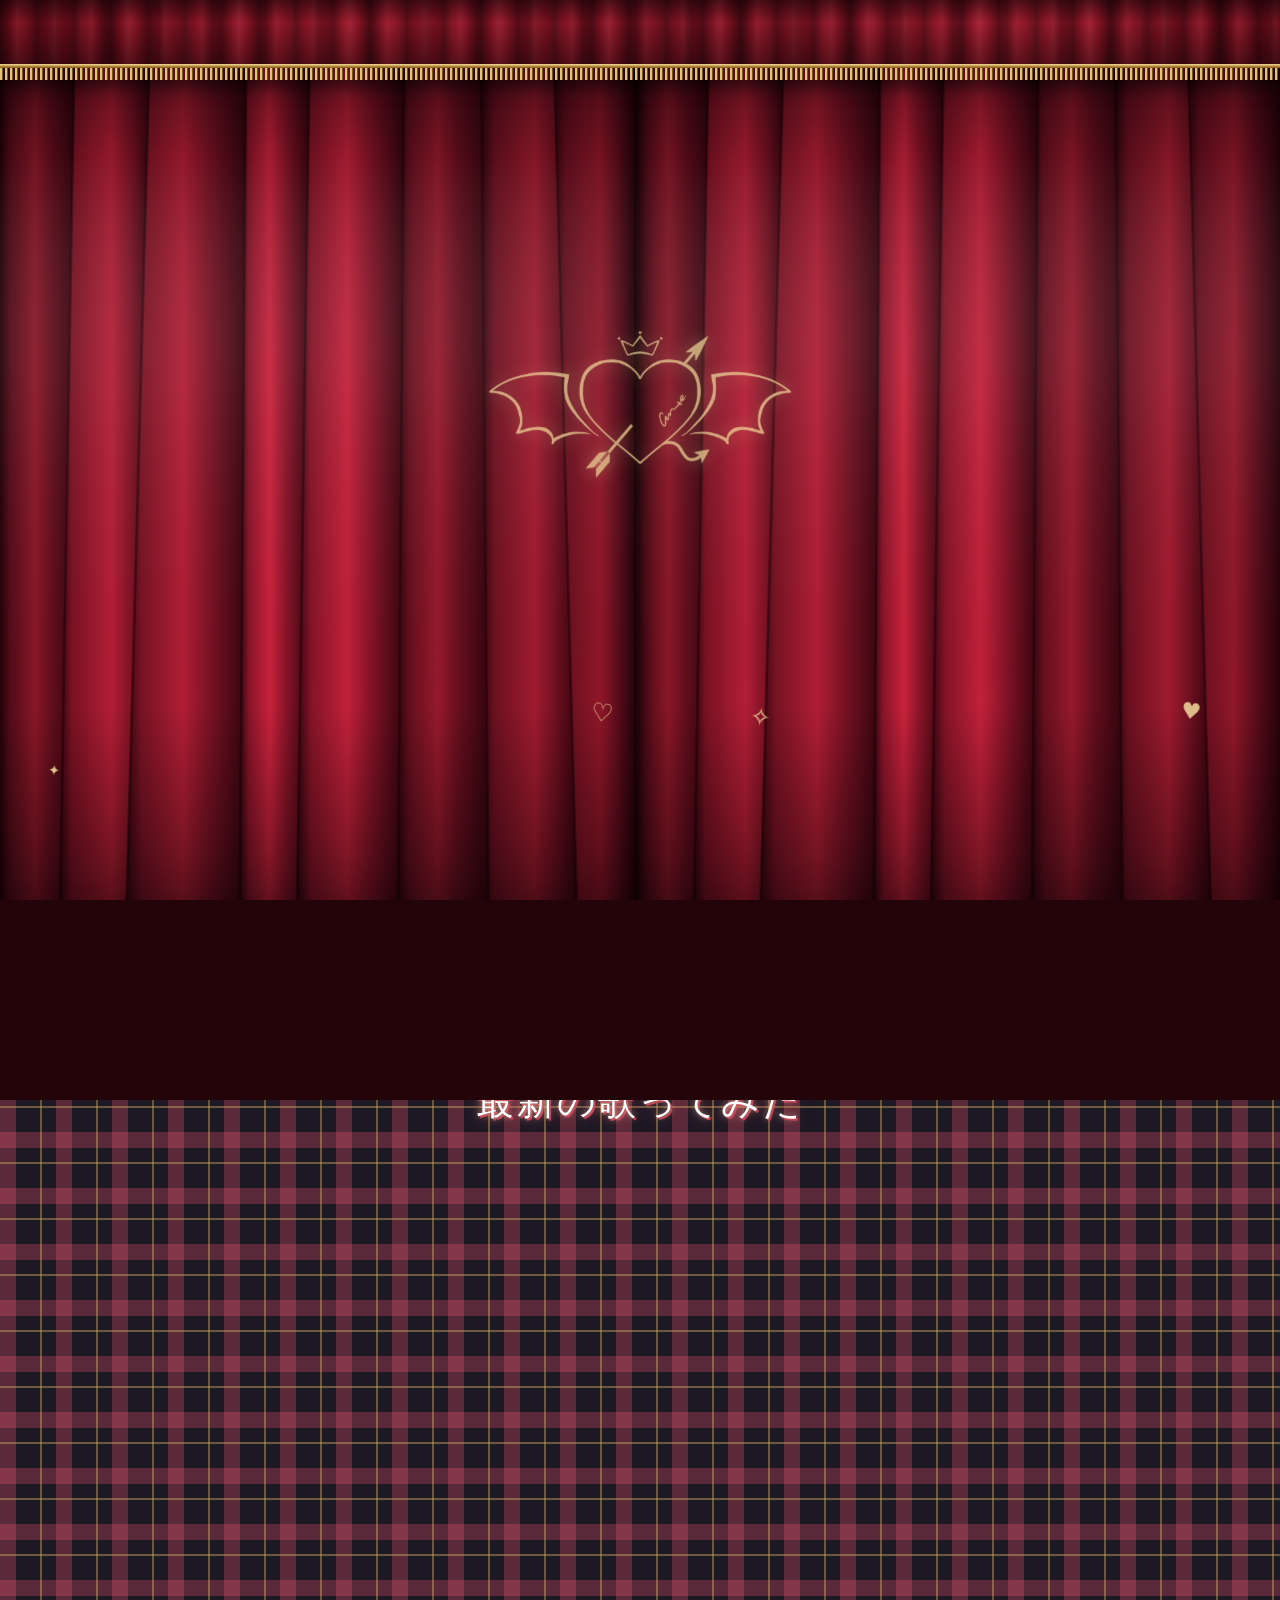
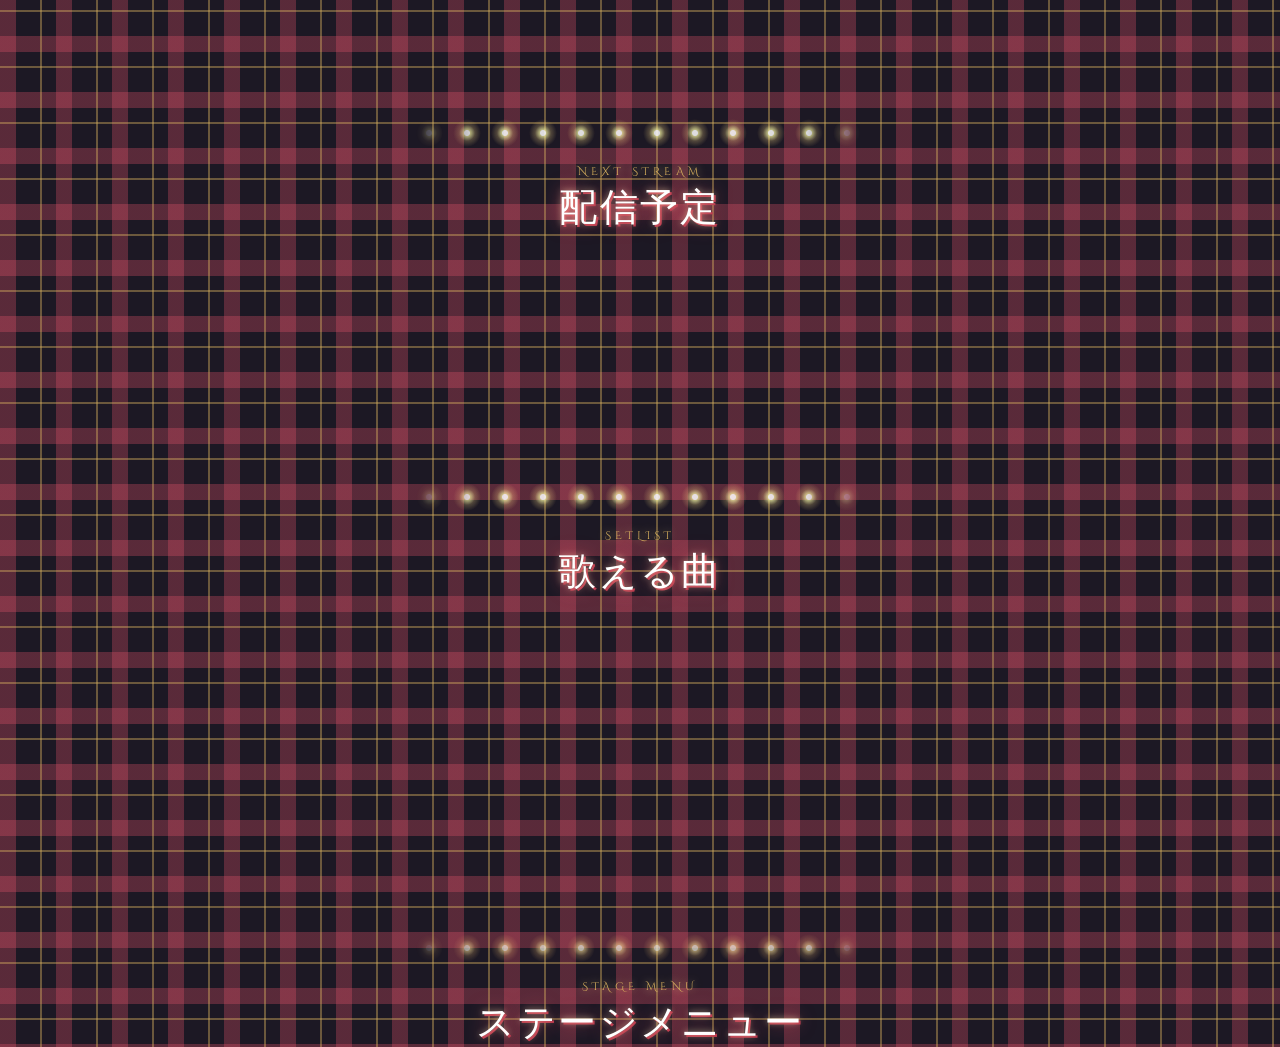
<file: index.html>
<!doctype html>
<html lang="ja">
<head>
<meta charset="utf-8">
<meta name="viewport" content="width=device-width,initial-scale=1,viewport-fit=cover">
<title>あんて｡ OFFICIAL STAGE</title>
<meta name="description" content="雑談×ゲーム｜史上最強のエンジョイ勢・あんて｡の公式サイト。配信予定、歌える曲、リクエスト、最新の歌ってみたはここから。">
<meta name="theme-color" content="#2f2a3a">
<meta name="apple-mobile-web-app-capable" content="yes">
<meta name="mobile-web-app-capable" content="yes">
<meta name="apple-mobile-web-app-title" content="あんて｡">
<meta name="apple-mobile-web-app-status-bar-style" content="black-translucent">
<link rel="canonical" href="https://ante-stage.github.io/">
<meta property="og:type" content="website">
<meta property="og:site_name" content="あんて｡ OFFICIAL STAGE">
<meta property="og:title" content="あんて｡ OFFICIAL STAGE">
<meta property="og:description" content="雑談×ゲーム｜史上最強のエンジョイ勢・あんて｡の公式サイト。配信予定、歌える曲、リクエスト、最新の歌ってみたはここから。">
<meta property="og:url" content="https://ante-stage.github.io/">
<meta property="og:image" content="https://ante-stage.github.io/img/og.png">
<meta property="og:locale" content="ja_JP">
<meta name="twitter:card" content="summary_large_image">
<meta name="twitter:image" content="https://ante-stage.github.io/img/og.png">
<link rel="manifest" href="manifest.webmanifest?v=20261019b">
<link rel="icon" href="icon-192.png?v=20261019b">
<link rel="apple-touch-icon" href="apple-touch-icon.png?v=20261019b">
<link rel="preconnect" href="https://fonts.googleapis.com">
<link rel="preconnect" href="https://fonts.gstatic.com" crossorigin>
<link href="https://fonts.googleapis.com/css2?family=Dela+Gothic+One&family=M+PLUS+Rounded+1c:wght@500;700;800&family=Cinzel+Decorative:wght@700&display=swap" rel="stylesheet">
<script>try{if(sessionStorage.getItem('ptin')==='1')document.documentElement.classList.add('pt-in')}catch(e){}</script>
<link rel="stylesheet" href="assets/site.css?v=20261114c">
</head>
<body data-page="home">

<div id="opening" role="button" aria-label="タップしてスタート">
  <div class="stage"><div class="spot"></div><div class="pool"></div><div class="fig"><img src="img/ante.png" alt="" width="1000" height="1500"></div></div>
  <div class="curtain l"></div><div class="curtain r"></div>
  <div class="beam a"></div><div class="beam b"></div>
  <div class="fx" id="fx"></div>
  <div class="logo">
    <div class="kicker">♛ IDOL STAGE ♛</div>
    <img class="em" src="img/logo-gold.png" alt="">
    <div class="nm" aria-label="あんて。"><span>あ</span><span>ん</span><span>て</span><span>｡</span></div>
    <div class="sub">OFFICIAL STAGE</div>
  </div>
  <div class="flash"></div>
  <div class="tap">TAP TO START</div>
</div>
</div>
<main id="main">
<section class="hero pg" aria-label="あんて｡">
  <div class="vis">
    <div class="cone"></div><div class="halo"></div>
    <img class="emblem" src="img/logo-gold.png" alt="あんて｡のロゴ">
    <div class="photo" data-zoom="img/ante.png"><img src="img/ante.png" alt="あんて｡のイラスト" width="1000" height="1500"><span class="tag">TAP ♡</span></div>
    <div class="floor"></div>
  </div>
  <div class="txt">
    <div class="marq" aria-hidden="true"><i></i><i></i><i></i><i></i><i></i><i></i><i></i></div>
    <div class="kick">♛ OFFICIAL STAGE ♛</div>
    <h1 class="name">あんて｡</h1>
    <p class="tagline">雑談×ゲーム｜史上最強のエンジョイ勢</p>
    <div class="acts"><a class="btn" id="liveBtn" href="#" target="_blank" rel="noopener"><span class="mr">▶</span><span class="mt">Mirrativで配信を見に行く<small>ミラティブ（配信アプリ）で開きます</small></span></a></div>
    <div class="qmenu"><a href="schedule.html">配信予定</a><a href="songs.html">歌える曲</a><a href="profile.html">プロフィール</a><a href="news.html">ニュース</a></div>
    <div class="scrollhint" aria-hidden="true">SCROLL ▼</div>
  </div>
</section>
<div class="ticker" aria-hidden="true"><div>
  <span>♛ ANTE OFFICIAL STAGE ♛</span><span>雑談 × ゲーム</span><span>♡ 歌ってみた 投稿中 ♡</span><span>#あんてに届け</span><span>#おいあんて</span><span>➶ 史上最強のエンジョイ勢 ➶</span>
  <span>♛ ANTE OFFICIAL STAGE ♛</span><span>雑談 × ゲーム</span><span>♡ 歌ってみた 投稿中 ♡</span><span>#あんてに届け</span><span>#おいあんて</span><span>➶ 史上最強のエンジョイ勢 ➶</span>
</div></div>
<div class="pg">
  <section class="sec" id="song">
    <div class="h"><small>NEW SONG</small><h2>最新の歌ってみた</h2></div>
    <div class="card yt rv" id="ytBox"><div class="yt-fr"><iframe id="ytFrame" title="最新の歌ってみた" loading="lazy" allow="accelerometer; clipboard-write; encrypted-media; gyroscope; picture-in-picture; web-share" allowfullscreen referrerpolicy="strict-origin-when-cross-origin"></iframe></div><div class="yt-cap"><span><b id="pickTitle"></b><small id="pickSub"></small></span><a id="pickCard" href="#" target="_blank" rel="noopener">YouTubeで開く ›</a></div>
    <div class="row-btn"><a class="btn ghost sm" href="covers.html">他の歌ってみたも見る ›</a></div></div>
  </section>
  <section class="sec" id="next">
    <div class="h"><small>NEXT STREAM</small><h2>配信予定</h2></div>
    <div class="card rv"><ol class="wl" id="homeSched"></ol>
      <div class="row-btn"><a class="btn ghost sm" href="schedule.html">すべての予定を見る ›</a></div></div>
  </section>
  <section class="sec" id="newsHome" hidden>
    <div class="h"><small>NEWS</small><h2>お知らせ</h2></div>
    <div class="card rv"><ul class="nl" id="homeNews"></ul>
      <div class="row-btn"><a class="btn ghost sm" href="news.html">お知らせをもっと見る ›</a></div></div>
  </section>
  <section class="sec" id="setlist">
    <div class="h"><small>SETLIST</small><h2>歌える曲</h2></div>
    <div class="card rv">
      <div class="stat"><b id="songCount">—</b><span>曲 歌えます</span></div>
      <p class="note" id="reqNote" style="margin:0 0 4px">聴きたい曲を、そっと送ってね</p>
      <div class="row-btn"><a class="btn" href="songs.html">曲リストを見る</a><a class="btn ghost" href="songs.html#request">リクエストする</a></div>
    </div>
  </section>
  <section class="sec" id="menu">
    <div class="h"><small>STAGE MENU</small><h2>ステージメニュー</h2></div>
    <nav class="menu" aria-label="ページ一覧">
      <a class="rv" data-g="♡" href="profile.html"><small>PROFILE</small><b>プロフィール</b><span>あんて｡のこと</span></a>
      <a class="rv" data-g="◷" href="schedule.html"><small>SCHEDULE</small><b>配信予定</b><span>いつ会えるか</span></a>
      <a class="rv" data-g="♪" href="songs.html"><small>SONGS</small><b>歌える曲</b><span>リクエストもここ</span></a>
      <a class="rv" data-g="✦" href="news.html"><small>NEWS</small><b>ニュース</b><span>注目ポストとリンク</span></a>
    </nav>
  </section>
</div>
</main>

<script src="assets/site.js?v=20261120a" defer></script>
</body>
</html>
</file>
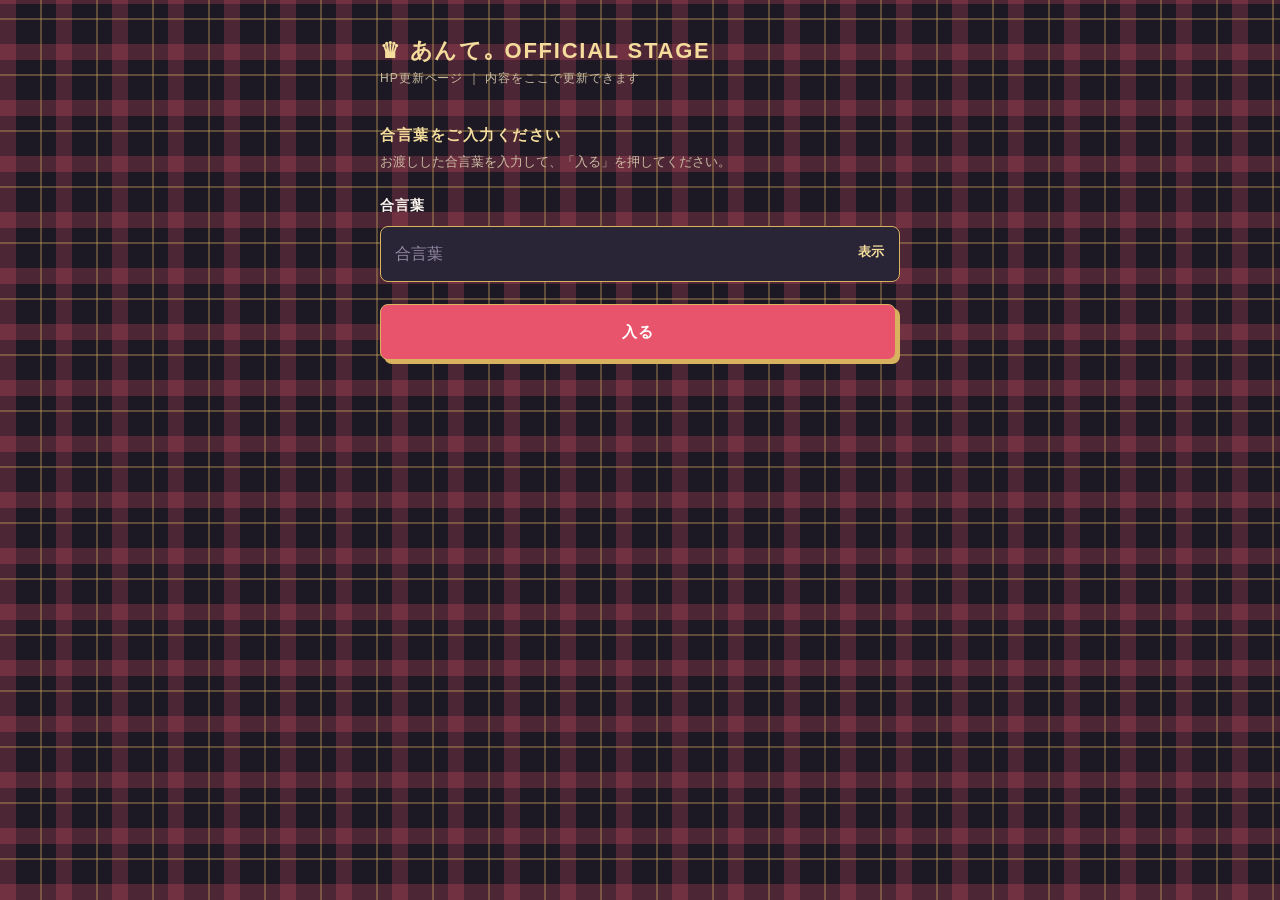
<file: admin/index.html>
<!doctype html>
<html lang="ja">
<head>
<link rel="preconnect" href="https://fonts.googleapis.com"><link rel="preconnect" href="https://fonts.gstatic.com" crossorigin><link href="https://fonts.googleapis.com/css2?family=Zen+Maru+Gothic:wght@700&display=swap" rel="stylesheet">
<meta charset="utf-8">
<meta name="viewport" content="width=device-width,initial-scale=1,viewport-fit=cover">
<meta name="robots" content="noindex,nofollow">
<meta name="build" content="20261114c">
<meta name="theme-color" content="#2f2a3a">
<meta name="apple-mobile-web-app-capable" content="yes">
<meta name="mobile-web-app-capable" content="yes">
<meta name="apple-mobile-web-app-title" content="あんて｡管理">
<meta name="apple-mobile-web-app-status-bar-style" content="black-translucent">
<link rel="manifest" href="manifest.webmanifest">
<link rel="icon" href="icon-192.png?v=3">
<link rel="apple-touch-icon" href="apple-touch-icon.png?v=3">
<title>HP更新ページ | あんて｡ OFFICIAL STAGE</title>
<style>
:root{--ink:#fff8f1;--sub:#c9baa2;--gold:#d9b25f;--gold-l:#f3dc9c;--red:#e8546b;--red-d:#b8334a;--rule:rgba(243,220,156,.22);--field:#2a2536;--panel:rgba(255,255,255,.05);--err:#ff9db0;--ok:#7fdca6;--black-d:#1c1824;
  --sans:"Hiragino Sans","Hiragino Kaku Gothic ProN","Noto Sans JP","Yu Gothic",Meiryo,sans-serif;--maru:"Hiragino Maru Gothic ProN","Zen Maru Gothic",var(--sans);color-scheme:dark}
*,*::before,*::after{box-sizing:border-box;margin:0;padding:0}
html{-webkit-text-size-adjust:100%}
body{background:linear-gradient(180deg,#2a2536,#1c1824 70%);background-color:#1c1824;color:var(--ink);font-family:var(--sans);line-height:1.7;min-height:100vh;-webkit-font-smoothing:antialiased}
.wrap{width:min(520px,100% - 40px);margin-inline:auto;padding:calc(36px + env(safe-area-inset-top)) 0 calc(64px + env(safe-area-inset-bottom))}
button{font-family:var(--maru)}
h1{font-family:var(--maru);font-weight:700;font-size:22px;letter-spacing:.08em;color:var(--gold-l);line-height:1.4}
h1 small{display:block;font-size:12px;font-weight:500;letter-spacing:.08em;color:var(--sub);margin-top:2px;line-height:1.6}
.card{margin-top:36px}
.card>h2,.sec-top h2{font-family:var(--maru);font-weight:700;font-size:15px;letter-spacing:.1em;color:var(--gold-l);line-height:1.5}
.card>h2{margin-bottom:4px}
.sec-top{display:flex;justify-content:space-between;align-items:center;gap:10px;flex-wrap:wrap}
.hint{font-size:12.5px;color:var(--sub);line-height:1.75;margin:6px 0 0}
label{display:block;font-family:var(--maru);font-weight:700;font-size:14px;letter-spacing:.08em;margin:18px 0 8px;color:var(--ink)}
.opt{font-family:var(--sans);font-weight:400;font-size:11.5px;color:var(--sub);margin-left:8px;letter-spacing:0}
input,textarea,select{display:block;width:100%;height:52px;padding:0 14px;border:1.5px solid var(--gold);border-radius:8px;background:var(--field);color:#fff;font:inherit;font-size:16px;-webkit-appearance:none;appearance:none}
input[type=date]{text-align:left}
textarea{height:auto;min-height:140px;padding:12px 14px;line-height:1.7;resize:vertical}
select{background-image:linear-gradient(45deg,transparent 50%,var(--gold) 50%),linear-gradient(135deg,var(--gold) 50%,transparent 50%);background-position:calc(100% - 20px) 50%,calc(100% - 14px) 50%;background-size:6px 6px;background-repeat:no-repeat;padding-right:36px}
input:focus,textarea:focus,select:focus{outline:2px solid var(--gold-l);outline-offset:2px}
input:disabled{opacity:.4}
::placeholder{color:#8f87a0}
.row{display:grid;grid-template-columns:1fr 1fr;gap:12px}
.row label{margin-top:18px}
.btn{display:inline-flex;align-items:center;justify-content:center;height:52px;padding:0 20px;border-radius:8px;font-weight:700;font-size:15px;letter-spacing:.1em;background:var(--red);color:#fff;border:1.5px solid var(--gold);box-shadow:4px 4px 0 var(--gold);cursor:pointer;text-decoration:none;transition:transform .12s,box-shadow .12s}
.btn:active{transform:translate(3px,3px);box-shadow:1px 1px 0 var(--gold)}
.btn:disabled{opacity:.5}
.btn.sub{background:transparent;color:var(--ink);box-shadow:none;border-color:var(--gold)}
.btn.sub:active{transform:none;opacity:.7}
.btn.sm{height:36px;padding:0 14px;font-size:13px;letter-spacing:.04em}
.btn.sub.sm{border-color:rgba(217,178,95,.6)}
.full{width:calc(100% - 4px);margin-top:22px}
.msg{margin-top:14px;min-height:1.7em;font-size:14px;font-weight:600;line-height:1.6}
.msg.err{color:var(--err)}.msg.ok{color:var(--ok)}
.tabs{display:flex;flex-wrap:wrap;gap:8px;margin-top:24px}
.tabs button{position:relative;flex:1 1 calc(33.3% - 8px);height:44px;border-radius:8px;border:1.5px solid var(--rule);background:rgba(255,255,255,.06);color:var(--ink);font-weight:700;font-size:13.5px;letter-spacing:.04em;cursor:pointer;white-space:nowrap}
.tabs button.on{background:var(--red);border-color:var(--gold);box-shadow:3px 3px 0 var(--gold);color:#fff}
.tabs .n{position:absolute;top:-8px;right:-4px;min-width:20px;height:20px;padding:0 6px;border-radius:99px;background:var(--gold);color:var(--black-d);font-family:var(--sans);font-size:11px;font-weight:800;line-height:20px;text-align:center}
.tab{display:none}.tab.on{display:block}
ul.list{list-style:none;margin-top:10px}
ul.list li{display:flex;gap:12px;align-items:center;justify-content:space-between;padding:14px 0;border-bottom:1px solid var(--rule);min-width:0}
ul.list li:first-child{border-top:1px solid var(--rule)}
ul.list .m{min-width:0;flex:1}
ul.list .t{font-family:var(--maru);font-weight:700;font-size:15px;letter-spacing:.03em;overflow-wrap:anywhere;line-height:1.6}
ul.list .s{font-size:12.5px;color:var(--sub);overflow-wrap:anywhere;word-break:break-all;margin-top:2px;line-height:1.7}
ul.list li.past{opacity:.45}
ul.list li.done .t,ul.list li.done .s{opacity:.55;text-decoration:line-through}
ul.list li.rq{align-items:flex-start}
.acts{display:flex;gap:6px;flex:none;flex-wrap:wrap;justify-content:flex-end}
.rq .acts{flex-direction:column;align-items:stretch}
.tg{display:inline-block;font-family:var(--sans);font-size:11px;font-weight:700;padding:0 8px;border-radius:99px;background:rgba(217,178,95,.22);color:var(--gold-l);margin-right:6px;vertical-align:1px;line-height:1.7}
.tg.off{background:rgba(255,255,255,.16);color:#ddd}.tg.memo{background:rgba(232,84,107,.3);color:#ffd0d8}
ul.list li.hid .m,ul.list li.hid .th{opacity:.45}
ul.list li.stk{flex-direction:column;align-items:stretch;gap:12px;padding:16px 0}
.stk .acts{flex-wrap:nowrap;justify-content:stretch;gap:8px}
.stk .acts .btn{flex:1 1 0;min-width:0;padding:0 6px;height:42px;font-size:13.5px;letter-spacing:.02em}
.stk .acts .btn.main{flex:2 1 0}
.cvt{display:flex;gap:12px;align-items:center}
.cvt .th{flex:none;width:112px;aspect-ratio:16/9;object-fit:cover;border-radius:8px;border:1.5px solid var(--rule);background:#000}
.tgs{display:block;margin-bottom:4px;line-height:1.9}.tgs:empty{display:none}
.cvt .lk{display:inline-block;margin-top:2px;font-size:12px;color:var(--gold-l)}
.tg.pin{background:var(--red);color:#fff}.tg.hide{background:rgba(255,255,255,.16);color:#ddd}
.empty{display:block!important;text-align:center;color:var(--sub);padding:18px 8px!important;font-size:13.5px;border-bottom:0!important}
.switch{display:flex;align-items:center;justify-content:space-between;gap:12px;margin-top:24px;padding:14px 16px;border-radius:8px;background:var(--panel);border:1.5px solid var(--rule);font-family:var(--maru);font-weight:700;font-size:14px;letter-spacing:.06em}
.switch small{display:block;font-family:var(--sans);font-weight:400;font-size:12px;color:var(--sub);letter-spacing:.02em}
.toggle{position:relative;flex:none;width:56px;height:32px;border-radius:16px;padding:0;background:rgba(255,255,255,.18);border:0;cursor:pointer;transition:background .15s}
.toggle::after{content:"";position:absolute;top:3px;left:3px;width:26px;height:26px;border-radius:50%;background:#fff;box-shadow:0 1px 3px rgba(0,0,0,.4);transition:transform .15s}
.toggle[aria-checked="true"]{background:var(--red)}
.toggle[aria-checked="true"]::after{transform:translateX(24px)}
#gate{margin-top:36px}
#gate .pw{position:relative}
#gate .pw input{padding-right:70px}
#gate .eye{position:absolute;right:4px;top:8px;height:36px;padding:0 12px;border:0;background:none;color:var(--gold-l);font-weight:700;font-size:13px;cursor:pointer}
.now{margin-top:24px;padding:14px 16px;border-radius:12px;background:var(--panel);border:1.5px solid var(--gold)}
.now__lbl{font-size:12px;font-weight:700;color:var(--sub)}
.now__val{margin-top:2px;font-family:var(--maru);font-weight:700;font-size:16px;line-height:1.5}
.now__val small{display:block;font-family:var(--sans);font-weight:400;font-size:12px;color:var(--sub)}
.now.empty .now__val{color:var(--sub);font-size:14px}
.now .btn{margin-top:12px}
.sch{display:grid;gap:8px;margin-top:18px}
.schRow{display:grid;grid-template-columns:52px 1fr;gap:8px;align-items:start;padding:10px;border-radius:12px;background:var(--panel);border:1.5px solid var(--rule)}
.schRow.today{border-color:var(--gold)}
.schDay{display:grid;place-items:center;height:52px;border-radius:10px;background:#1c1824;border:1.5px solid var(--rule);font-family:var(--maru);font-weight:700;font-size:15px;line-height:1.15;text-align:center}
.schDay small{display:block;font-family:var(--sans);font-size:11px;color:var(--sub)}
.schDay.sat{color:#8ec5ff}.schDay.sun{color:#ff9db0}
.schF{display:grid;gap:6px;min-width:0}
.schF input[type=text]{height:40px;font-size:15px}
.schTop{display:flex;gap:6px;align-items:center}
.schTop input{flex:1;min-width:0}
.schOff{flex:none;display:flex;align-items:center;gap:6px;margin:0;font-family:var(--sans);font-size:12.5px;font-weight:600;color:var(--sub);letter-spacing:0;cursor:pointer;white-space:nowrap}
.schOff input{-webkit-appearance:none;appearance:none;width:20px;height:20px;padding:0;margin:0;flex:none;border-radius:6px;border:1.5px solid var(--gold);background:var(--field);position:relative;cursor:pointer}
.schOff input:checked{background:var(--red)}
.schOff input:checked::after{content:"";position:absolute;left:6px;top:1.5px;width:5px;height:10px;border:solid #fff;border-width:0 2px 2px 0;transform:rotate(45deg)}
.schRow.off .schF input[type=text]{opacity:.4}
details.acc{margin-top:14px;border:1.5px solid var(--rule);border-radius:12px;background:var(--panel);overflow:hidden}
details.acc[open]{border-color:var(--gold)}
details.acc>summary{list-style:none;cursor:pointer;display:flex;align-items:center;justify-content:space-between;gap:12px;padding:16px 16px;min-height:64px}
details.acc>summary::-webkit-details-marker{display:none}
details.acc>summary::after{content:"";flex:none;width:10px;height:10px;border-right:2.5px solid var(--gold);border-bottom:2.5px solid var(--gold);transform:rotate(45deg);margin:-4px 4px 0 0;transition:transform .15s}
details.acc[open]>summary::after{transform:rotate(-135deg);margin:4px 4px 0 0}
details.acc .ttl{font-family:var(--maru);font-weight:700;font-size:16px;letter-spacing:.04em;color:var(--gold-l);line-height:1.5}
details.acc .ttl small{display:block;font-family:var(--sans);font-weight:400;font-size:12px;color:var(--sub);letter-spacing:.02em}
.accb{padding:4px 16px 20px;border-top:1px solid var(--rule)}
details.more{margin-top:40px}
details.more>summary{list-style:none;cursor:pointer;text-align:center;padding:14px 12px;border-radius:8px;border:1.5px solid var(--rule);color:var(--gold-l);font-family:var(--maru);font-weight:700;font-size:13.5px;letter-spacing:.04em}
details.more>summary::-webkit-details-marker{display:none}
.foot{margin-top:48px;display:flex;justify-content:space-between;gap:12px;font-size:12.5px}
.foot a,.foot button{color:var(--sub);background:none;border:0;height:auto;font:inherit;letter-spacing:.06em;text-decoration:underline;cursor:pointer;padding:6px 0}
@media(max-width:380px){.tabs button{font-size:12.5px;flex-basis:calc(33.3% - 8px)}}

[hidden]{display:none!important}
/* ===== タッチパネル方式 ===== */
body.menu{background-color:#1c1824;background-image:
  repeating-linear-gradient(90deg,transparent 0 40px,rgba(217,178,95,.34) 40px 42px,transparent 42px 56px),
  repeating-linear-gradient(0deg,transparent 0 40px,rgba(217,178,95,.34) 40px 42px,transparent 42px 56px),
  repeating-linear-gradient(90deg,rgba(232,84,107,.24) 0 16px,transparent 16px 56px),
  repeating-linear-gradient(0deg,rgba(232,84,107,.24) 0 16px,transparent 16px 56px);background-attachment:fixed}
body.menu .panelHead{text-shadow:0 2px 10px #1c1824,0 0 4px #1c1824}
body.menu .panel button{background-color:#2a2433}
.panelHead{margin-top:26px;font-family:var(--maru);font-weight:700;font-size:20px;letter-spacing:.1em;color:var(--gold-l);text-align:center}
.panelHead small{display:block;font-family:var(--sans);font-weight:400;font-size:12.5px;letter-spacing:.04em;color:var(--sub);margin-top:2px}
.panel{display:grid;grid-template-columns:1fr 1fr;gap:14px;margin-top:24px}
.panel button{position:relative;display:flex;flex-direction:column;align-items:center;justify-content:center;gap:6px;min-height:136px;padding:14px 8px;border-radius:16px;border:2px solid var(--gold);background:linear-gradient(180deg,rgba(232,84,107,.28),rgba(232,84,107,.12));color:var(--ink);box-shadow:5px 5px 0 var(--gold);cursor:pointer;text-align:center}
.panel button:active{transform:translate(4px,4px);box-shadow:1px 1px 0 var(--gold)}
.panel .ic{font-size:34px;line-height:1;color:var(--gold-l)}
.panel .lb{font-family:var(--maru);font-weight:700;font-size:19px;letter-spacing:.06em;line-height:1.3}
.panel .st{font-family:var(--sans);font-size:12.5px;color:var(--sub);line-height:1.4}
.panel .n{position:absolute;top:-10px;right:-6px;min-width:26px;height:26px;padding:0 8px;border-radius:99px;background:var(--gold);color:var(--black-d);font-family:var(--sans);font-size:14px;font-weight:800;line-height:26px;text-align:center}
.panel .wide{grid-column:1/-1;min-height:96px;flex-direction:row;gap:14px}
.backbar{position:sticky;top:0;z-index:20;margin:0 -20px;padding:calc(10px + env(safe-area-inset-top)) 20px 10px;background:rgba(28,24,36,.96);border-bottom:1px solid var(--rule);display:flex;align-items:center;gap:12px}
.backbar .btn{height:52px;flex:none;box-shadow:3px 3px 0 var(--gold);padding:0 18px;font-size:16px}
.backbar b{font-family:var(--maru);font-size:18px;letter-spacing:.06em;color:var(--gold-l)}
.chips2{display:flex;flex-wrap:wrap;gap:10px;margin-top:10px}
.chips2 button{height:52px;padding:0 20px;border-radius:99px;border:2px solid var(--rule);background:rgba(255,255,255,.06);color:var(--ink);font-weight:700;font-size:16px;cursor:pointer}
.chips2 button.on{background:var(--red);border-color:var(--gold);box-shadow:3px 3px 0 var(--gold);color:#fff}
.btn{height:56px}
.btn.sm{height:42px}
input,select{height:56px}
.schF input[type=text]{height:46px}

.avBox{display:grid;justify-items:center;gap:6px;margin-top:10px}
#avCv{width:100%;max-width:280px;aspect-ratio:1/1;border-radius:50%;border:3px solid var(--gold);box-shadow:0 0 0 4px var(--black-d),0 0 0 7px var(--red),0 0 22px rgba(232,84,107,.35);background:var(--field);touch-action:none;cursor:grab;margin:10px 0 14px}
.avZw{width:100%;max-width:300px;margin-top:6px}
.avZl{display:flex;justify-content:space-between;font-family:var(--maru);font-size:13px;font-weight:700;letter-spacing:.08em;color:var(--sub);padding:0 2px}
#avZ{-webkit-appearance:none;appearance:none;display:block;width:100%;height:34px;margin:2px 0 0;padding:0;border:0;border-radius:0;background:transparent;box-shadow:none}
#avZ::-webkit-slider-runnable-track{height:8px;border-radius:4px;background:linear-gradient(90deg,var(--gold),var(--red))}
#avZ::-webkit-slider-thumb{-webkit-appearance:none;width:30px;height:30px;margin-top:-11px;border-radius:50%;background:var(--ink);border:3px solid var(--gold);box-shadow:0 2px 8px rgba(0,0,0,.55)}
#avZ::-moz-range-track{height:8px;border-radius:4px;background:linear-gradient(90deg,var(--gold),var(--red))}
#avZ::-moz-range-thumb{width:24px;height:24px;border-radius:50%;background:var(--ink);border:3px solid var(--gold);box-shadow:0 2px 8px rgba(0,0,0,.55)}
.avPad{display:grid;grid-template-columns:repeat(3,58px);grid-template-rows:repeat(3,52px);gap:6px;margin-top:14px;justify-content:center}
.avPad button{border:1.5px solid var(--gold);border-radius:10px;background:var(--field);color:var(--gold-l);font-size:22px;line-height:1;cursor:pointer;touch-action:manipulation;-webkit-user-select:none;user-select:none}
.avPad button:active{background:var(--red);color:#fff}
.avPad .u{grid-column:2;grid-row:1}.avPad .l{grid-column:1;grid-row:2}.avPad .r{grid-column:3;grid-row:2}.avPad .d{grid-column:2;grid-row:3}
.avPad i{grid-column:2;grid-row:2;display:grid;place-items:center;font-style:normal;font-family:var(--maru);font-size:11px;font-weight:700;letter-spacing:.06em;color:var(--sub)}
.avBtns{display:grid;gap:14px;width:100%;max-width:340px;margin-top:18px}
.avBtns .btn{width:calc(100% - 4px);height:54px;margin:0;padding:0 12px;white-space:nowrap;font-size:16px}
.avBtns .btn.sm{height:46px;font-size:14px}
</style>
</head>
<body>
<div class="wrap">
<header><h1>♛ あんて｡ OFFICIAL STAGE<small>HP更新ページ ｜ 内容をここで更新できます</small></h1></header>

<div id="gate" class="card">
  <h2>合言葉をご入力ください</h2>
  <p class="hint">お渡しした合言葉を入力して、「入る」を押してください。</p>
  <label for="pass" style="margin-top:20px">合言葉</label>
  <div class="pw"><input id="pass" type="password" autocomplete="current-password" placeholder="合言葉"><button type="button" class="eye" id="eye">表示</button></div>
  <button class="btn full" id="enter">入る</button>
  <p class="msg" id="gateMsg"></p>
</div>

<div id="app" hidden>
  <p class="panelHead" id="panelHead">♛ 管理メニュー<small>更新したい項目を選んでください</small></p>
  <div class="panel" id="panel">
    <button data-t="sch"><span class="ic">◷</span><span class="lb">配信予定</span><span class="st" id="tlSch"></span></button>
    <button data-t="song"><span class="ic">♪</span><span class="lb">歌える曲</span><span class="st" id="tlSong"></span></button>
    <button data-t="cover"><span class="ic">▶</span><span class="lb">歌ってみた</span><span class="st" id="tlCover"></span></button>
    <button data-t="news"><span class="ic">✦</span><span class="lb">お知らせ</span><span class="st" id="tlNews"></span></button>
    <button data-t="req"><span class="ic">♬</span><span class="lb">リクエスト</span><span class="n" id="reqN" hidden>0</span><span class="st" id="tlReq"></span></button>
    <button data-t="post"><span class="ic">✕</span><span class="lb">注目ポスト</span><span class="st" id="tlPost"></span></button>
    <button data-t="site" class="wide"><span class="ic">♡</span><span class="lb">プロフィール・リンク<span class="st" style="display:block">キャッチフレーズ・誕生日・SNSのURLなど</span></span></button>
  </div>
  <div class="backbar" id="backbar" hidden><button class="btn sub" id="backBtn" type="button">‹ もどる</button><b id="backTitle"></b></div>

  <!-- 配信予定 -->
  <section class="tab" id="tab-sch">
    <div class="now" id="schNow">
      <p class="now__lbl">いまHPに載っている予定</p>
      <p class="now__val" id="schNowVal">確認中…</p>
      <button class="btn sub sm" id="schClear" type="button" hidden>🗑 HPから予定を消す</button>
    </div>
    <div class="card" style="margin-top:28px">
      <label for="wStart" style="margin-top:0">はじまりの日</label><input id="wStart" type="date">
      <p class="hint">選んだ日から7日分の予定を入力できます。</p>
      <button class="btn sub" id="wCopy" type="button" style="width:100%;margin-top:14px;box-shadow:none">↺ 先週と同じ内容を入れる</button>
      <p class="hint">1週間前の同じ曜日の予定を、下の欄にコピーします。直してから「HPに載せる」を押すまでは、サイトは変わりません。</p>
    </div>
    <div class="sch" id="wRows"></div>
    <div class="card" style="margin-top:28px">
      <label for="wNote" style="margin-top:0">今週のひとこと<small class="opt">なしでもOK</small></label>
      <input id="wNote" maxlength="100" placeholder="例：今週は夜ふかし多めです">
    </div>
    <button class="btn full" id="wSave" type="button">この内容でHPに載せる</button>
    <p class="msg" id="wMsg" role="status"></p>
    <div class="card" style="margin-top:36px">
      <h2>予定表の画像</h2>
      <p class="hint">上の入力から、Xに投稿できる予定表の画像を作ります。HPに載せる操作とは別です。</p>
      <button class="btn sub full" id="schMake" type="button" style="box-shadow:none;width:100%">予定表の画像をつくる</button>
      <div id="schOut" hidden style="margin-top:20px">
        <img id="schImg" alt="予定表の画像" style="display:block;width:100%;height:auto;border-radius:12px;border:1.5px solid var(--gold)">
        <div class="row" style="margin-top:14px"><button class="btn sub" id="schAgain" type="button" style="box-shadow:none">直す</button><button class="btn" id="schShare" type="button">保存・Xに投稿</button></div>
        <p class="hint">画像を長押ししても保存できます。入力した内容を変えたら、もう一度「予定表の画像をつくる」を押してください。</p>
      </div>
      <p class="msg" id="schMsg" role="status"></p>
    </div>

    <details class="more">
      <summary>1件ずつ追加する・登録済みの予定を見る</summary>
      <div class="card">
        <h2>配信予定を1件ずつ追加</h2>
        <div class="row"><div><label for="sDate">日付</label><input id="sDate" type="date"></div><div><label for="sTime">開始時間</label><input id="sTime" type="text" maxlength="12" value="21:00〜"></div></div>
        <label for="sTitle">内容</label><input id="sTitle" maxlength="100" placeholder="例：深夜の歌枠">
        <label for="sNote">ひとこと（任意）</label><input id="sNote" maxlength="200" placeholder="例：リクエスト受付中です">
        <label for="sTag">種類</label>
        <select id="sTag"><option>雑談</option><option>ゲーム</option><option>歌枠</option><option>コラボ</option><option>お知らせ</option></select>
        <button class="btn full" id="sAdd">追加する</button>
        <p class="msg" id="sMsg" role="status"></p>
      </div>
      <div class="card"><h2>登録済みの予定</h2><p class="hint" style="margin-bottom:4px">過ぎた予定は、サイトには表示されません。</p><ul class="list" id="sList"></ul></div>
    </details>
  </section>

  <!-- 歌える曲 -->
  <section class="tab" id="tab-song">
    <div class="card">
      <h2>1曲ずつ追加</h2>
      <input id="oneTitle" maxlength="120" autocomplete="off" placeholder="曲名（必須）　例）神っぽいな">
      <input id="oneArtist" maxlength="80" autocomplete="off" placeholder="アーティスト（なくてもOK）" style="margin-top:8px">
      <select id="oneGenre" aria-label="ジャンル" hidden></select>
      <label style="margin-top:14px">ジャンル（選ばなくてもOK）</label><div class="chips2" id="oneChips"></div>
      <button class="btn full" id="oneAdd">この曲を追加</button>
      <p class="hint">追加後もジャンルは残るので、同じジャンルの曲を続けて足せます。</p>
      <p class="msg" id="oneMsg" role="status"></p>
    </div>
    <div class="card">
      <h2>まとめて追加（たくさん足したいとき）</h2>
      <p class="hint">1行に1曲ずつ入力してください。「曲名 / アーティスト」の形で書くと、アーティストも分かれます。「【ボカロ】」のように書いた行は、その下の曲のジャンルになります。Excelやスプレッドシートからコピーして貼り付けることもできます。</p>
      <textarea id="bulk" placeholder="【ボカロ】&#10;神っぽいな / ピノキオピー&#10;【アニソン】&#10;アイドル / YOASOBI"></textarea>
      <p class="hint" id="bPreview"></p>
      <button class="btn full" id="bAdd">貼り付けた曲をリストに追加</button>
      <button class="btn sub full" id="bReplace" style="margin-top:8px">全部入れ替える（上級者向け）</button>
      <p class="msg" id="bMsg" role="status"></p>
    </div>
    <div class="card">
      <div class="sec-top"><h2>いま載っている曲 <span id="songN"></span></h2></div>
      <input id="songQ" placeholder="曲名・アーティストで絞り込み" style="margin:12px 0 8px">
      <select id="songG" aria-label="ジャンルで絞り込み" style="margin-bottom:4px"></select>
      <p class="hint">「隠す」を押すと、削除せずにサイトだけから外せます。あとで「出す」で戻せます。</p>
      <ul class="list" id="songList"></ul>
      <p class="msg" id="songMsg" role="status"></p>
    </div>
  </section>

  <!-- お知らせ -->
  <section class="tab" id="tab-news">
    <div class="card">
      <h2>お知らせを追加</h2>
      <p class="hint">サイトの「お知らせ」に表示されます。日付と内容を入力して、追加を押してください。新しい日付のものが上に並びます。</p>
      <label for="nDate">日付</label><input id="nDate" type="date">
      <label for="nBody">内容</label><textarea id="nBody" maxlength="500" style="min-height:120px" placeholder="例：今夜21時から歌枠を配信します。ぜひ遊びに来てください。"></textarea>
      <p class="hint" style="text-align:right"><span id="nCnt">0</span> / 500文字</p>
      <button class="btn full" id="nAdd">追加する</button>
      <p class="msg" id="nMsg" role="status"></p>
    </div>
    <div class="card"><h2>登録済みのお知らせ <span id="newsN" style="font-size:13px;opacity:.8"></span></h2><p class="hint">「隠す」を押すと、削除せずにサイトだけから外せます。</p><ul class="list" id="nList"></ul></div>
  </section>

  <!-- リクエスト -->
  <section class="tab" id="tab-req">
    <div class="switch"><div>リクエスト受付<small id="reqState" role="status"></small></div><button class="toggle" id="reqToggle" type="button" role="switch" aria-checked="true" aria-label="リクエスト受付"></button></div>
    <div class="card">
      <div class="sec-top"><h2>届いたリクエスト</h2><button class="btn sub sm" id="reqClear">歌った曲をまとめて消す</button></div>
      <ul class="list" id="reqList"></ul>
    </div>
  </section>

  <!-- 注目ポスト -->
  <section class="tab" id="tab-post">
    <div class="card">
      <h2>注目ポストを追加</h2>
      <p class="hint">ニュースページの「注目ポスト」に載せたい、Xのポストのリンクを貼り付けてください（x.com または twitter.com の「…/status/数字」の形式）。何本でも追加できます。新しく追加したものが先に表示されます。<br>1本も追加しないときは、「注目ポスト」の欄は、サイトに表示されません。</p>
      <input id="pUrl" inputmode="url" placeholder="https://x.com/antevx_/status/1234567890">
      <button class="btn full" id="pAdd">追加する</button>
      <p class="msg" id="pMsg" role="status"></p>
    </div>
    <div class="card"><h2>載せているポスト</h2><ul class="list" id="pList"></ul></div>
  </section>

  <!-- 歌ってみた -->
  <section class="tab" id="tab-cover">
    <div class="card">
      <h2>歌ってみたを追加</h2>
      <p class="hint">YouTubeの動画のURLを貼り付けてください。タイトルは自動で入ります（入らないときは手で入力）。新しく追加したものが先に表示されます。ショート動画は載せなくて大丈夫です。</p>
      <input id="cUrl" inputmode="url" placeholder="https://www.youtube.com/watch?v=…">
      <input id="cTitle" placeholder="タイトル（空欄なら自動で入ります）" style="margin-top:8px">
      <button class="btn full" id="cAdd">追加する</button>
      <p class="msg" id="cMsg" role="status"></p>
    </div>
    <div class="card">
      <div class="sec-top"><h2>載せている歌ってみた <span id="cN" style="font-size:13px;opacity:.8"></span></h2></div>
      <p class="hint" style="margin-top:10px">「ホームに出す」を押した動画が、ホームとニュースの「最新の歌ってみた」に出ます。選ばないときは、一番上の動画が自動で出ます。</p>
      <div id="cSeed" hidden><p class="hint">まだここに登録されていません（サイトには最初の6本が表示されています）。</p><button class="btn full" id="cSeedBtn">いまの6本をここに登録する</button></div>
      <ul class="list" id="cList"></ul>
    </div>
  </section>

  <!-- プロフィール・リンク -->
  <section class="tab" id="tab-site">
    <p class="hint" style="margin:20px 0 0">直したい項目をタップすると開きます。直したら、その項目の「保存する」を押してください。</p>
    <div class="accs">
    <details class="acc" open>
      <summary><span class="ttl">アイコン<small>写真の変更・位置と大きさの調整</small></span></summary>
      <div class="accb">
        <p class="hint" style="margin:6px 0 0">最初は立ち絵が表示されています。丸の中に表示される部分が、サイトのアイコンになります。別の写真を使いたいときは「別の写真を選ぶ」を押してください。指で動かすか、▲▼◀▶ボタンで位置を、スライダーで大きさを調整してください。「小さく」にすると、顔を小さくして余白を作ることもできます。</p>
        <div class="avBox">
          <canvas id="avCv" width="560" height="560" aria-label="アイコンの調整"></canvas>
          <div class="avZw"><div class="avZl"><span>小さく</span><span>大きく</span></div><input id="avZ" type="range" min="60" max="300" value="100" aria-label="大きさ"></div>
          <div class="avPad" aria-label="位置の微調整">
            <button type="button" class="u" data-dx="0" data-dy="-8" aria-label="上へ">▲</button>
            <button type="button" class="l" data-dx="-8" data-dy="0" aria-label="左へ">◀</button>
            <i>位置</i>
            <button type="button" class="r" data-dx="8" data-dy="0" aria-label="右へ">▶</button>
            <button type="button" class="d" data-dx="0" data-dy="8" aria-label="下へ">▼</button>
          </div>
          <div class="avBtns">
            <button class="btn sub" type="button" id="avTachi">🎨 立ち絵で調整する</button>
            <button class="btn sub" type="button" id="avPick">📷 別の写真を選ぶ</button>
            <button class="btn" type="button" id="avSave">この位置で保存する</button>
            <button class="btn sub sm" type="button" id="avReset">もとのアイコンに戻す</button>
          </div>
          <input id="avFile" type="file" accept="image/*" hidden>
        </div>
        <p class="msg" id="avMsg" role="status"></p>
      </div>
    </details>
    <details class="acc">
      <summary><span class="ttl">基本情報<small>キャッチフレーズ・活動名・誕生日など</small></span></summary>
      <div class="accb">
        <label for="pfTagline" style="margin-top:6px">キャッチフレーズ</label><input id="pfTagline" maxlength="60" autocomplete="off">
        <label for="pfName">活動名</label><input id="pfName" maxlength="40" autocomplete="off">
        <label for="pfGenre">ジャンル</label><input id="pfGenre" maxlength="40" autocomplete="off">
        <label for="pfBirth">誕生日</label><input id="pfBirth" maxlength="20" autocomplete="off" placeholder="例）4月24日">
        <label for="pfFan">ファンネーム</label><input id="pfFan" maxlength="30" autocomplete="off">
        <label for="pfXid">Xのアカウント名</label><input id="pfXid" maxlength="40" autocomplete="off" placeholder="例）@antevx_">
        <button class="btn full pfSave" type="button">保存する</button>
        <p class="msg" role="status"></p>
      </div>
    </details>
    <details class="acc">
      <summary><span class="ttl">ファンタグ<small>タップでコピーされるハッシュタグ</small></span></summary>
      <div class="accb">
        <label for="pfTags" style="margin-top:6px">ファンタグ<span class="opt">1行に1つ</span></label>
        <textarea id="pfTags" style="min-height:110px" placeholder="#あんてに届け"></textarea>
        <button class="btn full pfSave" type="button">保存する</button>
        <p class="msg" role="status"></p>
      </div>
    </details>
    <details class="acc">
      <summary><span class="ttl">活動場所の紹介文<small>プロフィールページの Mirrativ・YouTube・TikTok の説明</small></span></summary>
      <div class="accb">
        <label for="pfWMir" style="margin-top:6px">Mirrativ</label><textarea id="pfWMir" maxlength="120" style="min-height:112px"></textarea>
        <label for="pfWYt">YouTube</label><textarea id="pfWYt" maxlength="120" style="min-height:112px"></textarea>
        <label for="pfWTt">TikTok</label><textarea id="pfWTt" maxlength="120" style="min-height:112px"></textarea>
        <button class="btn full pfSave" type="button">保存する</button>
        <p class="msg" role="status"></p>
      </div>
    </details>
    <details class="acc">
      <summary><span class="ttl">リンク（SNSなどのURL）<small>空欄にすると、サイトでは「準備中」と表示されます</small></span></summary>
      <div class="accb">
        <label for="lMir" style="margin-top:6px">Mirrativ（配信）</label><input id="lMir" inputmode="url" autocomplete="off" placeholder="https://…">
        <label for="lYt">YouTube（歌ってみた）</label><input id="lYt" inputmode="url" autocomplete="off" placeholder="https://…">
        <label for="lTt">TikTok</label><input id="lTt" inputmode="url" autocomplete="off" placeholder="https://…">
        <label for="lX">X</label><input id="lX" inputmode="url" autocomplete="off" placeholder="https://…">
        <label for="lXi">X（インフォ垢）</label><input id="lXi" inputmode="url" autocomplete="off" placeholder="https://…">
        <label for="lGoods">グッズ（SUZURI）</label><input id="lGoods" inputmode="url" autocomplete="off" placeholder="https://…">
        <p class="hint" style="margin-top:14px"><b>ほかのリンク</b>（新しいリンクサイトなど、名前とURLを入れて追加できます）</p>
        <div id="lExtra"></div>
        <button class="btn sub full" id="lAdd" type="button">＋ リンクを追加する</button>
        <button class="btn full" id="lSave" type="button">保存する</button>
        <p class="msg" id="lMsg" role="status"></p>
      </div>
    </details>
    </div>
  </section>

  <div class="foot"><a href="../" target="_blank" rel="noopener">サイトを見る</a><button id="updBtn" type="button">↻ 最新版に更新</button></div>
</div>
</div>

<script>
(function(){
var SB='https://uglxilcwbgqoofnzngux.supabase.co/rest/v1/rpc/', KEY='sb_publishable_R83zSq90hslRd5jl04sIPg_hZlLxfRC';
var $=function(id){return document.getElementById(id);};
var esc=function(s){return String(s==null?'':s).replace(/[&<>"']/g,function(c){return {'&':'&amp;','<':'&lt;','>':'&gt;','"':'&quot;',"'":'&#39;'}[c];});};
var S={sch:[],songs:[],reqs:[],posts:[],news:[],open:true};
function getPass(){try{return localStorage.getItem('ante_admin_pass')||'';}catch(e){return '';}}
function setPass(v){try{localStorage.setItem('ante_admin_pass',v);}catch(e){}}
function say(el,t,cls){el.textContent=t||'';el.className='msg'+(cls?' '+cls:'');}
function errText(e){var m=e&&e.message;if(m==='auth')return '合言葉が違うようです。ご確認のうえ、もう一度ご入力ください';if(m==='too_many')return '数が多すぎます';return '保存できませんでした。通信環境をご確認のうえ、もう一度お試しください';}
function rpc(fn,body){
  body=body||{};body.p_pass=getPass();
  return fetch(SB+fn,{method:'POST',headers:{apikey:KEY,'Content-Type':'application/json'},body:JSON.stringify(body)})
   .then(function(r){return r.json().catch(function(){return null;}).then(function(d){if(!r.ok)throw new Error((d&&d.message)||'server');return d;});});
}
function load(){
  return rpc('ante_admin_get').then(function(d){
    S.sch=d.schedule||[];S.songs=d.songs||[];S.reqs=d.requests||[];S.posts=d.posts||[];S.news=d.news||[];S.open=d.request_open!==false;
    $('gate').hidden=true;$('app').hidden=false;drawAll();
  });
}
function gate(msg){$('app').hidden=true;$('gate').hidden=false;say($('gateMsg'),msg,'err');}
function guard(p,el){return p.catch(function(e){if(e.message==='auth'){setPass('');gate('合言葉が違うようです。ご確認のうえ、もう一度ご入力ください');}else{say(el,errText(e),'err');}throw e;});}

/* ---- 「隠す」「ホームに出す」の設定（サイトに保存） ---- */
function hsh(s){var h=5381;s=String(s);for(var i=0;i<s.length;i++)h=((h<<5)+h+s.charCodeAt(i))|0;return (h>>>0).toString(36);}
function fl(){var f=(S.site&&S.site.flags)||{};if(!f.hide||typeof f.hide!=='object')f.hide={};['songs','news','covers'].forEach(function(k){if(!Array.isArray(f.hide[k]))f.hide[k]=[];});return f;}
function isHid(k,key){return fl().hide[k].indexOf(key)>=0;}
function songFk(s){return hsh(songKey(s));}
function newsFk(n){return n.date+':'+hsh(n.body);}
function setFlags(mut,el,okText,redraw){
  var old=JSON.stringify(fl()),f=fl();mut(f);S.site=S.site||{};S.site.flags=f;redraw();say(el,'保存中…');
  return guard(rpc('ante_save_site',{p_key:'flags',p_value:f}),el).then(function(){say(el,okText,'ok');})
    .catch(function(){S.site.flags=JSON.parse(old);redraw();});
}
function toggleHide(kind,key,el,redraw){
  var nowHid=isHid(kind,key);
  return setFlags(function(f){var a=f.hide[kind],i=a.indexOf(key);if(i<0)a.push(key);else a.splice(i,1);},el,nowHid?'サイトに戻しました':'サイトから隠しました（あとで「出す」で戻せます）',redraw);
}

document.body.classList.add('menu');
/* tabs */
var TITLES={sch:'配信予定',song:'歌える曲',cover:'歌ってみた',site:'プロフィール・リンク',news:'お知らせ',req:'リクエスト',post:'注目ポスト'};
function openTab(t){document.body.classList.remove('menu');[].forEach.call(document.querySelectorAll('.tab'),function(x){x.classList.toggle('on',x.id==='tab-'+t);});
  $('panel').hidden=true;$('panelHead').hidden=true;$('backbar').hidden=false;$('backTitle').textContent=TITLES[t]||'';window.scrollTo(0,0);}
function openPanel(){document.body.classList.add('menu');[].forEach.call(document.querySelectorAll('.tab'),function(x){x.classList.remove('on');});
  $('panel').hidden=false;$('panelHead').hidden=false;$('backbar').hidden=true;window.scrollTo(0,0);}
$('panel').addEventListener('click',function(e){var b=e.target.closest('button');if(b)openTab(b.dataset.t);});
$('backBtn').onclick=openPanel;
function drawTiles(){
  var t=new Date(),k=t.getFullYear()+'-'+('0'+(t.getMonth()+1)).slice(-2)+'-'+('0'+t.getDate()).slice(-2);
  var up=S.sch.filter(function(s){return s.date>=k&&s.tag!=='memo';}).length;
  $('tlSch').textContent=up?'これからの予定 '+up+'件':'予定なし';
  $('tlSong').textContent=S.songs.length+'曲';
  $('tlCover').textContent=S.covers.length?S.covers.length+'本':'';
  $('tlNews').textContent=S.news.length?S.news.length+'件':'';
  $('tlReq').textContent=S.reqs.filter(function(r){return !r.done;}).length?'歌ってない曲あり':'';
  $('tlPost').textContent=S.posts.length?S.posts.length+'件':'なし';
}

/* gate */
$('enter').onclick=function(){var v=$('pass').value.trim();if(!v){say($('gateMsg'),'合言葉をご入力ください','err');return;}setPass(v);$('pass').value='';
  say($('gateMsg'),'確認中…');load().catch(function(e){setPass('');gate(errText(e));});};
$('eye').onclick=function(){var p=$('pass'),h=p.type==='password';p.type=h?'text':'password';$('eye').textContent=h?'隠す':'表示';};
$('pass').addEventListener('keydown',function(e){if(e.key==='Enter')$('enter').click();});

/* ---- 配信予定 ---- */
var wk=['日','月','火','水','木','金','土'];
function drawSch(){
  var today=new Date();today.setHours(0,0,0,0);
  $('sList').innerHTML=S.sch.length?S.sch.map(function(s,i){var d=new Date(s.date+'T00:00:00');var past=d<today;
    var tg=s.tag==='off'?'<span class="tg off">おやすみ</span>':s.tag==='memo'?'<span class="tg memo">今週のひとこと</span>':(s.tag?'<span class="tg">'+esc(s.tag)+'</span>':'');
    var ttl=s.tag==='off'?'お休み':esc(s.title);
    return '<li class="'+(past?'past':'')+'"><div class="m"><div class="t">'+(d.getMonth()+1)+'/'+d.getDate()+'（'+wk[d.getDay()]+'）'+(s.time&&s.tag!=='off'?' '+esc(s.time):'')+'</div><div class="s" style="opacity:1">'+tg+(s.tag==='off'?'':ttl)+'</div>'+((s.note||past)?'<div class="s">'+(s.note?esc(s.note):'')+(s.note&&past?' ・ ':'')+(past?'終了しました':'')+'</div>':'')+'</div><div class="acts"><button class="btn sub sm" data-del="'+i+'">消す</button></div></li>';}).join(''):'<li class="empty">まだ予定がありません</li>';
}
function saveSch(){return guard(rpc('ante_save_schedule',{p_items:S.sch}),$('sMsg')).then(load);}
$('sAdd').onclick=function(){
  var d=$('sDate').value,t=$('sTitle').value.trim();
  if(!d||!t){say($('sMsg'),'日付とタイトルをご入力ください','err');return;}
  S.sch.push({date:d,time:$('sTime').value,title:t,note:$('sNote').value.trim(),tag:$('sTag').value});
  S.sch.sort(function(a,b){return (a.date+(a.time||'')).localeCompare(b.date+(b.time||''));});
  say($('sMsg'),'保存中…');
  saveSch().then(function(){say($('sMsg'),'追加しました。まもなくサイトに反映されます','ok');$('sTitle').value='';$('sNote').value='';}).catch(function(){});
};
$('sList').addEventListener('click',function(e){var b=e.target.closest('[data-del]');if(!b)return;S.sch.splice(+b.dataset.del,1);saveSch().catch(function(){});});

/* ---- 今週まとめて入力 ---- */
function ymdA(d){return d.getFullYear()+'-'+('0'+(d.getMonth()+1)).slice(-2)+'-'+('0'+d.getDate()).slice(-2);}
function wDates(){var v=$('wStart').value;if(!v)return [];var d=new Date(v+'T00:00:00'),a=[];for(var i=0;i<7;i++){var x=new Date(d);x.setDate(d.getDate()+i);a.push(ymdA(x));}return a;}
function drawWeek(){
  var ds=wDates(),tk=ymdA(new Date());
  $('wRows').innerHTML=ds.map(function(k){var d=new Date(k+'T00:00:00'),w=d.getDay();
    var cur=S.sch.filter(function(s){return s.date===k&&s.tag!=='memo';})[0]||{};
    var off=cur.tag==='off',m=(d.getMonth()+1)+'月'+d.getDate()+'日';
    return '<div class="schRow'+(off?' off':'')+(k===tk?' today':'')+'" data-k="'+k+'"><div class="schDay'+(w===6?' sat':w===0?' sun':'')+'">'+(d.getMonth()+1)+'/'+d.getDate()+'<small>'+wk[w]+'</small></div><div class="schF"><div class="schTop"><input type="text" class="wt" maxlength="12" aria-label="'+m+'の開始時間" placeholder="21:00〜" value="'+esc(off?'':(cur.time||''))+'"><label class="schOff"><input type="checkbox" class="wo"'+(off?' checked':'')+'>おやすみ</label></div><input type="text" class="wtt" maxlength="100" aria-label="'+m+'の内容" placeholder="内容（雑談・歌枠・ゲームなど）" value="'+esc(off?'':(cur.title||''))+'"></div></div>';}).join('');
  var m=S.sch.filter(function(s){return s.tag==='memo'&&ds.indexOf(s.date)>=0;})[0];
  $('wNote').value=m?m.title:'';
}
function drawNow(){
  var t=ymdA(new Date()),up=S.sch.filter(function(s){return s.date>=t;}),box=$('schNow');
  var real=up.filter(function(s){return s.tag!=='memo';});
  var md=function(x){var d=new Date(x+'T00:00:00');return (d.getMonth()+1)+'/'+d.getDate();};
  if(!up.length){box.classList.add('empty');$('schNowVal').textContent='まだ載っていません';$('schClear').hidden=true;return;}
  box.classList.remove('empty');
  var ds=up.map(function(s){return s.date;}).sort();
  $('schNowVal').innerHTML=md(ds[0])+(ds[ds.length-1]!==ds[0]?'〜'+md(ds[ds.length-1]):'')+' の予定<small>'+real.length+'件（過ぎた日は自動で消えます）</small>';
  $('schClear').hidden=false;
}
$('wStart').value=ymdA(new Date());
$('wStart').addEventListener('change',drawWeek);
$('wRows').addEventListener('change',function(e){var c=e.target.closest('.wo');if(!c)return;c.closest('.schRow').classList.toggle('off',c.checked);});
$('wCopy').onclick=function(){
  var ds=wDates();if(!ds.length){say($('wMsg'),'はじまりの日をお選びください','err');return;}
  var rows=[].slice.call($('wRows').querySelectorAll('.schRow'));
  var filled=rows.some(function(r){return r.querySelector('.wt').value.trim()||r.querySelector('.wtt').value.trim()||r.querySelector('.wo').checked;});
  if(filled&&!confirm('いま入力してある内容は、先週の内容で置きかわります。よろしいですか？'))return;
  var n=0;
  rows.forEach(function(r){var d=new Date(r.dataset.k+'T00:00:00');d.setDate(d.getDate()-7);var pk=ymdA(d);
    var p=S.sch.filter(function(s){return s.date===pk&&s.tag!=='memo';})[0];
    var off=!!p&&p.tag==='off';
    r.querySelector('.wo').checked=off;r.classList.toggle('off',off);
    r.querySelector('.wt').value=p&&!off?(p.time||''):'';r.querySelector('.wtt').value=p&&!off?(p.title||''):'';
    if(p)n++;});
  say($('wMsg'),n?'先週の内容を入れました（'+n+'日分）。直したい所を直して、「この内容でHPに載せる」を押してください':'先週の予定が見つかりませんでした',n?'ok':'err');
};
$('schClear').onclick=function(){if(!confirm('HPから、今日以降の配信予定をすべて消します。よろしいですか？'))return;S.sch=S.sch.filter(function(s){return s.date<ymdA(new Date());});say($('wMsg'),'削除中…');saveSchW().then(function(){say($('wMsg'),'HPから予定を消しました','ok');}).catch(function(){});};
$('wSave').onclick=function(){
  var ds=wDates();if(!ds.length){say($('wMsg'),'はじまりの日をお選びください','err');return;}
  var keep=S.sch.filter(function(s){return ds.indexOf(s.date)<0;});
  var add=[];
  [].forEach.call($('wRows').querySelectorAll('.schRow'),function(r){var k=r.dataset.k,t=r.querySelector('.wt').value.trim(),w=r.querySelector('.wtt').value.trim(),o=r.querySelector('.wo').checked;
    if(o)add.push({date:k,time:'',title:'おやすみ',note:'',tag:'off'});
    else if(w){var old=S.sch.filter(function(x){return x.date===k&&x.tag!=='memo'&&x.tag!=='off';})[0]||{};add.push({date:k,time:t,title:w,note:old.title===w?(old.note||''):'',tag:old.tag||'配信'});}});
  var n=$('wNote').value.trim();if(n)add.push({date:ds[0],time:'',title:n,note:'',tag:'memo'});
  S.sch=keep.concat(add).sort(function(a,b){return (a.date+(a.time||'')).localeCompare(b.date+(b.time||''));});
  say($('wMsg'),'保存中…');
  saveSchW().then(function(){say($('wMsg'),'HPに載せました。まもなく反映されます','ok');}).catch(function(){});
};
function saveSchW(){return guard(rpc('ante_save_schedule',{p_items:S.sch}),$('wMsg')).then(load);}

/* ---- 予定表の画像 ---- */
(function(){
  var blob=null,url='';
  function readRows(){var out=[];[].forEach.call($('wRows').querySelectorAll('.schRow'),function(r){out.push({k:r.dataset.k,t:r.querySelector('.wt').value.trim(),w:r.querySelector('.wtt').value.trim(),o:r.querySelector('.wo').checked});});return out;}
  function img(src){return new Promise(function(ok){var i=new Image();i.onload=function(){ok(i);};i.onerror=function(){ok(null);};i.src=src;});}
  function rr(x,X,Y,W,H,r){x.beginPath();x.moveTo(X+r,Y);x.arcTo(X+W,Y,X+W,Y+H,r);x.arcTo(X+W,Y+H,X,Y+H,r);x.arcTo(X,Y+H,X,Y,r);x.arcTo(X,Y,X+W,Y,r);x.closePath();}
  function fit(x,txt,max){var t=txt;while(t.length>1&&x.measureText(t).width>max)t=t.slice(0,-1);return t===txt?t:t.slice(0,-1)+'…';}
  function draw(){
    var F='"Zen Maru Gothic","Hiragino Maru Gothic ProN","Hiragino Sans",sans-serif';
    var fl=(document.fonts&&document.fonts.load)?document.fonts.load('700 40px "Zen Maru Gothic"','予定あ').catch(function(){}):Promise.resolve();
    return Promise.all([fl,img('../img/logo-gold.png')]).then(function(res){
      var logo=res[1],W=1080,H=1350,c=document.createElement('canvas'),x=c.getContext('2d');c.width=W;c.height=H;
      var g=x.createLinearGradient(0,0,0,H);g.addColorStop(0,'#2f2a3a');g.addColorStop(1,'#1c1824');x.fillStyle=g;x.fillRect(0,0,W,H);
      // チェック柄
      x.fillStyle='rgba(232,84,107,.22)';for(var i=-1;i<9;i++){x.fillRect(i*150+20,0,64,H);x.fillRect(0,i*150+20,W,64);}
      x.fillStyle='rgba(217,178,95,.28)';for(var j=-1;j<9;j++){x.fillRect(j*150+20,0,3,H);x.fillRect(j*150+81,0,3,H);x.fillRect(0,j*150+20,W,3);x.fillRect(0,j*150+81,W,3);}
      var v=x.createRadialGradient(W/2,H/2,300,W/2,H/2,900);v.addColorStop(0,'rgba(28,24,36,0)');v.addColorStop(1,'rgba(28,24,36,.75)');x.fillStyle=v;x.fillRect(0,0,W,H);
      if(logo){var lw=330,lh=logo.height*lw/logo.width;x.drawImage(logo,56,60,lw,lh);}
      var rows=readRows(),a=rows[0],b=rows[rows.length-1];
      x.textAlign='right';x.fillStyle='#f3dc9c';x.font='700 64px Georgia,"Times New Roman",serif';x.fillText('WEEKLY',W-64,128);x.fillText('SCHEDULE',W-64,198);
      x.fillStyle='#fff8f1';x.font='700 36px '+F;
      if(a){var da=new Date(a.k+'T00:00:00'),db=new Date(b.k+'T00:00:00');x.fillText((da.getMonth()+1)+'/'+da.getDate()+' 〜 '+(db.getMonth()+1)+'/'+db.getDate(),W-64,252);}
      var top=300,rh=112,gap=12,X=56,RW=W-112;
      rows.forEach(function(r,i){
        var d=new Date(r.k+'T00:00:00'),w=d.getDay(),y=top+i*(rh+gap);
        rr(x,X,y,RW,rh,22);x.fillStyle='rgba(28,24,36,.86)';x.fill();x.lineWidth=3;x.strokeStyle='#d9b25f';x.stroke();
        rr(x,X+14,y+14,128,rh-28,14);x.fillStyle=r.o?'#3a3447':'#e8546b';x.fill();
        x.textAlign='center';x.fillStyle='#fff';x.font='700 38px '+F;x.fillText((d.getMonth()+1)+'/'+d.getDate(),X+78,y+55);
        x.font='700 24px '+F;x.fillStyle=w===6?'#bfe0ff':w===0?'#ffd0da':'#ffe9b8';x.fillText(wk[w],X+78,y+87);
        x.textAlign='left';
        if(r.o){x.fillStyle='rgba(255,248,241,.55)';x.font='700 38px '+F;x.fillText('おやすみ',X+176,y+72);}
        else if(r.w){
          if(r.t){x.fillStyle='#f3dc9c';x.font='700 38px '+F;x.fillText(fit(x,r.t,190),X+176,y+72);}
          x.fillStyle='#fff8f1';x.font='700 40px '+F;var off=r.t?X+176+Math.min(x.measureText(r.t).width,190)+26:X+176;x.fillText(fit(x,r.w,X+RW-24-off),off,y+73);
        }else{x.fillStyle='rgba(255,248,241,.28)';x.font='700 34px '+F;x.fillText('—',X+176,y+70);}
      });
      var nt=$('wNote').value.trim(),fy=top+7*(rh+gap)+10;
      if(nt){x.textAlign='center';x.fillStyle='#f3dc9c';x.font='700 36px '+F;x.fillText(fit(x,nt,W-140),W/2,fy+38);}
      x.textAlign='center';x.fillStyle='rgba(255,248,241,.7)';x.font='700 28px '+F;x.fillText('@antevx_  ・  ante-stage.github.io',W/2,H-34);
      return new Promise(function(ok){c.toBlob(function(bl){ok(bl);},'image/png');});
    });
  }
  $('schMake').onclick=function(){
    if(!wDates().length){say($('schMsg'),'はじまりの日をお選びください','err');return;}
    say($('schMsg'),'作っています…');
    draw().then(function(bl){blob=bl;if(url)URL.revokeObjectURL(url);url=URL.createObjectURL(bl);$('schImg').src=url;$('schOut').hidden=false;say($('schMsg'),'');$('schOut').scrollIntoView({behavior:'smooth',block:'center'});})
      .catch(function(){say($('schMsg'),'画像を作れませんでした。もう一度お試しください','err');});
  };
  $('schAgain').onclick=function(){$('schOut').hidden=true;$('wRows').scrollIntoView({behavior:'smooth',block:'start'});};
  $('schShare').onclick=function(){
    if(!blob)return;var f=new File([blob],'ante-schedule.png',{type:'image/png'});
    if(navigator.canShare&&navigator.canShare({files:[f]})){navigator.share({files:[f],text:'今週の配信予定です #あんて'}).catch(function(){});return;}
    var a=document.createElement('a');a.href=url;a.download='ante-schedule.png';document.body.appendChild(a);a.click();a.remove();
  };
})();

/* ---- 歌える曲 ---- */
var GENRES=['ボカロ','アイドル','J-POP','アニソン','洋楽','演歌','その他'];
function genreOpts(cur,blank){var gs=GENRES.slice();S.songs.forEach(function(s){if(s.genre&&gs.indexOf(s.genre)<0)gs.push(s.genre);});if(cur&&gs.indexOf(cur)<0)gs.push(cur);
  return '<option value="">'+blank+'</option>'+gs.map(function(g){return '<option'+(g===cur?' selected':'')+'>'+esc(g)+'</option>';}).join('');}
function songKey(s){return (String(s.title||'')+'\u0001'+String(s.artist||'')).replace(/[\s\u3000]/g,'').toLowerCase();}
function songNorm(x){return String(x||'').normalize('NFKC').toLowerCase().replace(/[\s\u3000]/g,'').replace(/[ァ-ヶ]/g,function(c){return String.fromCharCode(c.charCodeAt(0)-0x60);});}
function parseSongs(text){
  var out=[],genre='';
  String(text).split(/\r?\n/).forEach(function(raw){
    var line=raw.replace(/\u3000/g,' ').trim();if(!line)return;
    var hd=line.match(/^【(.+?)】$/)||line.match(/^[#＃■◆●]\s*(.+)$/)||line.match(/^\[(.+?)\]$/);
    if(hd){genre=hd[1].trim().slice(0,30);return;}
    line=line.replace(/^(\d+[\.\)．、:：]?\s+|[・\-–―*]\s*)/,'');
    var p=line.indexOf('\t')>=0?line.split('\t'):line.split(/\s+[\/／｜|]\s+|[\/／｜|]/);
    p=p.map(function(x){return x.trim();});
    if(p[0])out.push({title:p[0].slice(0,120),artist:(p[1]||'').slice(0,80),genre:(p[2]||genre).slice(0,30)});
  });
  return out;
}
function drawOneChips(){var v=$('oneGenre').value,o=[].slice.call($('oneGenre').options);
  $('oneChips').innerHTML=o.map(function(x){return '<button type="button" class="'+(x.value===v?'on':'')+'" data-g="'+esc(x.value)+'">'+esc(x.value||'指定なし')+'</button>';}).join('');}
$('oneChips').addEventListener('click',function(e){var b=e.target.closest('button');if(!b)return;$('oneGenre').value=b.dataset.g;drawOneChips();});
function drawSongs(){
  var q=songNorm($('songQ').value),g=$('songG').value,keep=$('oneGenre').value;
  $('oneGenre').innerHTML=genreOpts(keep,'ジャンル（選ばなくてもOK）');
  drawOneChips();
  var gcur=g;$('songG').innerHTML=genreOpts(gcur,'すべてのジャンル');
  var rows=[];S.songs.forEach(function(s,i){if((!g||s.genre===g)&&(!q||songNorm((s.title||'')+' '+(s.artist||'')).indexOf(q)>=0))rows.push([s,i]);});
  var nh=S.songs.filter(function(s){return isHid('songs',songFk(s));}).length;
  $('songN').textContent=S.songs.length?'（'+(rows.length<S.songs.length?rows.length+' / ':'')+S.songs.length+'曲'+(nh?'・うち隠し中'+nh+'曲':'')+'）':'';
  $('songList').innerHTML=rows.length?rows.slice(0,200).map(function(r){var s=r[0],hd=isHid('songs',songFk(s));return '<li class="stk '+(hd?'hid':'')+'"><div class="m"><span class="tgs">'+(hd?'<span class="tg hide">隠し中</span>':'')+'</span><div class="t">'+esc(s.title)+'</div><div class="s">'+esc(s.artist||'')+'</div><select class="gSel" data-i="'+r[1]+'" aria-label="ジャンル" style="height:38px;font-size:14px;margin-top:6px">'+genreOpts(s.genre||'','ジャンルなし')+'</select></div><div class="acts"><button class="btn sub" data-hide="'+r[1]+'">'+(hd?'出す':'隠す')+'</button><button class="btn sub" data-del="'+r[1]+'">消す</button></div></li>';}).join('')+(rows.length>200?'<li class="empty">先頭200曲のみ表示しています。探すときは上の絞り込みをご利用ください</li>':''):'<li class="empty">'+(S.songs.length?'条件に合う曲がありません':'まだ曲がありません')+'</li>';
}
function saveSongs(msgEl){return guard(rpc('ante_save_songs',{p_items:S.songs}),msgEl||$('bMsg')).then(load);}
/* 追加: いまのリストの後ろに足す（同じ曲名+アーティストは足さない） */
function addSongs(add,btn,msgEl,onOk){
  var have={},n=0;S.songs.forEach(function(s){have[songKey(s)]=1;});
  var before=S.songs.slice();
  add.forEach(function(s){var k=songKey(s);if(!have[k]){have[k]=1;S.songs.push(s);n++;}});
  if(!n){say(msgEl,'すでにリストに載っている曲でした（追加なし）');return;}
  say(msgEl,'保存中…');btn.disabled=true;
  saveSongs(msgEl).then(function(){say(msgEl,n+'曲を追加しました'+(add.length-n?'（すでにあった'+(add.length-n)+'曲は飛ばしました）':'')+'。まもなくサイトに反映されます','ok');onOk();})
   .catch(function(){S.songs=before;drawSongs();}).then(function(){btn.disabled=false;});
}
$('oneAdd').onclick=function(){
  var t=$('oneTitle').value.replace(/\u3000/g,' ').trim();
  if(!t){say($('oneMsg'),'曲名をご入力ください','err');return;}
  addSongs([{title:t.slice(0,120),artist:$('oneArtist').value.replace(/\u3000/g,' ').trim().slice(0,80),genre:$('oneGenre').value}],$('oneAdd'),$('oneMsg'),function(){$('oneTitle').value='';$('oneArtist').value='';$('oneTitle').focus();});
};
$('bulk').addEventListener('input',function(){var p=parseSongs($('bulk').value);$('bPreview').textContent=p.length?p.length+'曲を読み取りました（例：'+p.slice(0,3).map(function(s){return s.title+(s.artist?' / '+s.artist:'');}).join('、')+'）':'';});
$('bAdd').onclick=function(){
  var p=parseSongs($('bulk').value);
  if(!p.length){say($('bMsg'),'追加する曲をご入力ください','err');return;}
  addSongs(p,$('bAdd'),$('bMsg'),function(){$('bulk').value='';$('bPreview').textContent='';});
};
$('bReplace').onclick=function(){
  var p=parseSongs($('bulk').value);
  if(!p.length){say($('bMsg'),'入れ替える曲をご入力ください','err');return;}
  if(!confirm('【注意】今のリストは全部消えて、貼り付けた'+p.length+'曲だけになります。曲を足したいだけなら「貼り付けた曲をリストに追加」を使ってください。本当に入れ替えますか？'))return;
  var before=S.songs.slice();S.songs=p;say($('bMsg'),'更新中…');
  saveSongs($('bMsg')).then(function(){say($('bMsg'),'リストを入れ替えました','ok');$('bulk').value='';$('bPreview').textContent='';}).catch(function(){S.songs=before;drawSongs();});
};
$('songList').addEventListener('click',function(e){var h=e.target.closest('[data-hide]');if(h){toggleHide('songs',songFk(S.songs[+h.dataset.hide]),$('songMsg'),drawSongs);return;}var b=e.target.closest('[data-del]');if(!b)return;var i=+b.dataset.del,rm=S.songs.splice(i,1);saveSongs().catch(function(){S.songs.splice(i,0,rm[0]);drawSongs();});});
$('songList').addEventListener('change',function(e){var s=e.target.closest('.gSel');if(!s)return;var i=+s.dataset.i,old=S.songs[i].genre||'';S.songs[i].genre=s.value;saveSongs().catch(function(){S.songs[i].genre=old;drawSongs();});});
$('songQ').addEventListener('input',drawSongs);
$('songG').addEventListener('change',drawSongs);

/* ---- リクエスト ---- */
function drawReq(){
  var n=S.reqs.filter(function(r){return !r.done;}).length;
  $('reqN').hidden=!n;$('reqN').textContent=n;
  $('reqState').textContent=S.open?'現在、受付中です':'現在、お休み中です';
  $('reqToggle').setAttribute('aria-checked',S.open?'true':'false');
  $('reqList').innerHTML=S.reqs.length?S.reqs.map(function(r){var d=new Date(r.at);
    var when=(d.getMonth()+1)+'/'+d.getDate()+' '+('0'+d.getHours()).slice(-2)+':'+('0'+d.getMinutes()).slice(-2);
    return '<li class="rq '+(r.done?'done':'')+'"><div class="m"><div class="t">'+esc(r.song)+(r.artist?' / '+esc(r.artist):'')+'</div><div class="s">'+esc(r.name||'お名前なし')+' ・ '+when+'</div>'+(r.comment?'<div class="s" style="color:var(--ink);opacity:.9">'+esc(r.comment)+'</div>':'')+'</div><div class="acts">'+
      (r.done?'<button class="btn sub sm" data-a="undo" data-id="'+r.id+'">戻す</button>':'<button class="btn sm" data-a="done" data-id="'+r.id+'">歌った</button>')+
      '<button class="btn sub sm" data-a="delete" data-id="'+r.id+'">消す</button></div></li>';}).join(''):'<li class="empty">まだリクエストはありません</li>';
}
$('reqList').addEventListener('click',function(e){var b=e.target.closest('[data-a]');if(!b)return;
  guard(rpc('ante_req_set',{p_id:+b.dataset.id,p_action:b.dataset.a}),$('reqState')).then(load).catch(function(){});});
$('reqClear').onclick=function(){if(!confirm('「歌った」にした曲をまとめて削除します。よろしいですか？'))return;guard(rpc('ante_req_set',{p_id:0,p_action:'clear_done'}),$('reqState')).then(load).catch(function(){});};
$('reqToggle').onclick=function(){guard(rpc('ante_req_open',{p_open:!S.open}),$('reqState')).then(load).catch(function(){});};

/* ---- お知らせ ---- */
function drawNews(){
  $('newsN').textContent=S.news.length?'（'+S.news.length+'件）':'';
  $('nList').innerHTML=S.news.length?S.news.map(function(n,i){var d=new Date(n.date+'T00:00:00');
    var hd=isHid('news',newsFk(n));return '<li class="stk '+(hd?'hid':'')+'"><div class="m"><span class="tgs">'+(hd?'<span class="tg hide">隠し中</span>':'')+'</span><div class="s" style="opacity:1;color:var(--gold-l);font-weight:700">'+d.getFullYear()+'/'+(d.getMonth()+1)+'/'+d.getDate()+'（'+wk[d.getDay()]+'）</div><div class="t" style="font-weight:600;white-space:pre-wrap">'+esc(n.body)+'</div></div><div class="acts"><button class="btn sub" data-hide="'+i+'">'+(hd?'出す':'隠す')+'</button><button class="btn sub" data-del="'+i+'">消す</button></div></li>';}).join(''):'<li class="empty">まだお知らせがありません</li>';
}
function saveNews(){return guard(rpc('ante_save_news',{p_items:S.news}),$('nMsg')).then(load);}
$('nBody').addEventListener('input',function(){$('nCnt').textContent=$('nBody').value.length;});
$('nAdd').onclick=function(){
  var d=$('nDate').value,b=$('nBody').value.trim();
  if(!d||!b){say($('nMsg'),'日付と内容をご入力ください','err');return;}
  S.news.unshift({date:d,body:b});
  S.news.sort(function(a,b){return b.date.localeCompare(a.date);});
  say($('nMsg'),'保存中…');
  saveNews().then(function(){say($('nMsg'),'追加しました。まもなくサイトに反映されます','ok');$('nBody').value='';$('nCnt').textContent='0';}).catch(function(){});
};
$('nList').addEventListener('click',function(e){var h=e.target.closest('[data-hide]');if(h){toggleHide('news',newsFk(S.news[+h.dataset.hide]),$('nMsg'),drawNews);return;}var b=e.target.closest('[data-del]');if(!b)return;if(!confirm('このお知らせを削除します。よろしいですか？'))return;S.news.splice(+b.dataset.del,1);saveNews().catch(function(){});});

/* ---- 注目ポスト ---- */
function drawPosts(){
  $('pList').innerHTML=S.posts.length?S.posts.map(function(u,i){return '<li><div class="m"><div class="s" style="opacity:1"><a href="'+esc(u)+'" target="_blank" rel="noopener" style="color:var(--gold-l)">'+esc(u)+'</a></div></div><div class="acts"><button class="btn sub sm" data-del="'+i+'">外す</button></div></li>';}).join(''):'<li class="empty">まだポストを載せていません</li>';
}
function savePosts(){return guard(rpc('ante_save_posts',{p_items:S.posts}),$('pMsg')).then(load);}
$('pAdd').onclick=function(){
  var u=$('pUrl').value.trim().split('?')[0];
  if(!/^https?:\/\/(www\.)?(x|twitter)\.com\/[^\/]+\/status\/\d+/.test(u)){say($('pMsg'),'ポストのURL（…/status/数字）を貼り付けてください','err');return;}
  if(S.posts.indexOf(u)>=0){say($('pMsg'),'すでに載せています','err');return;}
  S.posts.unshift(u);say($('pMsg'),'保存中…');
  savePosts().then(function(){say($('pMsg'),'追加しました','ok');$('pUrl').value='';}).catch(function(){});
};
$('pList').addEventListener('click',function(e){var b=e.target.closest('[data-del]');if(!b)return;S.posts.splice(+b.dataset.del,1);savePosts().catch(function(){});});

/* ---- 歌ってみた ---- */
var COVER_SEED=[{id:'iU6hErquIGQ',title:'神っぽいな / ピノキオピー'},{id:'-53EOxCVAII',title:'ファンサ'},{id:'79Ki3coWP6M',title:'きみだけは。'},{id:'K8WoPSxqQB8',title:'ヴァンパイア'},{id:'4gxbKkyLXFU',title:'グッバイ宣言'},{id:'up13KqZrLtU',title:'小悪魔だってかまわない！'}];
S.covers=[];
function loadCovers(){
  return fetch(SB+'ante_covers_public',{method:'POST',headers:{apikey:KEY,'Content-Type':'application/json'},body:'{}'})
   .then(function(r){return r.ok?r.json():[];}).catch(function(){return [];})
   .then(function(d){S.covers=Array.isArray(d)?d:[];drawCovers();drawTiles();});
}
function drawCovers(){
  $('cN').textContent=S.covers.length?'（'+S.covers.length+'本）':'';
  $('cSeed').hidden=S.covers.length>0;
  var vis=S.covers.filter(function(c){return !isHid('covers',c.id);}),pin=fl().pin,home=(vis.filter(function(c){return c.id===pin;})[0]||vis[0]||{}).id;
  $('cList').innerHTML=S.covers.length?S.covers.map(function(c,i){var hd=isHid('covers',c.id),isHome=c.id===home;return '<li class="stk '+(hd?'hid':'')+'"><div class="cvt"><img class="th" src="https://i.ytimg.com/vi/'+esc(c.id)+'/mqdefault.jpg" alt="" loading="lazy"><div class="m"><span class="tgs">'+(isHome?'<span class="tg pin">ホームに表示中</span>':'')+(hd?'<span class="tg hide">隠し中</span>':'')+'</span><div class="t">'+esc(c.title)+'</div><a class="lk" href="https://youtu.be/'+esc(c.id)+'" target="_blank" rel="noopener">YouTubeで見る ›</a></div></div><div class="acts">'+(!hd&&!isHome?'<button class="btn main" data-pin="'+i+'">ホームに出す</button>':'')+(isHome&&pin===c.id?'<button class="btn sub main" data-pin="">自動に戻す</button>':'')+'<button class="btn sub" data-hide="'+i+'">'+(hd?'出す':'隠す')+'</button><button class="btn sub" data-del="'+i+'">外す</button></div></li>';}).join(''):'<li class="empty">まだ登録がありません</li>';
}
function saveCovers(){return guard(rpc('ante_save_covers',{p_items:S.covers}),$('cMsg')).then(loadCovers);}
function ytId(u){var m=String(u).trim().match(/(?:youtu\.be\/|[?&]v=|embed\/|shorts\/)([\w-]{11})/);return m?m[1]:'';}
$('cAdd').onclick=function(){
  var id=ytId($('cUrl').value),t=$('cTitle').value.trim();
  if(!id){say($('cMsg'),'YouTubeの動画のURLを貼り付けてください','err');return;}
  if(S.covers.some(function(c){return c.id===id;})){say($('cMsg'),'すでに載せています','err');return;}
  function go(title){
    S.covers.unshift({id:id,title:title.slice(0,100)});say($('cMsg'),'保存中…');
    saveCovers().then(function(){say($('cMsg'),'追加しました。まもなくサイトに反映されます','ok');$('cUrl').value='';$('cTitle').value='';}).catch(function(){S.covers.shift();});
  }
  if(t){go(t);return;}
  say($('cMsg'),'タイトルを取得中…');
  fetch('https://www.youtube.com/oembed?format=json&url='+encodeURIComponent('https://www.youtube.com/watch?v='+id))
   .then(function(r){if(!r.ok)throw 0;return r.json();})
   .then(function(d){go(d.title||'');})
   .catch(function(){say($('cMsg'),'タイトルを取得できませんでした。タイトルを入力してから、もう一度「追加する」を押してください','err');});
};
var tFetch='';
$('cUrl').addEventListener('input',function(){var id=ytId($('cUrl').value);if(!id||id===tFetch||$('cTitle').value.trim())return;tFetch=id;
  $('cTitle').placeholder='タイトルを取得中…';
  fetch('https://www.youtube.com/oembed?format=json&url='+encodeURIComponent('https://www.youtube.com/watch?v='+id)).then(function(r){if(!r.ok)throw 0;return r.json();})
   .then(function(d){if(ytId($('cUrl').value)===id&&!$('cTitle').value.trim()&&d.title)$('cTitle').value=d.title;}).catch(function(){}).then(function(){$('cTitle').placeholder='タイトル（空欄なら自動で入ります）';});});
$('cList').addEventListener('click',function(e){
  var p=e.target.closest('[data-pin]');if(p){var id=p.dataset.pin===''?'':S.covers[+p.dataset.pin].id;setFlags(function(f){if(id)f.pin=id;else delete f.pin;},$('cMsg'),id?'ホームの「最新の歌ってみた」に出すようにしました':'自動（一番上の動画）に戻しました',drawCovers);return;}
  var h=e.target.closest('[data-hide]');if(h){toggleHide('covers',S.covers[+h.dataset.hide].id,$('cMsg'),drawCovers);return;}
  var b=e.target.closest('[data-del]');if(!b)return;if(!confirm('この動画をサイトから外します。よろしいですか？（YouTube上の動画は消えません）'))return;var rm=S.covers.splice(+b.dataset.del,1);saveCovers().catch(function(){S.covers.splice(+b.dataset.del,0,rm[0]);drawCovers();});});
$('cSeedBtn').onclick=function(){S.covers=COVER_SEED.slice();say($('cMsg'),'保存中…');saveCovers().then(function(){say($('cMsg'),'登録しました','ok');}).catch(function(){S.covers=[];drawCovers();});};

/* ---- プロフィール・リンク ---- */
var SITE_DEF={profile:{tagline:'雑談×ゲーム｜史上最強のエンジョイ勢',whereMir:'雑談とゲームを中心にした配信。歌の練習枠や、朝・深夜のゲリラ配信もあります。',whereYt:'「歌ってみた」を投稿しています。',whereTt:'歌ってみたを投稿しています。',name:'あんて｡➶♡',genre:'雑談 × ゲーム ／ 歌ってみた',birthday:'4月24日',fanname:'てて教',xid:'@antevx_',hashtags:['#あんてに届け','#おいあんて','#あんてのふぁんあーと']},
  links:{mirrativ:'https://www.mirrativ.com/user/102348987',youtube:'https://www.youtube.com/@akumante',tiktok:'https://www.tiktok.com/@antevx_0424',x:'https://x.com/antevx_',xinfo:'https://x.com/subantevx_',goods:'https://suzuri.jp/Ante_'}};
S.site={};
var LMAP=[['mirrativ','lMir'],['youtube','lYt'],['tiktok','lTt'],['x','lX'],['xinfo','lXi'],['goods','lGoods']];
var ICONS=['↗','♡','★','☆','♪','▶','✉','✿','✦','◎','🎮','🎤','🛒','📷','🎵','🐦','📺','💬'];
function addExtra(t,u,ic){var d=document.createElement('div');d.className='lx';d.style.cssText='margin-top:10px;padding:10px;border:1px solid rgba(128,128,128,.3);border-radius:12px';
  d.innerHTML='<label style="margin:0">左のマーク</label><select class="lxI" style="font-size:18px">'+ICONS.map(function(m){return '<option>'+m+'</option>';}).join('')+'</select><input class="lxT" style="margin-top:6px" maxlength="30" autocomplete="off" placeholder="名前（例: lit.link）"><input class="lxU" inputmode="url" autocomplete="off" placeholder="https://…" style="margin-top:6px"><button class="btn sub" type="button" style="margin-top:6px">このリンクを外す</button>';
  d.querySelector('.lxI').value=ICONS.indexOf(ic)>=0?ic:'↗';d.querySelector('.lxT').value=t||'';d.querySelector('.lxU').value=u||'';
  d.querySelector('button').onclick=function(){d.remove();};$('lExtra').appendChild(d);}
function fillSite(){
  var p=Object.assign({},SITE_DEF.profile,S.site.profile||{}),l=Object.assign({},SITE_DEF.links,S.site.links||{});
  $('pfTagline').value=p.tagline||'';$('pfName').value=p.name||'';$('pfGenre').value=p.genre||'';$('pfBirth').value=p.birthday||'';$('pfFan').value=p.fanname||'';$('pfXid').value=p.xid||'';
  $('pfTags').value=(p.hashtags||[]).join('\n');
  $('pfWMir').value=p.whereMir||'';$('pfWYt').value=p.whereYt||'';$('pfWTt').value=p.whereTt||'';
  LMAP.forEach(function(m){$(m[1]).value=l[m[0]]||'';});
  $('lExtra').innerHTML='';(Array.isArray(l.extra)?l.extra:[]).forEach(function(x){var q=String(x.label||'').split('\u2063'),hi=q.length===2;addExtra(hi?q[1]:x.label,x.url,hi?q[0]:x.icon);});
  if(window.avLoad)avLoad(p.avatar||'');
}
function loadSiteInfo(){
  return fetch(SB+'ante_site_public',{method:'POST',headers:{apikey:KEY,'Content-Type':'application/json'},body:'{}'})
   .then(function(r){return r.ok?r.json():{};}).catch(function(){return {};})
   .then(function(d){S.site=d||{};fillSite();drawSongs();drawNews();drawCovers();});
}
function pfDo(btn){var pm=btn.parentNode.querySelector('.msg');
  var tags=$('pfTags').value.split(/\r?\n/).map(function(x){x=x.trim();return x&&x.charAt(0)!=='#'&&x.charAt(0)!=='＃'?'#'+x:x;}).filter(Boolean).slice(0,10);
  var v={tagline:$('pfTagline').value.trim(),name:$('pfName').value.trim(),genre:$('pfGenre').value.trim(),birthday:$('pfBirth').value.trim(),fanname:$('pfFan').value.trim(),xid:$('pfXid').value.trim(),hashtags:tags,whereMir:$('pfWMir').value.trim(),whereYt:$('pfWYt').value.trim(),whereTt:$('pfWTt').value.trim()};
  if(S.site&&S.site.profile&&S.site.profile.avatar){v.avatar=S.site.profile.avatar;if(S.site.profile.avatarPos)v.avatarPos=S.site.profile.avatarPos;}
  if(!v.tagline){say(pm,'キャッチフレーズをご入力ください','err');return;}
  say(pm,'保存中…');
  guard(rpc('ante_save_site',{p_key:'profile',p_value:v}),pm).then(function(){S.site.profile=v;say(pm,'保存しました。まもなくサイトに反映されます','ok');}).catch(function(){});
}
[].forEach.call(document.querySelectorAll('.pfSave'),function(b){b.onclick=function(){pfDo(b);};});

/* ---- アイコンの変更・位置調整 ---- */
(function(){
  var cv=$('avCv'),cx=cv.getContext('2d'),Z=$('avZ'),M=$('avMsg'),W=cv.width;
  var im=null,base=1,z=1,ox=0,oy=0,cur='',dirty=false,kind='';
  var SRC_ANTE='../img/ante.png',DEF={cx:680,cy:380,s:640};
  function lim(v,d){var lo=Math.min(0,W-d),hi=Math.max(0,W-d);return Math.min(hi,Math.max(lo,v));}
  function clamp(){var dw=im.width*base*z,dh=im.height*base*z;ox=lim(ox,dw);oy=lim(oy,dh);}
  function draw(){cx.clearRect(0,0,W,W);cx.fillStyle='#2a2536';cx.fillRect(0,0,W,W);if(!im)return;clamp();cx.drawImage(im,ox,oy,im.width*base*z,im.height*base*z);}
  function setImg(img,pos){im=img;base=W/Math.min(img.width,img.height);
    if(pos&&pos.s>0){z=Math.min(3,Math.max(.6,W/pos.s/base));var k=base*z;ox=W/2-pos.cx*k;oy=W/2-pos.cy*k;}
    else{z=1;ox=(W-img.width*base)/2;oy=(W-img.height*base)/2;}
    Z.value=Math.round(z*100);draw();}
  function getPos(){var k=base*z;return {cx:Math.round((W/2-ox)/k),cy:Math.round((W/2-oy)/k),s:Math.round(W/k)};}
  function savedPos(){var q=S.site&&S.site.profile&&S.site.profile.avatarPos;return q&&q.s>0&&isFinite(q.cx)&&isFinite(q.cy)?q:null;}
  function loadSrc(src,markDirty,k,pos){var i=new Image();i.onload=function(){kind=k||'custom';setImg(i,pos);dirty=!!markDirty;};i.onerror=function(){say(M,'写真を読み込めませんでした。別の写真をお試しください','err');};i.src=src;}
  window.avLoad=function(a){cur=a||'';if(dirty)return;var q=savedPos();if(a&&q)loadSrc(SRC_ANTE,false,'ante',q);else if(a)loadSrc(a,false,'baked');else loadSrc(SRC_ANTE,false,'ante',DEF);};
  $('avPick').onclick=function(){$('avFile').click();};
  $('avFile').onchange=function(){var f=this.files&&this.files[0];if(!f)return;
    if(f.size>25*1024*1024){say(M,'写真が大きすぎます。別の写真をお試しください','err');return;}
    var u=URL.createObjectURL(f);say(M,'');loadSrc(u,true,'custom');this.value='';};
  $('avTachi').onclick=function(){say(M,'');loadSrc(SRC_ANTE,true,'ante',savedPos()||DEF);};
  Z.oninput=function(){if(!im)return;var nz=Z.value/100,c=W/2,ix=(c-ox)/(base*z),iy=(c-oy)/(base*z);z=nz;ox=c-ix*base*z;oy=c-iy*base*z;dirty=true;draw();};
  /* ▲▼◀▶ボタン(押し続けると動き続ける) */
  var nt=null;
  function nudge(dx,dy){if(!im)return;ox+=dx;oy+=dy;dirty=true;draw();}
  [].forEach.call(document.querySelectorAll('.avPad button'),function(b){
    var dx=+b.dataset.dx,dy=+b.dataset.dy;
    function stop(){clearInterval(nt);nt=null;}
    b.addEventListener('pointerdown',function(e){e.preventDefault();stop();nudge(dx,dy);nt=setInterval(function(){nudge(dx,dy);},70);});
    ['pointerup','pointerleave','pointercancel'].forEach(function(t){b.addEventListener(t,stop);});
  });
  var dr=null;
  function pt(e){var r=cv.getBoundingClientRect();return {x:(e.clientX-r.left)*W/r.width,y:(e.clientY-r.top)*W/r.height};}
  cv.addEventListener('pointerdown',function(e){if(!im)return;dr={p:pt(e),ox:ox,oy:oy};cv.setPointerCapture(e.pointerId);cv.style.cursor='grabbing';});
  cv.addEventListener('pointermove',function(e){if(!dr)return;var p=pt(e);ox=dr.ox+(p.x-dr.p.x);oy=dr.oy+(p.y-dr.p.y);dirty=true;draw();});
  function up(){dr=null;cv.style.cursor='grab';}
  cv.addEventListener('pointerup',up);cv.addEventListener('pointercancel',up);
  function render(){
    /* サーバーの上限に収まるまで、画質→大きさの順で自動的に軽くする(目標は約2万文字) */
    var LIM=20000,sizes=[400,320,260,200],d='';
    for(var si=0;si<sizes.length;si++){
      var S0=sizes[si],o=document.createElement('canvas');o.width=o.height=S0;var c=o.getContext('2d'),k=S0/W;
      c.fillStyle='#2a2536';c.fillRect(0,0,S0,S0);c.drawImage(im,ox*k,oy*k,im.width*base*z*k,im.height*base*z*k);
      var q=.8;d=o.toDataURL('image/jpeg',q);
      while(d.length>LIM&&q>.4){q-=.08;d=o.toDataURL('image/jpeg',q);}
      if(d.length<=LIM)break;
    }
    return d;}
  function verify(d){return fetch(SB+'ante_site_public',{method:'POST',headers:{apikey:KEY,'Content-Type':'application/json'},body:'{}'}).then(function(r){return r.ok?r.json():null;}).then(function(j){return !!(j&&j.profile&&j.profile.avatar===d);});}
  function put(d,msg,pos){
    S.site=S.site||{};var pf=Object.assign({},SITE_DEF.profile,S.site.profile||{});
    if(d)pf.avatar=d;else delete pf.avatar;
    if(d&&pos)pf.avatarPos=pos;else delete pf.avatarPos;
    say(M,'保存中…');
    return guard(rpc('ante_save_site',{p_key:'profile',p_value:pf}),M).then(function(){
      S.site.profile=pf;cur=d||'';dirty=false;
      return verify(d||'').then(function(ok){say(M,ok||!d?msg:'保存しましたが、サイトへの反映を確認できませんでした。少し待ってからサイトを開き直してください','ok');});
    }).catch(function(){});
  }
  $('avSave').onclick=function(){if(!im){say(M,'写真を選んでください','err');return;}put(render(),'保存しました。まもなくサイトのアイコンが変わります',kind==='ante'?getPos():null);};
  $('avReset').onclick=function(){if(!confirm('もとのアイコンに戻しますか？'))return;dirty=false;put('','もとのアイコンに戻しました。まもなくサイトに反映されます').then(function(){loadSrc(SRC_ANTE,false,'ante',DEF);});};
})();
/* 項目は1つずつ開く */
[].forEach.call(document.querySelectorAll('details.acc'),function(d){d.addEventListener('toggle',function(){if(!d.open)return;[].forEach.call(document.querySelectorAll('details.acc'),function(o){if(o!==d)o.open=false;});setTimeout(function(){d.scrollIntoView({behavior:'smooth',block:'start'});},60);});});
$('lAdd').onclick=function(){if(document.querySelectorAll('#lExtra .lx').length>=12){say($('lMsg'),'ほかのリンクは12個までです','err');return;}addExtra('','');};
$('lSave').onclick=function(){
  var v={},bad='';
  LMAP.forEach(function(m){var u=$(m[1]).value.trim();if(u&&!/^https?:\/\//.test(u))bad=bad||'URLは「https://」から始めてください';v[m[0]]=u;});
  var ex=[];[].forEach.call(document.querySelectorAll('#lExtra .lx'),function(d){var t=d.querySelector('.lxT').value.trim(),u=d.querySelector('.lxU').value.trim();if(!t&&!u)return;if(!t||!u){bad=bad||'ほかのリンクは、名前とURLの両方を入れてください';return;}if(!/^https?:\/\//.test(u))bad=bad||'URLは「https://」から始めてください';var ic=d.querySelector('.lxI').value;ex.push({label:ic+'\u2063'+t.slice(0,30),url:u,icon:ic});});
  if(ex.length>12)bad=bad||'ほかのリンクは12個までです';v.extra=ex;
  if(bad){say($('lMsg'),bad,'err');return;}
  say($('lMsg'),'保存中…');
  guard(rpc('ante_save_site',{p_key:'links',p_value:v}),$('lMsg')).then(function(){S.site.links=v;say($('lMsg'),'保存しました。まもなくサイトに反映されます','ok');}).catch(function(){});
};

function drawAll(){loadCovers();loadSiteInfo();drawTiles();drawNow();drawWeek();drawSch();drawSongs();drawNews();drawReq();drawPosts();}
(function(){var d=new Date();$('nDate').value=d.getFullYear()+'-'+('0'+(d.getMonth()+1)).slice(-2)+'-'+('0'+d.getDate()).slice(-2);$('sDate').value=d.getFullYear()+'-'+('0'+(d.getMonth()+1)).slice(-2)+'-'+('0'+d.getDate()).slice(-2);})();
if(getPass()){load().catch(function(e){if(e.message==='auth'){setPass('');gate('');}else gate(errText(e));});}

/* ---- 自動で最新版にする（ホーム画面に追加していても古いままにならないように） ---- */
(function(){
  var B=(document.querySelector('meta[name=build]')||{}).content||'';
  function fresh(v){location.replace(location.pathname+'?b='+encodeURIComponent(v));}
  fetch('../version.json?t='+Date.now(),{cache:'no-store'}).then(function(r){return r.json();}).then(function(d){
    if(d&&d.v&&B&&d.v!==B&&location.search.indexOf('b='+d.v)<0)fresh(d.v);
  }).catch(function(){});
  var u=document.getElementById('updBtn');if(u)u.onclick=function(){fresh(Date.now());};
})();
})();
</script>
</body>
</html>
</file>
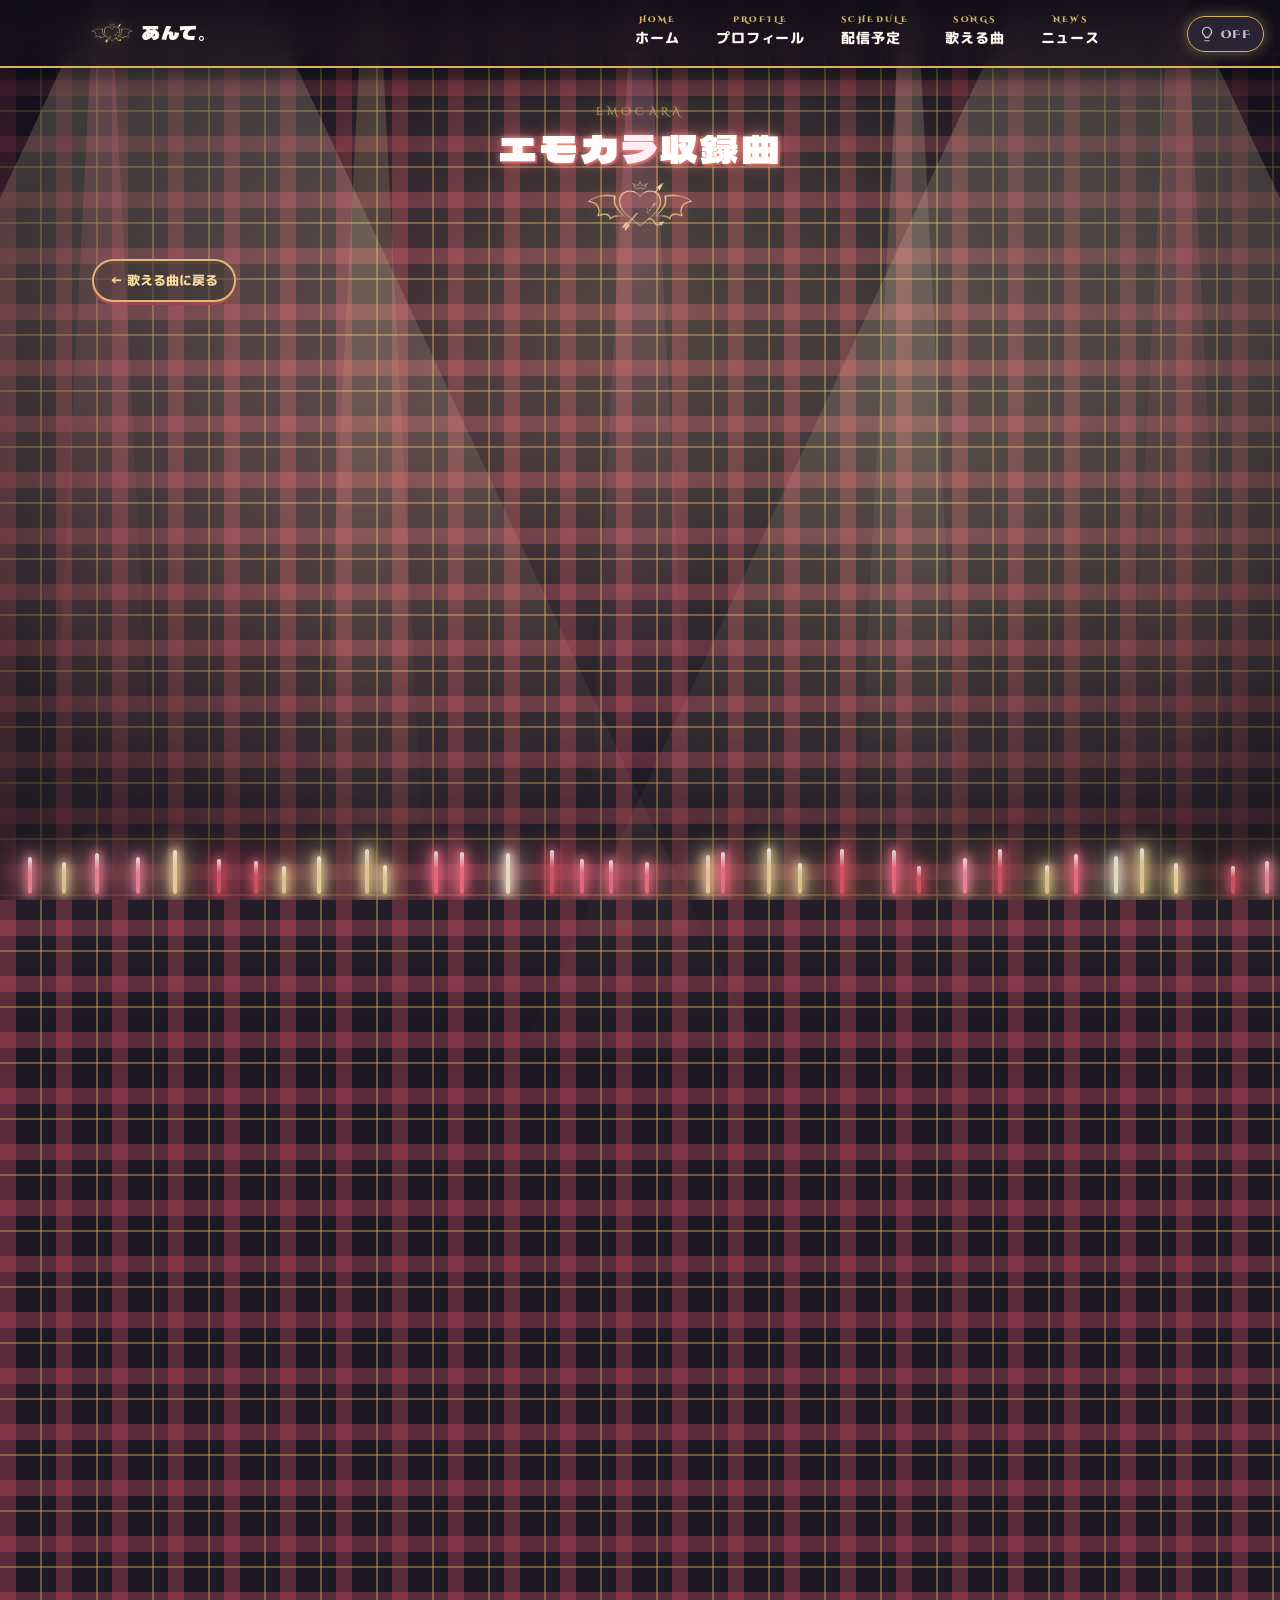
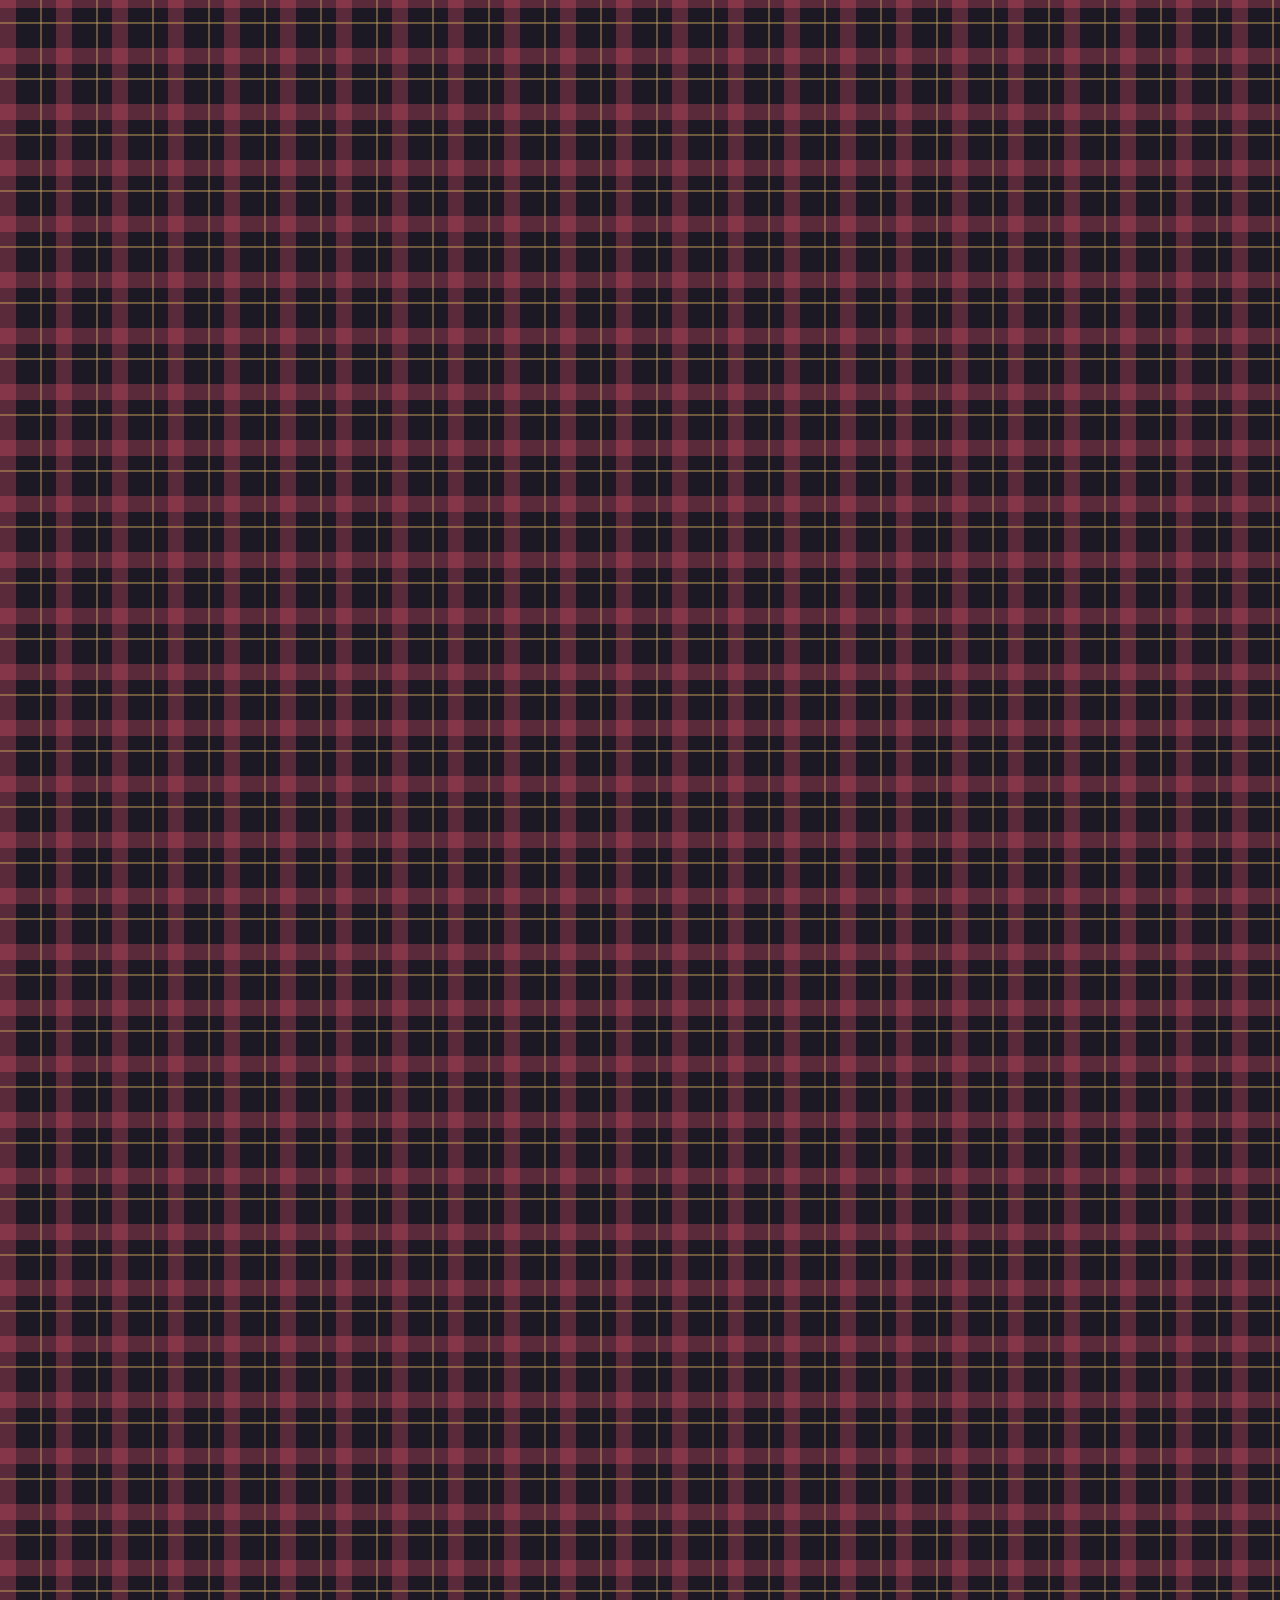
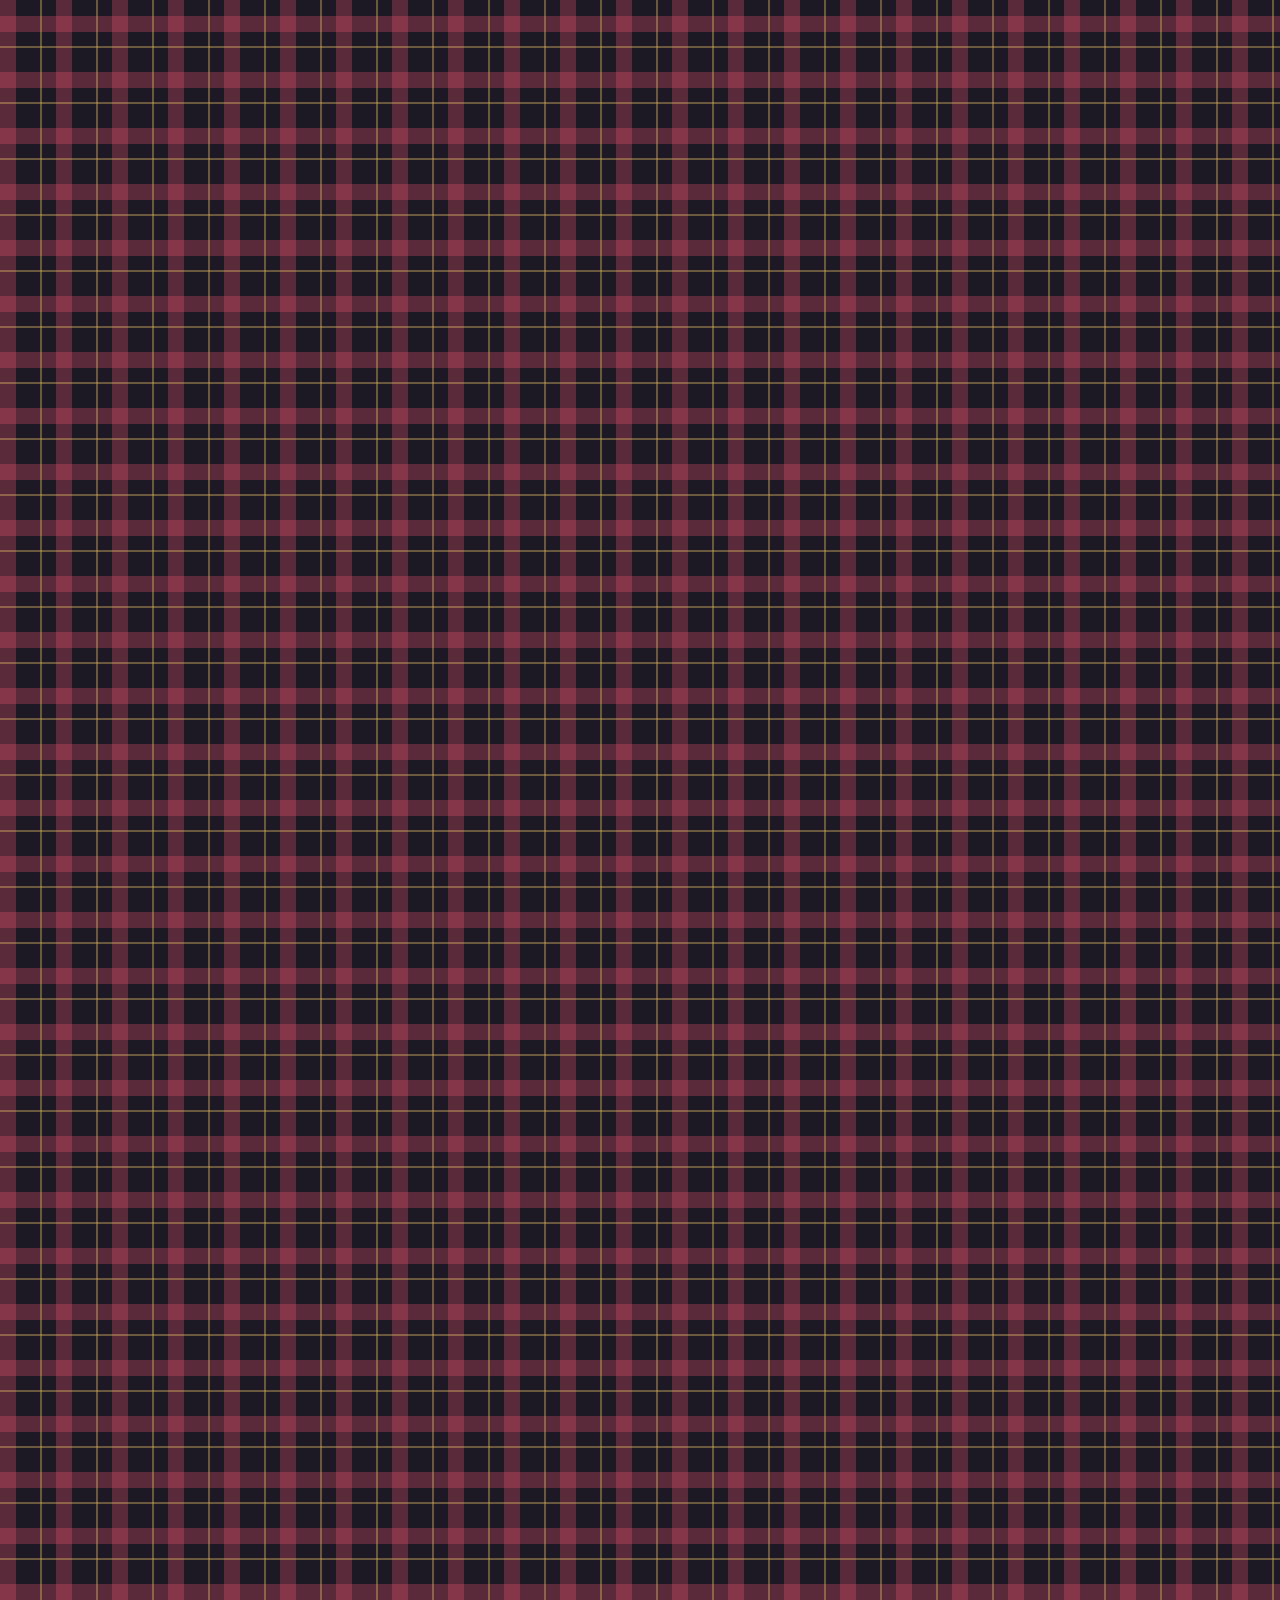
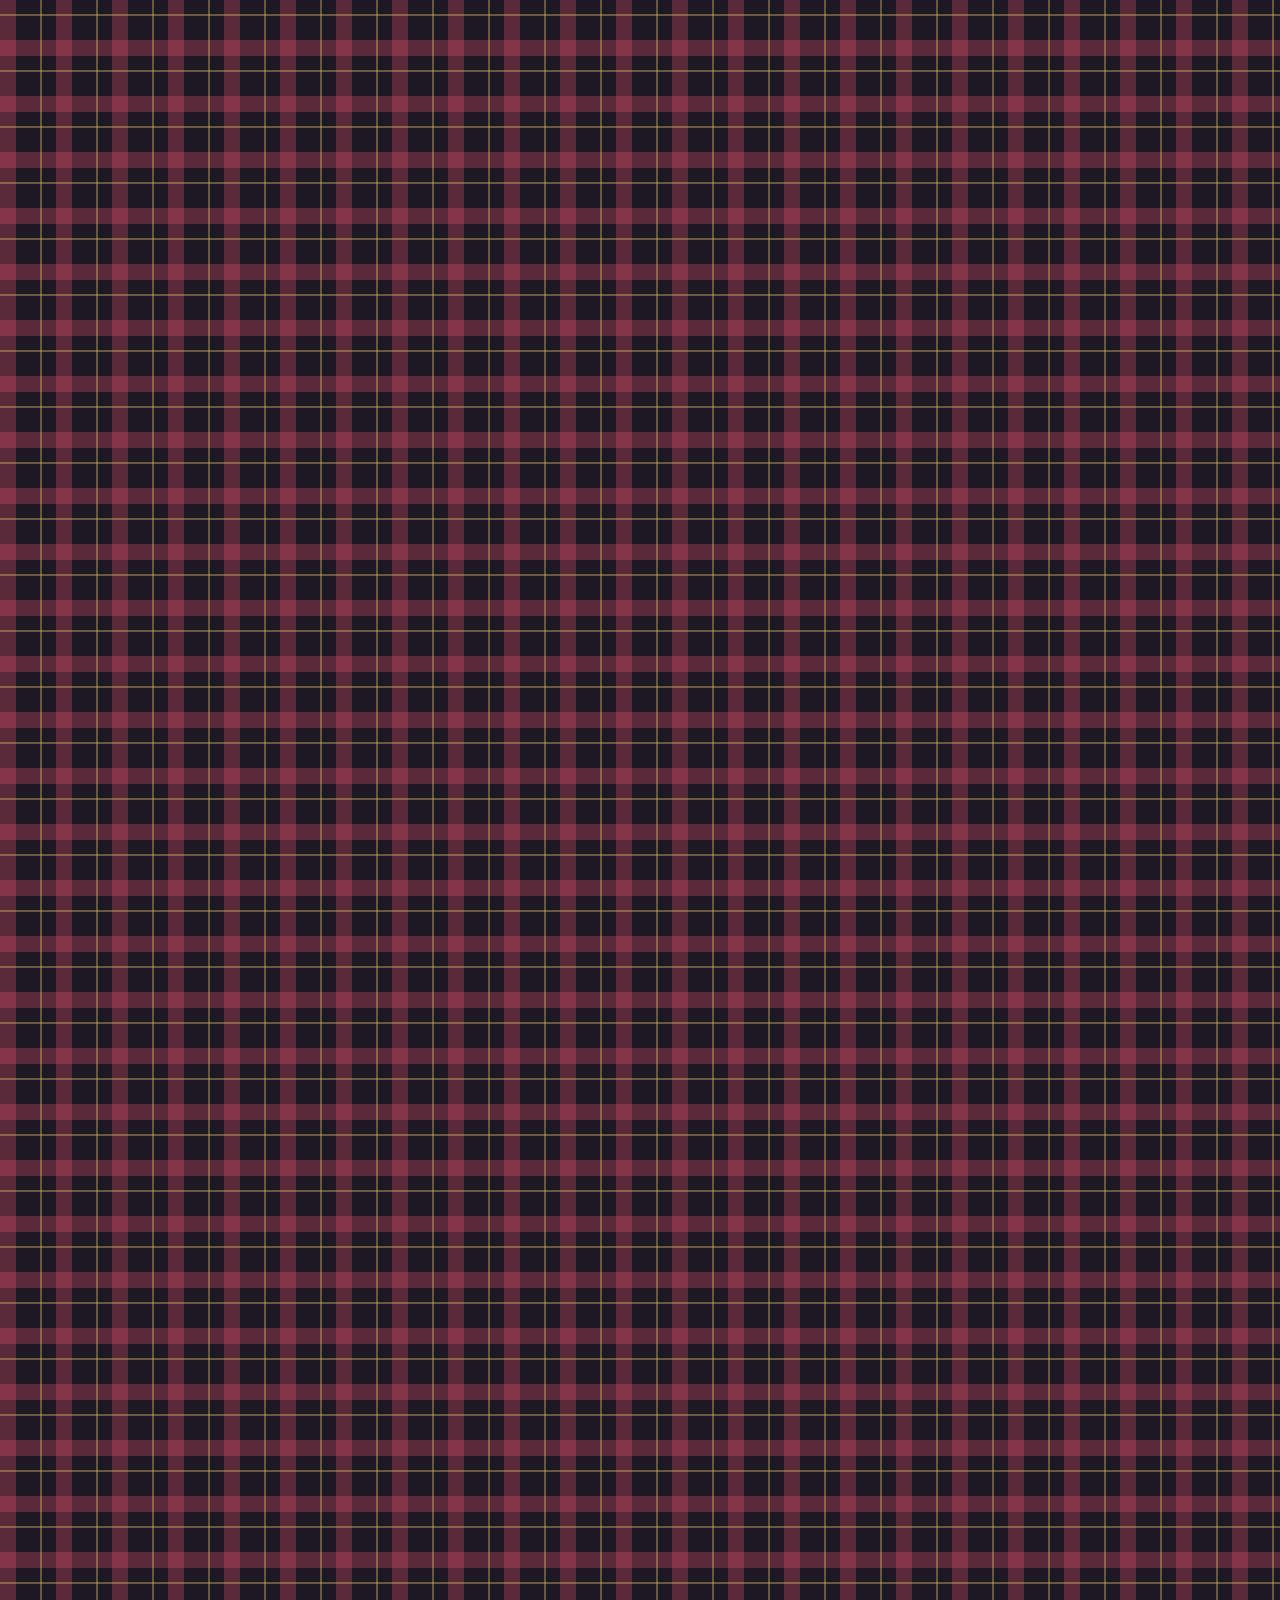
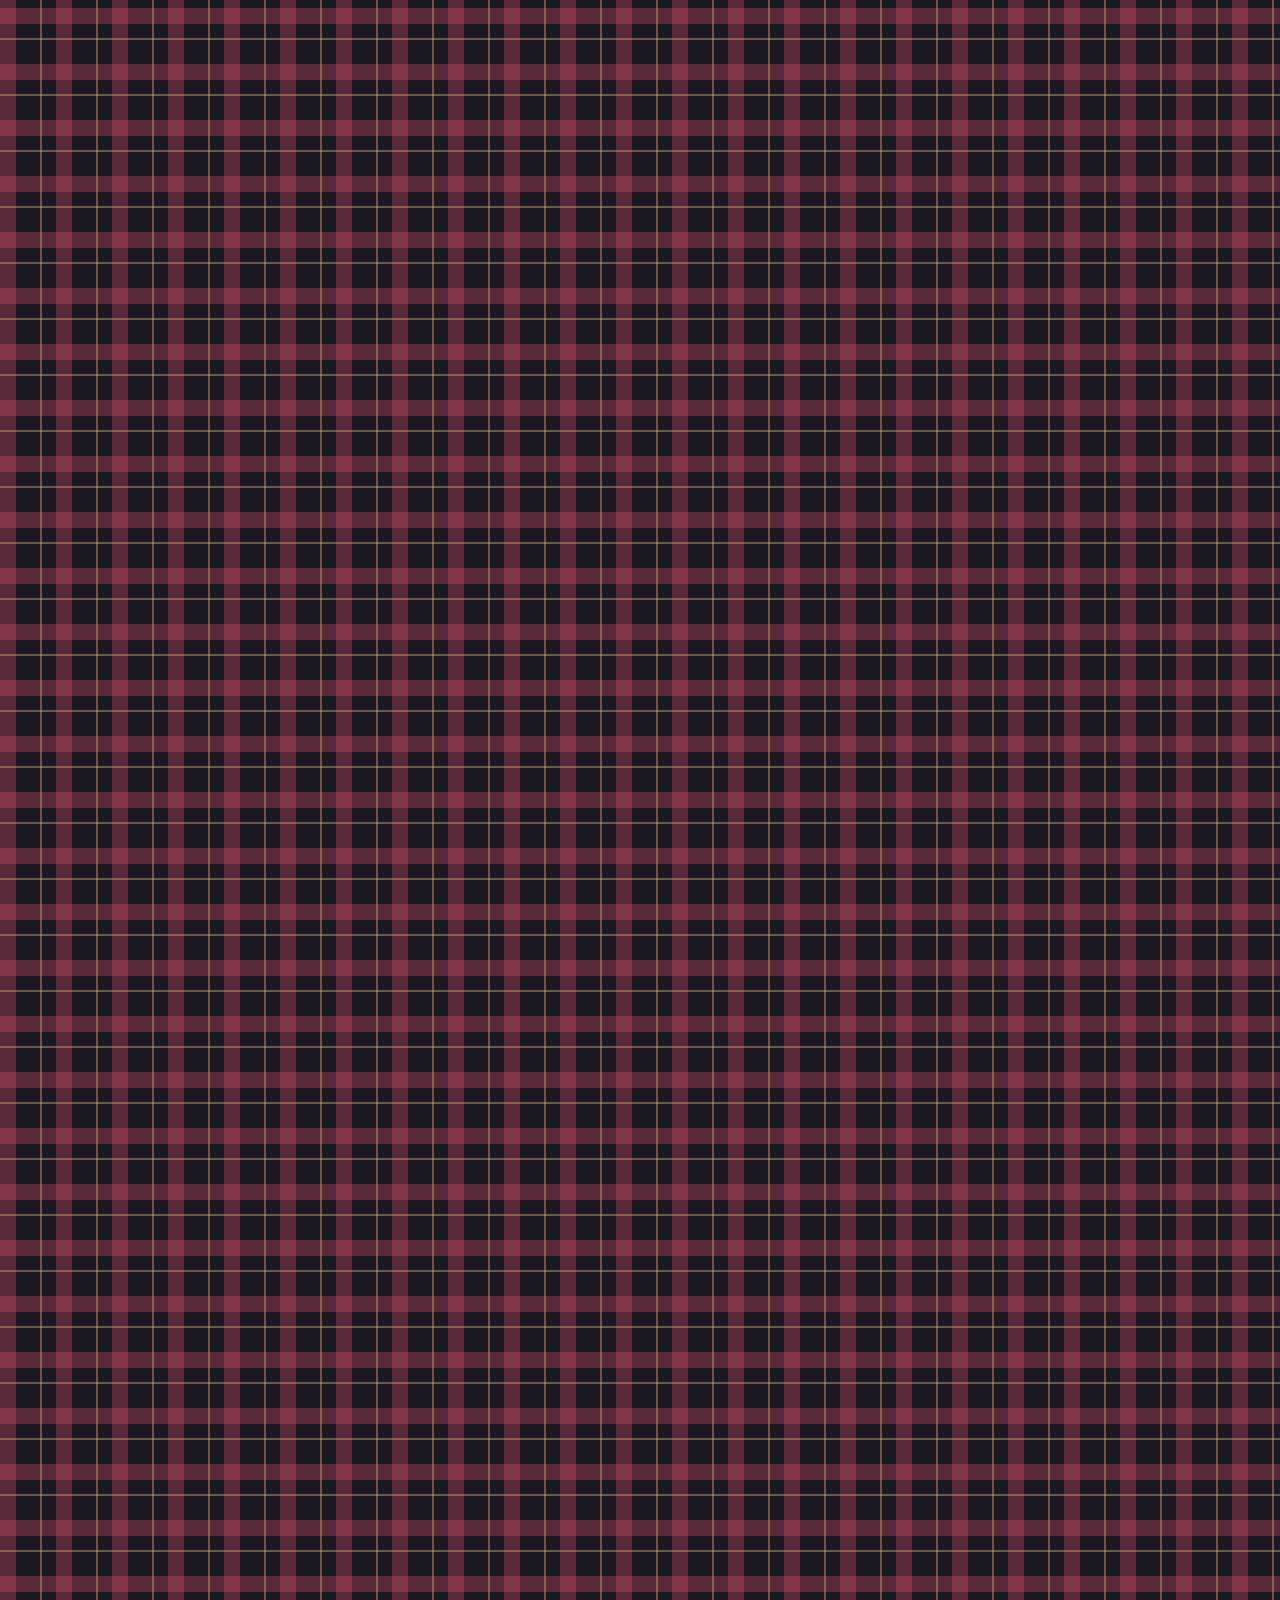
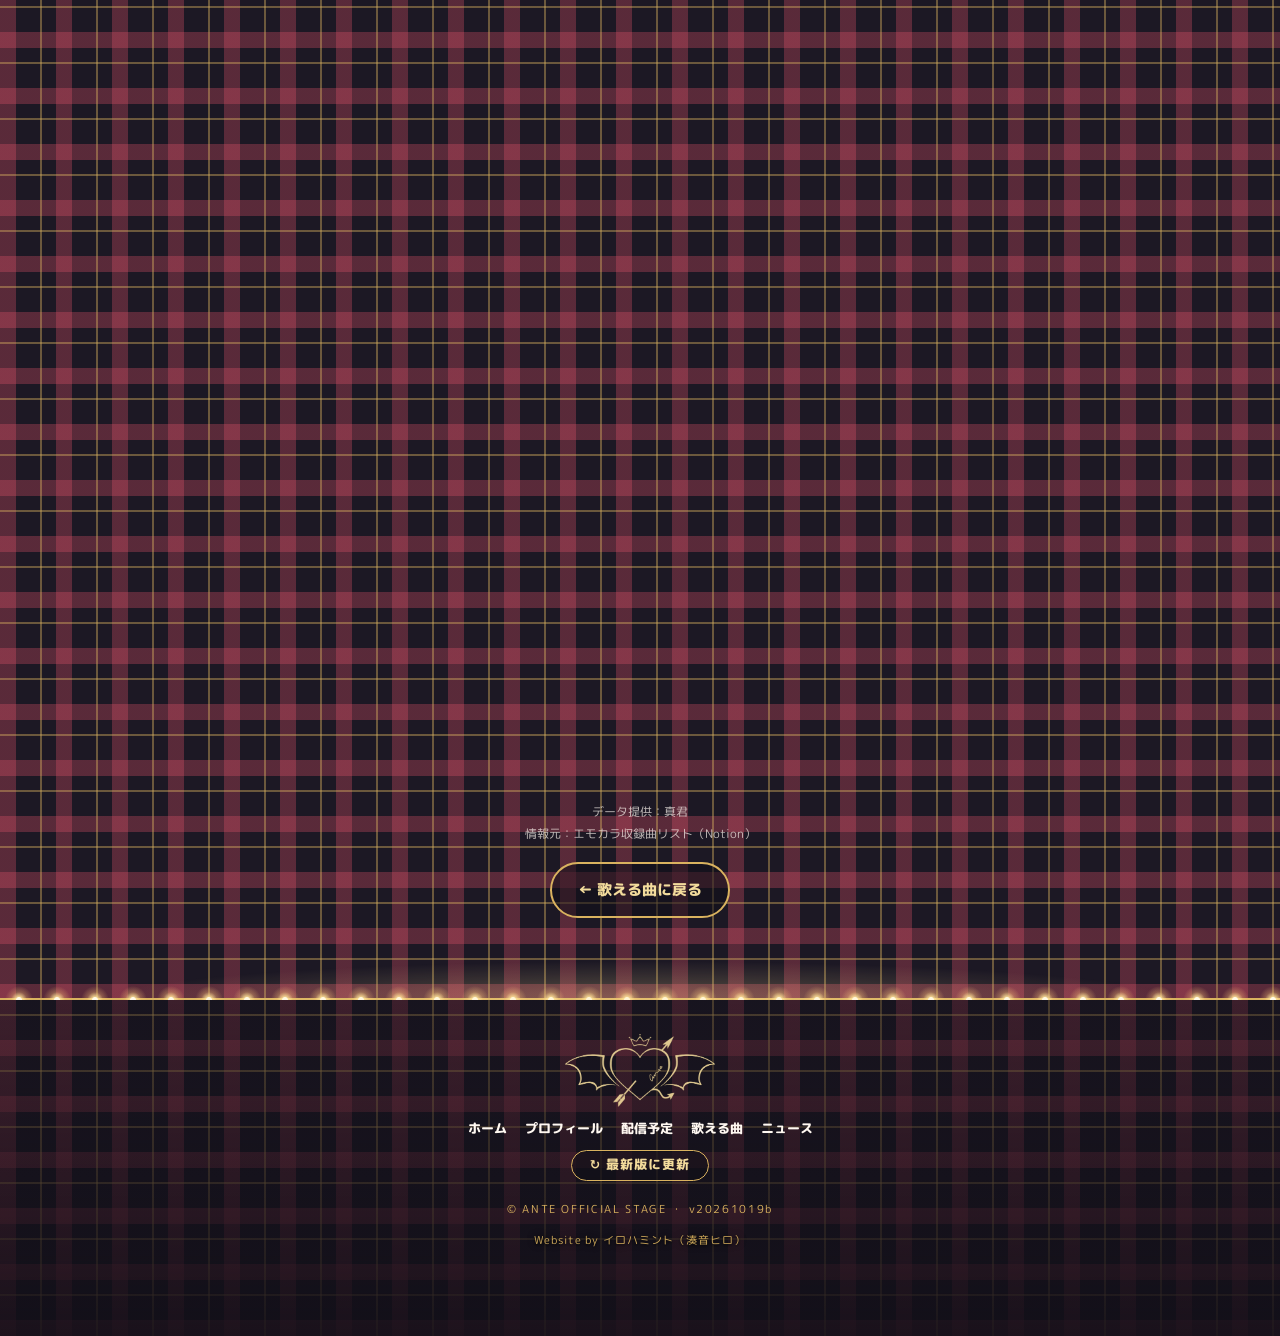
<file: emocara.html>
<!doctype html>
<html lang="ja">
<head>
<meta charset="utf-8">
<meta name="viewport" content="width=device-width,initial-scale=1,viewport-fit=cover">
<title>エモカラ収録曲 | あんて｡ OFFICIAL STAGE</title>
<meta name="description" content="ミラティブのカラオケアプリ「エモカラ」の収録曲一覧。曲名・アーティストで検索、ジャンルで絞り込みができます。">
<meta name="theme-color" content="#2f2a3a">
<meta name="apple-mobile-web-app-capable" content="yes">
<meta name="mobile-web-app-capable" content="yes">
<meta name="apple-mobile-web-app-title" content="あんて｡">
<meta name="apple-mobile-web-app-status-bar-style" content="black-translucent">
<link rel="canonical" href="https://ante-stage.github.io/emocara.html">
<meta property="og:type" content="website">
<meta property="og:site_name" content="あんて｡ OFFICIAL STAGE">
<meta property="og:title" content="エモカラ収録曲 | あんて｡ OFFICIAL STAGE">
<meta property="og:description" content="ミラティブのカラオケアプリ「エモカラ」の収録曲一覧。曲名・アーティストで検索、ジャンルで絞り込みができます。">
<meta property="og:url" content="https://ante-stage.github.io/emocara.html">
<meta property="og:image" content="https://ante-stage.github.io/img/og.png">
<meta property="og:locale" content="ja_JP">
<meta name="twitter:card" content="summary_large_image">
<meta name="twitter:image" content="https://ante-stage.github.io/img/og.png">
<link rel="manifest" href="manifest.webmanifest?v=20261018a">
<link rel="icon" href="icon-192.png?v=20261018a">
<link rel="apple-touch-icon" href="apple-touch-icon.png?v=20261018a">
<link rel="preconnect" href="https://fonts.googleapis.com">
<link rel="preconnect" href="https://fonts.gstatic.com" crossorigin>
<link href="https://fonts.googleapis.com/css2?family=Dela+Gothic+One&family=M+PLUS+Rounded+1c:wght@500;700;800&family=Cinzel+Decorative:wght@700&display=swap" rel="stylesheet">
<script>try{if(sessionStorage.getItem('ptin')==='1')document.documentElement.classList.add('pt-in')}catch(e){}</script>
<link rel="stylesheet" href="assets/site.css?v=20261114c">
<style>.nb span{display:inline-block}.nb{word-break:auto-phrase;text-wrap:pretty;line-height:1.9}
/* 絞り込みの3グループを色とラベルで区別(世界観の赤・金に合わせ、ジャンルだけ舞台照明の紫) */
.fgrp{margin-top:12px;padding:8px 0 10px 12px;border-left:3px solid var(--gc);display:grid;gap:8px}
.fgrp .fl{font-size:11px;font-weight:800;letter-spacing:.14em;color:var(--gc)}
.fg-mode{--gc:#f08a9b;--gt:var(--red)}
.fg-kana{--gc:var(--gold);--gt:var(--gold)}
.fg-genre{--gc:#b9a6f5;--gt:#7d63d6}
.fgrp .chip{border-color:var(--gc);color:var(--gc)}
.fgrp .chip.on{background:var(--gt);border-color:var(--gt);color:#fff}
.fg-kana .chip.on{color:#2a2112}
.fg-mode .chip{font-size:14px;padding:7px 18px}
</style>
</head>
<body data-page="emocara">

<main id="main"><div class="pg">
  <div class="pghead"><div class="h"><small>EMOCARA</small><h1>エモカラ収録曲</h1></div></div>
  <p style="margin:0 0 12px"><a class="btn ghost sm" href="songs.html#emocara">← 歌える曲に戻る</a></p>
  <div class="card rv">
    <p class="note nb" style="margin:0 0 12px"><span>ミラティブのカラオケアプリ</span><span>「エモカラ」に収録されている</span><span>曲の一覧です。</span><br><span>あんて｡が歌える曲は</span><span><a href="songs.html">「歌える曲」</a>のページを</span><span>ご覧ください。</span><br><span>このリストは、</span><span><strong>データ提供：真君</strong></span><span>のデータをもとにしています。</span></p>
    <div class="toolbar"><span class="songN" id="songN"></span></div>
    <input class="search" id="q" type="search" placeholder="曲名・アーティストで探す" aria-label="曲を検索">
    <div class="fgrp fg-mode"><span class="fl">探す対象</span><div class="chips" id="modeTabs" aria-label="五十音の対象"></div></div>
    <div class="fgrp fg-kana"><span class="fl">五十音</span><div class="chips" id="gyoRow" aria-label="五十音"></div><div class="chips" id="kanaRow" aria-label="五十音 1文字" hidden></div></div>
    <div class="fgrp fg-genre"><span class="fl">ジャンル</span><div class="chips" id="chips"></div></div>
    <ul class="songs" id="songList"></ul>
    <div style="text-align:center;margin-top:14px"><button class="btn ghost sm" id="more" hidden>もっと見る</button></div>
  </div>
  <p class="note nb" style="margin:16px 0 0;text-align:center"><span>データ提供：真君</span><br><span>情報元：<a href="https://separated-windscreen-557.notion.site/15b0f290a47d80a7a8ccdd12f67e530d?v=1740f290a47d802aa07f000c735a0c76" target="_blank" rel="noopener noreferrer">エモカラ収録曲リスト（Notion）</a></span></p>
  <p style="margin:16px 0 0;text-align:center"><a class="btn ghost" href="songs.html#emocara">← 歌える曲に戻る</a></p>
</div></main>

<script src="assets/site.js?v=20261120a" defer></script>
</body>
</html>
</file>
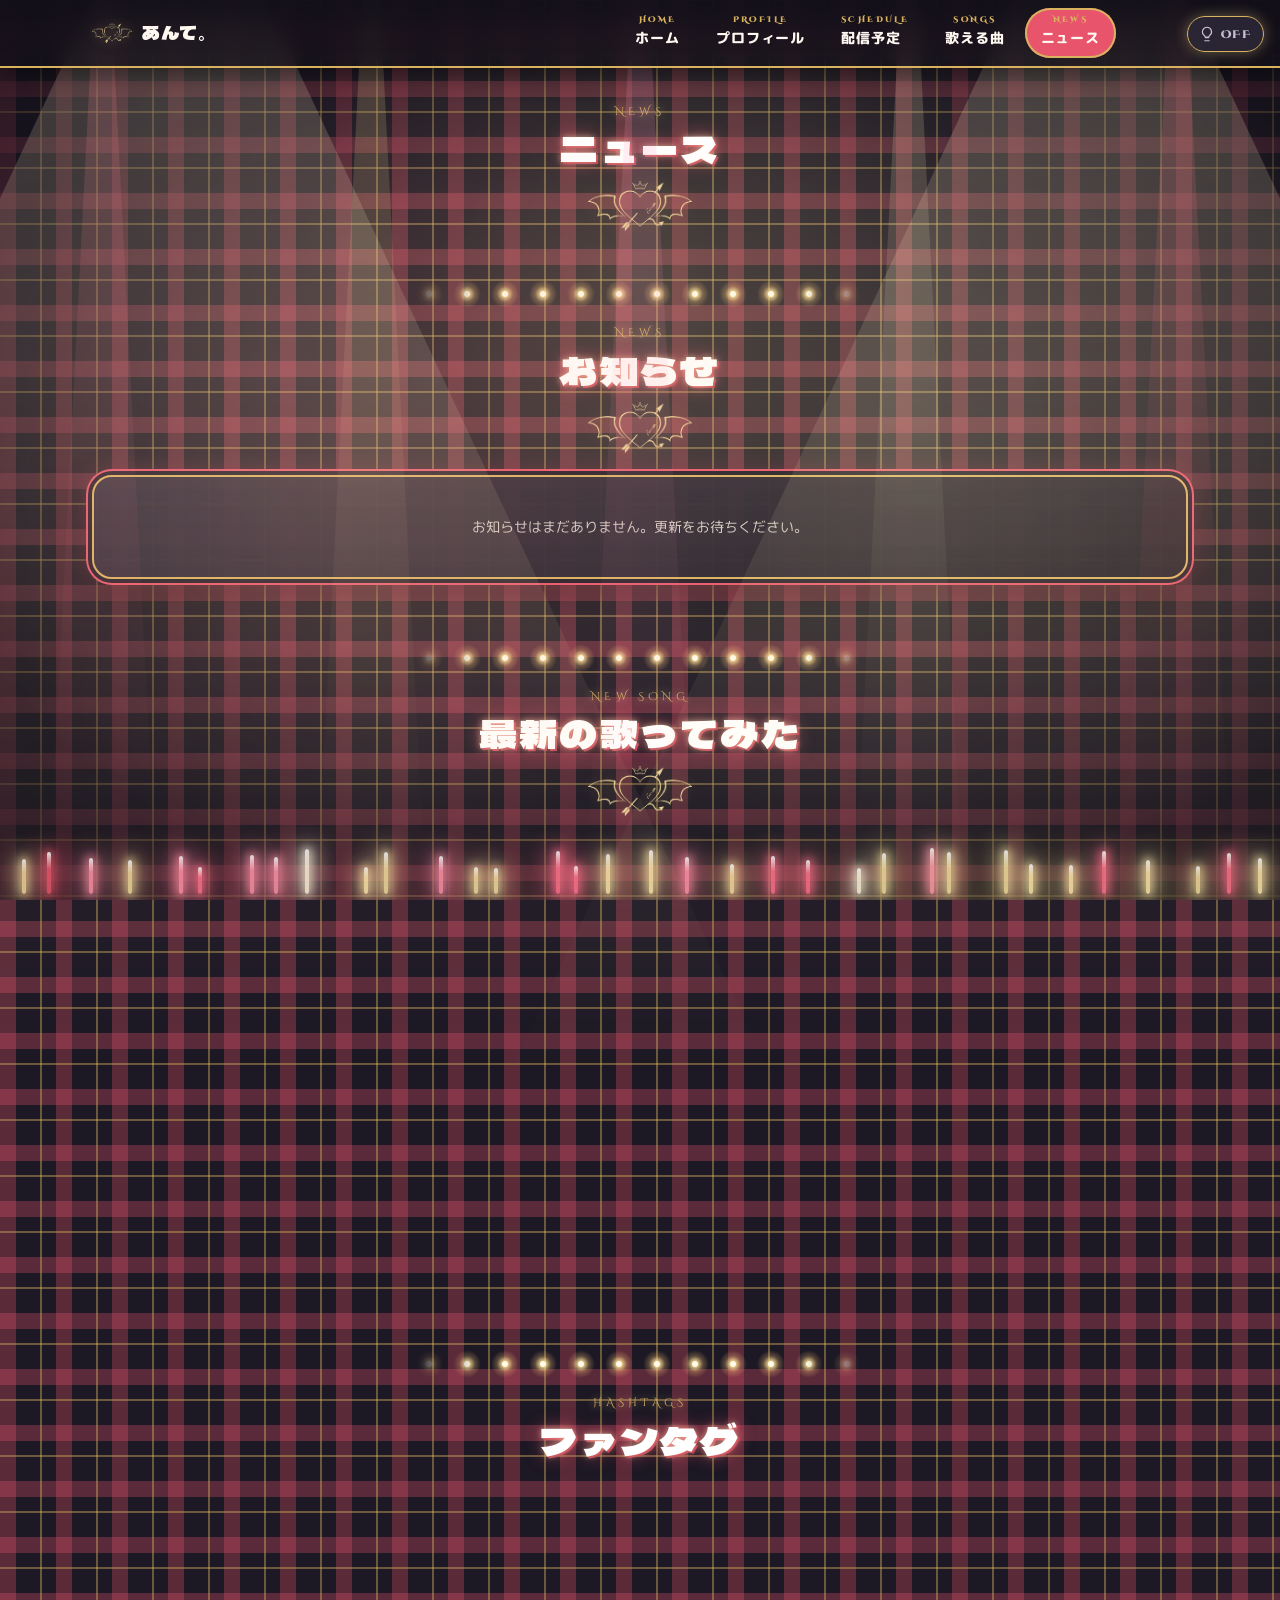
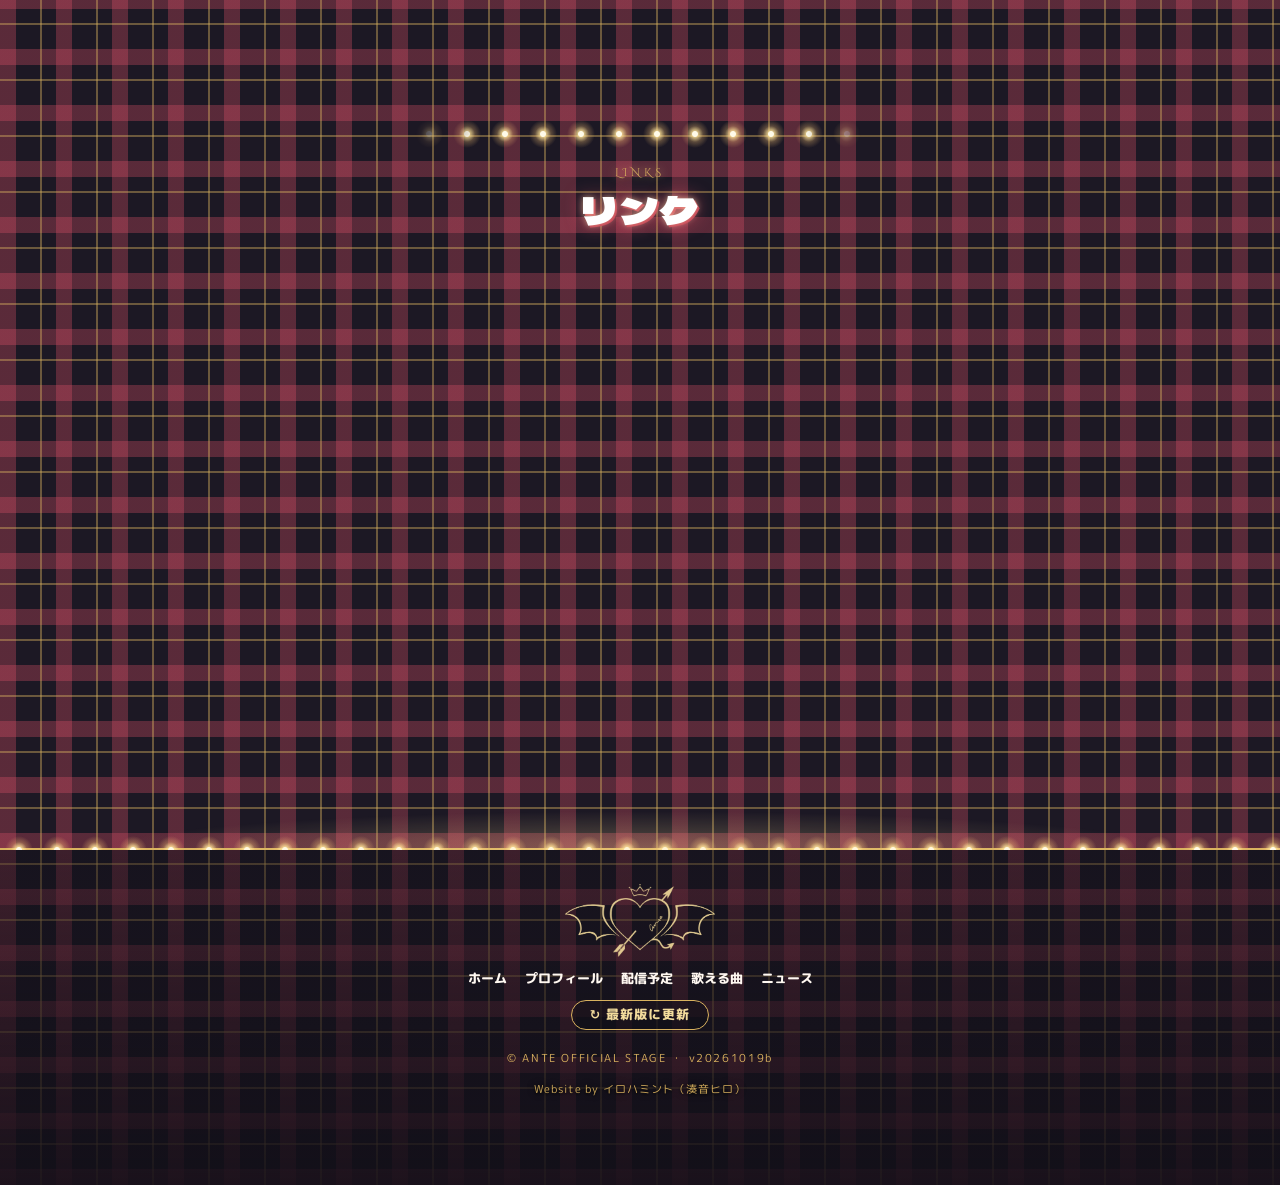
<file: news.html>
<!doctype html>
<html lang="ja">
<head>
<meta charset="utf-8">
<meta name="viewport" content="width=device-width,initial-scale=1,viewport-fit=cover">
<title>ニュース | あんて｡ OFFICIAL STAGE</title>
<meta name="description" content="あんて｡の注目ポスト、最新の歌ってみた、ファンタグ、SNSリンク。">
<meta name="theme-color" content="#2f2a3a">
<meta name="apple-mobile-web-app-capable" content="yes">
<meta name="mobile-web-app-capable" content="yes">
<meta name="apple-mobile-web-app-title" content="あんて｡">
<meta name="apple-mobile-web-app-status-bar-style" content="black-translucent">
<link rel="canonical" href="https://ante-stage.github.io/news.html">
<meta property="og:type" content="website">
<meta property="og:site_name" content="あんて｡ OFFICIAL STAGE">
<meta property="og:title" content="ニュース | あんて｡ OFFICIAL STAGE">
<meta property="og:description" content="あんて｡の注目ポスト、最新の歌ってみた、ファンタグ、SNSリンク。">
<meta property="og:url" content="https://ante-stage.github.io/news.html">
<meta property="og:image" content="https://ante-stage.github.io/img/og.png">
<meta property="og:locale" content="ja_JP">
<meta name="twitter:card" content="summary_large_image">
<meta name="twitter:image" content="https://ante-stage.github.io/img/og.png">
<link rel="manifest" href="manifest.webmanifest?v=20261019b">
<link rel="icon" href="icon-192.png?v=20261019b">
<link rel="apple-touch-icon" href="apple-touch-icon.png?v=20261019b">
<link rel="preconnect" href="https://fonts.googleapis.com">
<link rel="preconnect" href="https://fonts.gstatic.com" crossorigin>
<link href="https://fonts.googleapis.com/css2?family=Dela+Gothic+One&family=M+PLUS+Rounded+1c:wght@500;700;800&family=Cinzel+Decorative:wght@700&display=swap" rel="stylesheet">
<script>try{if(sessionStorage.getItem('ptin')==='1')document.documentElement.classList.add('pt-in')}catch(e){}</script>
<link rel="stylesheet" href="assets/site.css?v=20261114c">
</head>
<body data-page="news">

<main id="main"><div class="pg">
  <div class="pghead"><div class="h"><small>NEWS</small><h1>ニュース</h1></div></div>
  <section class="sec" style="margin-top:20px">
    <div class="h"><small>NEWS</small><h2>お知らせ</h2></div>
    <div class="card rv"><ul class="nl" id="newsList"></ul></div>
  </section>
  <section class="sec">
    <div class="h"><small>NEW SONG</small><h2>最新の歌ってみた</h2></div>
    <div class="card yt rv" id="ytBox"><div class="yt-fr"><iframe id="ytFrame" title="最新の歌ってみた" loading="lazy" allow="accelerometer; clipboard-write; encrypted-media; gyroscope; picture-in-picture; web-share" allowfullscreen referrerpolicy="strict-origin-when-cross-origin"></iframe></div><div class="yt-cap"><span><b id="pickTitle"></b><small id="pickSub"></small></span><a id="pickCard" href="#" target="_blank" rel="noopener">YouTubeで開く ›</a></div>
    <div class="row-btn"><a class="btn ghost sm" href="covers.html">他の歌ってみたも見る ›</a></div></div>
  </section>
  <section class="sec" id="postSec" hidden>
    <div class="h"><small>PICK UP</small><h2>注目ポスト</h2></div>
    <div class="card xpost rv" id="xposts"></div>
  </section>
  <section class="sec">
    <div class="h"><small>HASHTAGS</small><h2>ファンタグ</h2></div>
    <div class="card rv"><div class="chips" id="tags" style="justify-content:center"></div><p class="note">タップでコピーできます</p></div>
  </section>
  <section class="sec">
    <div class="h"><small>LINKS</small><h2>リンク</h2></div>
    <div class="card rv"><div class="links" id="links"></div></div>
  </section>
</div></main>

<script src="assets/site.js?v=20261120a" defer></script>
</body>
</html>
</file>
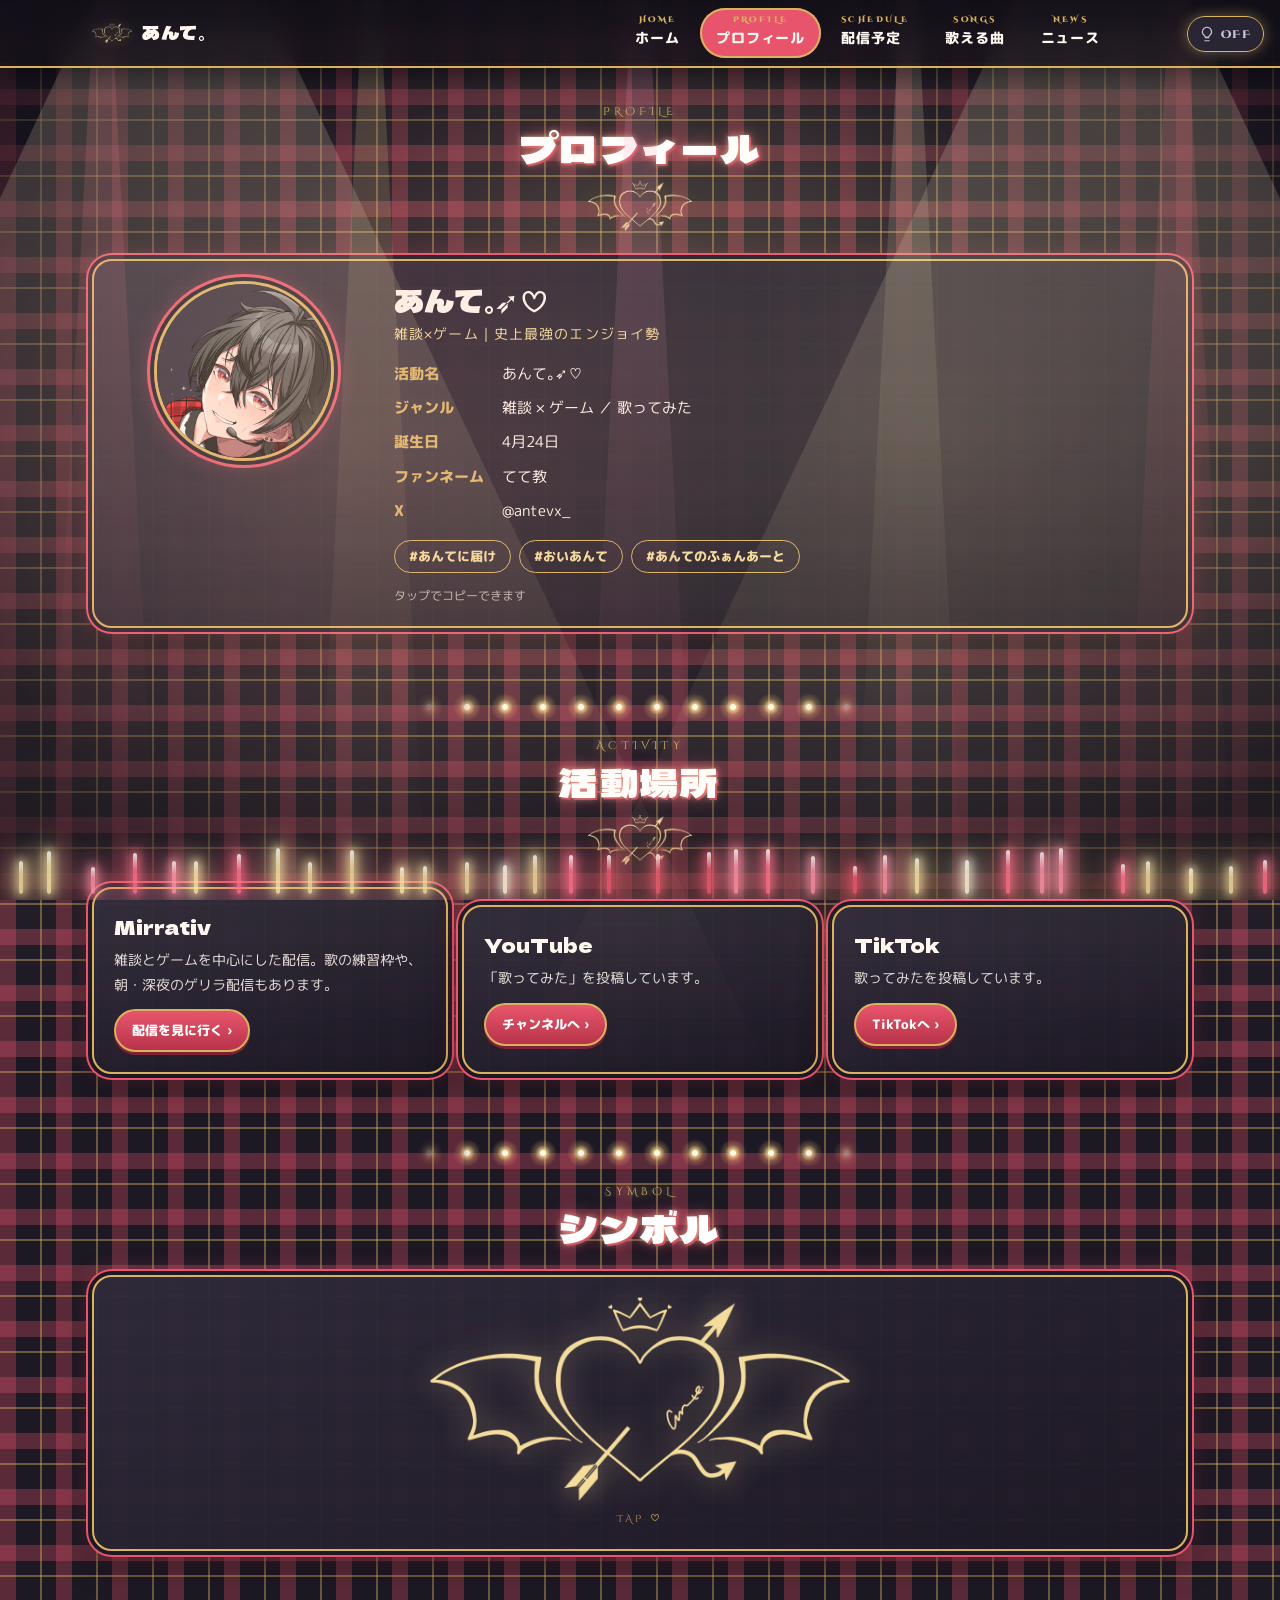
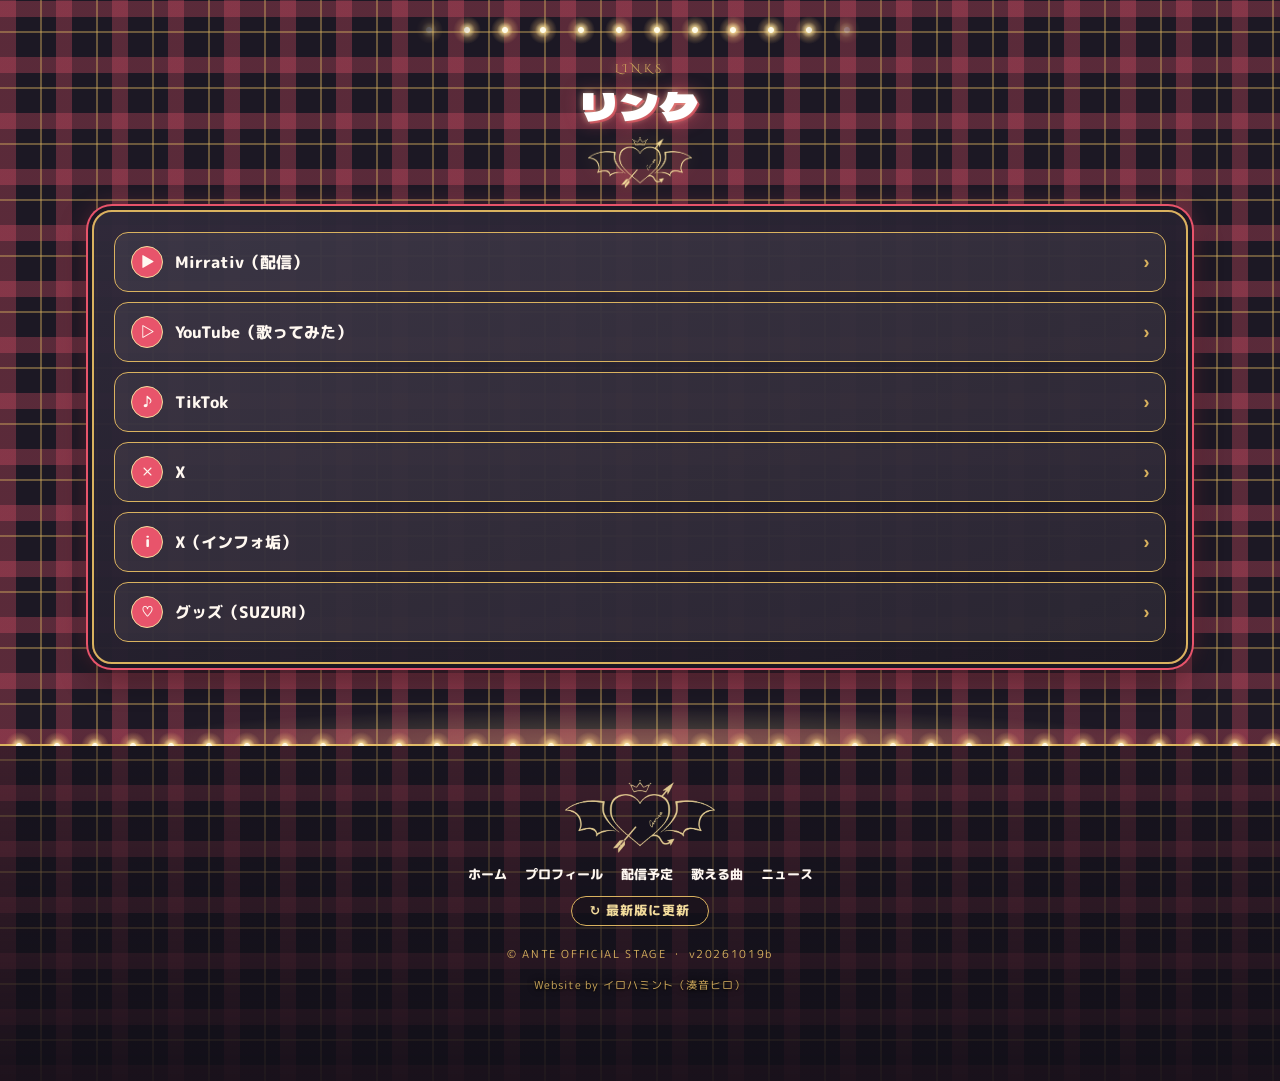
<file: profile.html>
<!doctype html>
<html lang="ja">
<head>
<meta charset="utf-8">
<meta name="viewport" content="width=device-width,initial-scale=1,viewport-fit=cover">
<title>プロフィール | あんて｡ OFFICIAL STAGE</title>
<meta name="description" content="あんて｡のプロフィール。活動場所（Mirrativ・YouTube・TikTok）、ファンタグ、SNSリンク。">
<meta name="theme-color" content="#2f2a3a">
<meta name="apple-mobile-web-app-capable" content="yes">
<meta name="mobile-web-app-capable" content="yes">
<meta name="apple-mobile-web-app-title" content="あんて｡">
<meta name="apple-mobile-web-app-status-bar-style" content="black-translucent">
<link rel="canonical" href="https://ante-stage.github.io/profile.html">
<meta property="og:type" content="website">
<meta property="og:site_name" content="あんて｡ OFFICIAL STAGE">
<meta property="og:title" content="プロフィール | あんて｡ OFFICIAL STAGE">
<meta property="og:description" content="あんて｡のプロフィール。活動場所（Mirrativ・YouTube・TikTok）、ファンタグ、SNSリンク。">
<meta property="og:url" content="https://ante-stage.github.io/profile.html">
<meta property="og:image" content="https://ante-stage.github.io/img/og.png">
<meta property="og:locale" content="ja_JP">
<meta name="twitter:card" content="summary_large_image">
<meta name="twitter:image" content="https://ante-stage.github.io/img/og.png">
<link rel="manifest" href="manifest.webmanifest?v=20261018a">
<link rel="icon" href="icon-192.png?v=20261018a">
<link rel="apple-touch-icon" href="apple-touch-icon.png?v=20261018a">
<link rel="preconnect" href="https://fonts.googleapis.com">
<link rel="preconnect" href="https://fonts.gstatic.com" crossorigin>
<link href="https://fonts.googleapis.com/css2?family=Dela+Gothic+One&family=M+PLUS+Rounded+1c:wght@500;700;800&family=Cinzel+Decorative:wght@700&display=swap" rel="stylesheet">
<script>try{if(sessionStorage.getItem('ptin')==='1')document.documentElement.classList.add('pt-in')}catch(e){}</script>
<link rel="stylesheet" href="assets/site.css?v=20261114c">
</head>
<body data-page="profile">

<main id="main"><div class="pg">
  <div class="pghead"><div class="h"><small>PROFILE</small><h1>プロフィール</h1></div></div>
  <div class="card pf rv">
    <div style="text-align:center"><img class="av" src="img/face.png" alt="あんて｡" width="180" height="180"></div>
    <div>
      <h2 style="font-family:var(--ff-title);font-weight:400;font-size:30px;line-height:1.3">あんて｡➶♡</h2>
      <p id="pfTag" style="color:var(--gold-l);font-size:14px;margin:2px 0 14px;letter-spacing:.08em">雑談×ゲーム｜史上最強のエンジョイ勢</p>
      <dl id="pfDl"></dl>
      <div class="chips" id="tags" style="margin-top:16px"></div>
      <p class="note" style="text-align:left">タップでコピーできます</p>
    </div>
  </div>
  <section class="sec">
    <div class="h"><small>ACTIVITY</small><h2>活動場所</h2></div>
    <div class="where">
      <div class="card rv"><h3>Mirrativ</h3><p id="wMirTxt">雑談とゲームを中心にした配信。歌の練習枠や、朝・深夜のゲリラ配信もあります。</p><a class="btn sm" id="wMir" href="https://www.mirrativ.com/user/102348987" target="_blank" rel="noopener">配信を見に行く ›</a></div>
      <div class="card rv"><h3>YouTube</h3><p id="wYtTxt">「歌ってみた」を投稿しています。</p><a class="btn sm" id="wYt" href="https://www.youtube.com/@akumante" target="_blank" rel="noopener">チャンネルへ ›</a></div>
      <div class="card rv"><h3>TikTok</h3><p id="wTtTxt">歌ってみたを投稿しています。</p><a class="btn sm" id="wTt" href="https://www.tiktok.com/@antevx_0424" target="_blank" rel="noopener">TikTokへ ›</a></div>
    </div>
  </section>
  <section class="sec">
    <div class="h noorn"><small>SYMBOL</small><h2>シンボル</h2></div>
    <div class="card symbol rv">
      <img src="img/logo-gold.png" alt="矢の刺さったハートと王冠、悪魔の羽のロゴ" data-zoom="img/logo-gold.png" style="cursor:zoom-in">
      <small style="font-family:var(--ff-deco);letter-spacing:.3em;font-size:10px;color:var(--gold);opacity:.8">TAP ♡</small>
    </div>
  </section>
  <section class="sec">
    <div class="h"><small>LINKS</small><h2>リンク</h2></div>
    <div class="card rv"><div class="links" id="links"></div></div>
  </section>
</div></main>

<script src="assets/site.js?v=20261120a" defer></script>
</body>
</html>
</file>
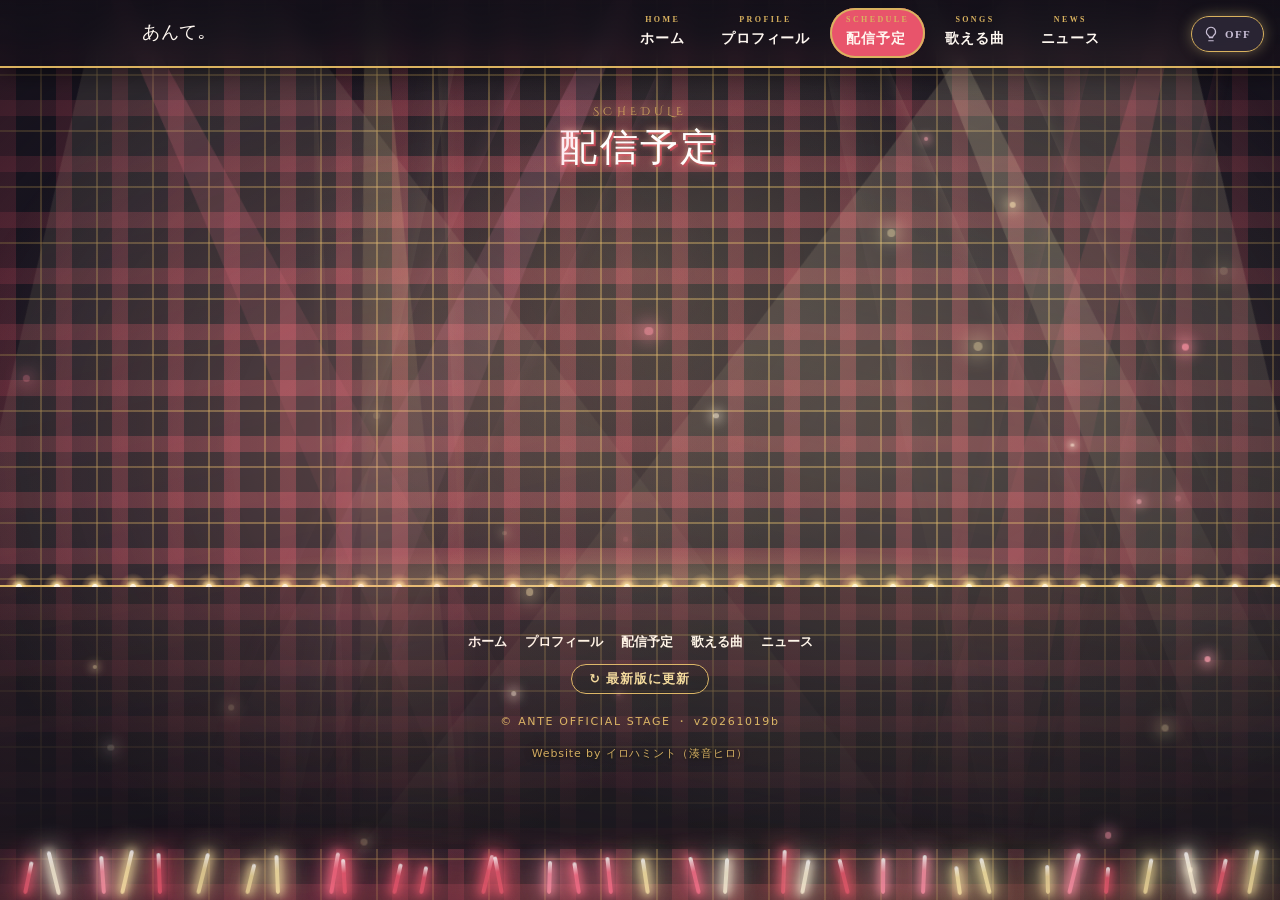
<file: schedule.html>
<!doctype html>
<html lang="ja">
<head>
<meta charset="utf-8">
<meta name="viewport" content="width=device-width,initial-scale=1,viewport-fit=cover">
<title>配信予定 | あんて｡ OFFICIAL STAGE</title>
<meta name="description" content="あんて｡の配信予定。今週のスケジュールをカレンダーで確認できます。">
<meta name="theme-color" content="#2f2a3a">
<meta name="apple-mobile-web-app-capable" content="yes">
<meta name="mobile-web-app-capable" content="yes">
<meta name="apple-mobile-web-app-title" content="あんて｡">
<meta name="apple-mobile-web-app-status-bar-style" content="black-translucent">
<link rel="canonical" href="https://ante-stage.github.io/schedule.html">
<meta property="og:type" content="website">
<meta property="og:site_name" content="あんて｡ OFFICIAL STAGE">
<meta property="og:title" content="配信予定 | あんて｡ OFFICIAL STAGE">
<meta property="og:description" content="あんて｡の配信予定。今週のスケジュールをカレンダーで確認できます。">
<meta property="og:url" content="https://ante-stage.github.io/schedule.html">
<meta property="og:image" content="https://ante-stage.github.io/img/og.png">
<meta property="og:locale" content="ja_JP">
<meta name="twitter:card" content="summary_large_image">
<meta name="twitter:image" content="https://ante-stage.github.io/img/og.png">
<link rel="manifest" href="manifest.webmanifest?v=20261018a">
<link rel="icon" href="icon-192.png?v=20261018a">
<link rel="apple-touch-icon" href="apple-touch-icon.png?v=20261018a">
<link rel="preconnect" href="https://fonts.googleapis.com">
<link rel="preconnect" href="https://fonts.gstatic.com" crossorigin>
<link href="https://fonts.googleapis.com/css2?family=Dela+Gothic+One&family=M+PLUS+Rounded+1c:wght@500;700;800&family=Cinzel+Decorative:wght@700&display=swap" rel="stylesheet">
<script>try{if(sessionStorage.getItem('ptin')==='1')document.documentElement.classList.add('pt-in')}catch(e){}</script>
<link rel="stylesheet" href="assets/site.css?v=20261114c">
</head>
<body data-page="schedule">

<main id="main"><div class="pg">
  <div class="pghead"><div class="h"><small>SCHEDULE</small><h1>配信予定</h1></div></div>
  <div class="card rv">
    <div class="wk-head"><p class="wk-ttl">今週の配信予定<span id="weekRange"></span></p></div>
    <ol class="wl" id="sList"></ol>
    <p class="wk-note" id="wNote" hidden></p>
    <div id="laterBox" hidden><p class="wk-sub">そのあとの予定</p><ol class="wl" id="laterList"></ol></div>
    <div class="row-btn"><a class="btn" id="liveBtn" href="#" target="_blank" rel="noopener">▶ Mirrativで配信を見る</a></div>
    <p class="note">予定は変更になることがあります。最新情報はXでお知らせします。</p>
  </div>
</div></main>

<script src="assets/site.js?v=20261120a" defer></script>
</body>
</html>
</file>
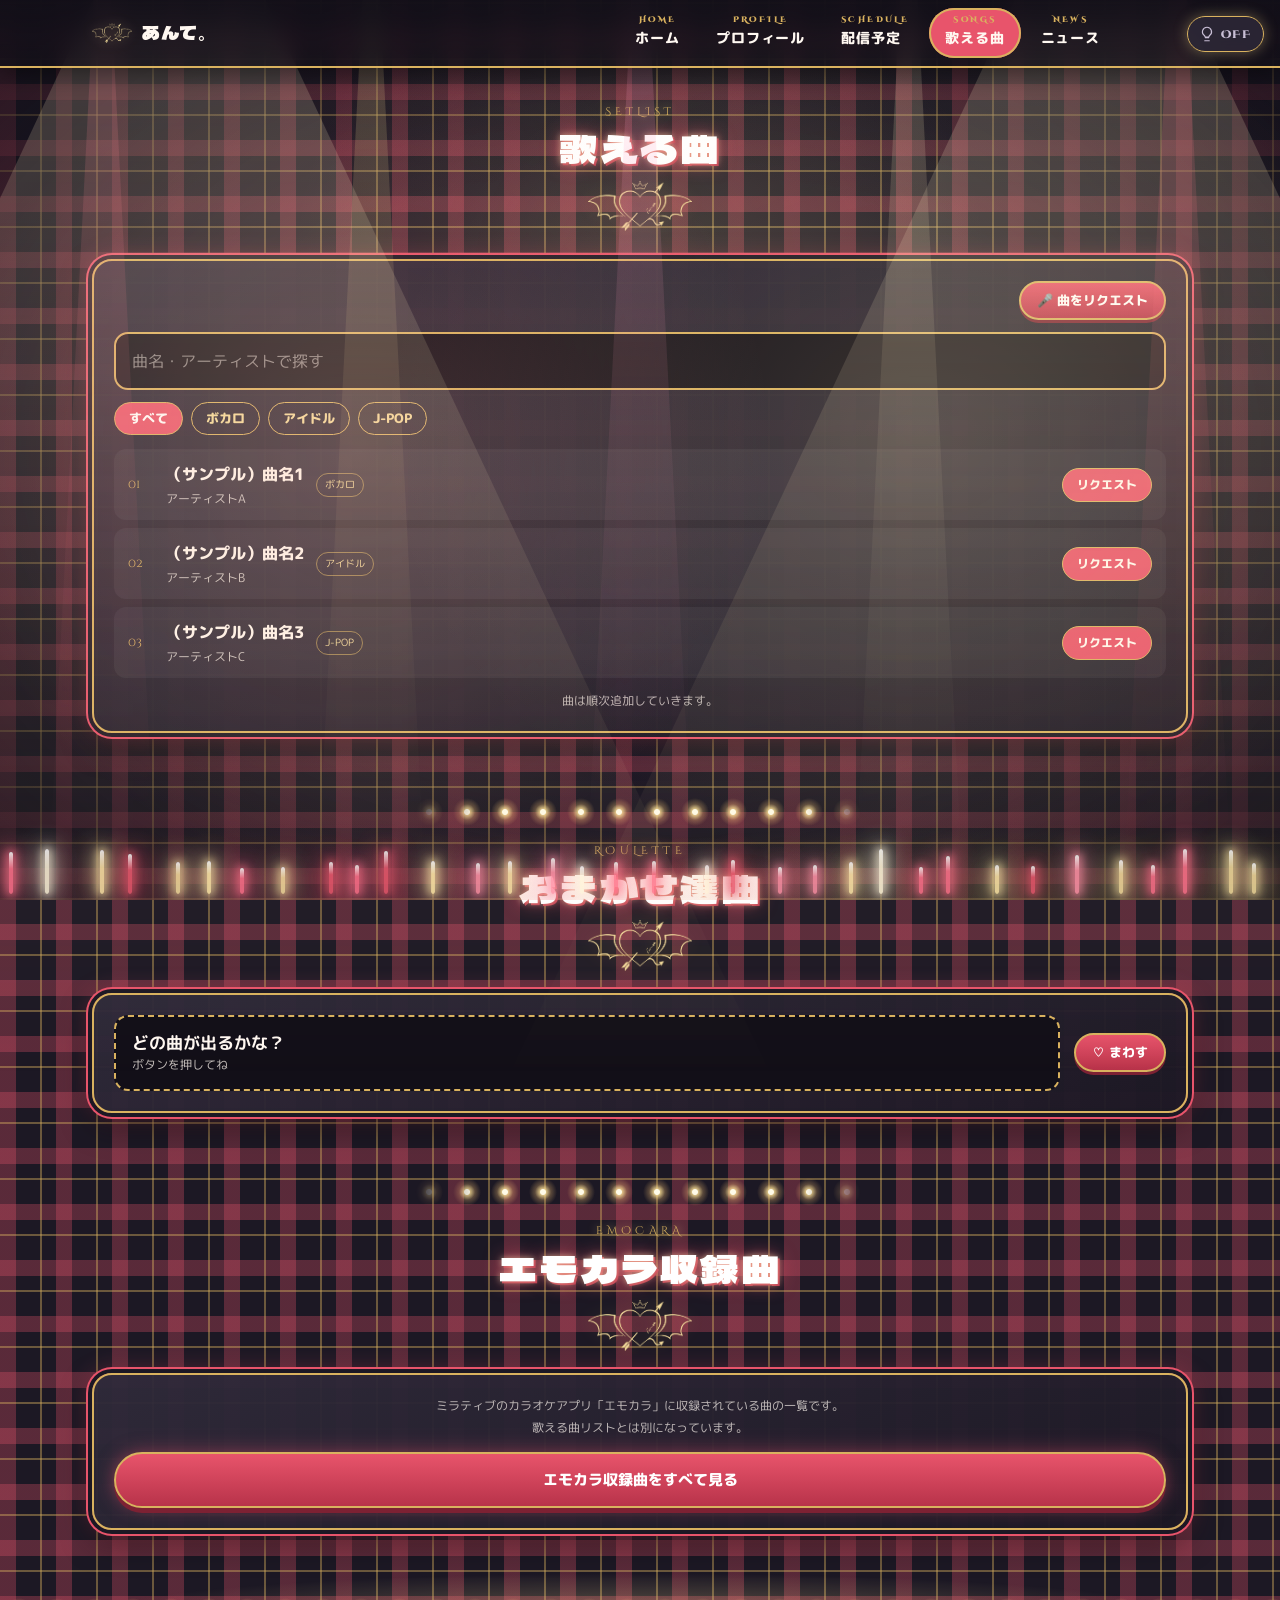
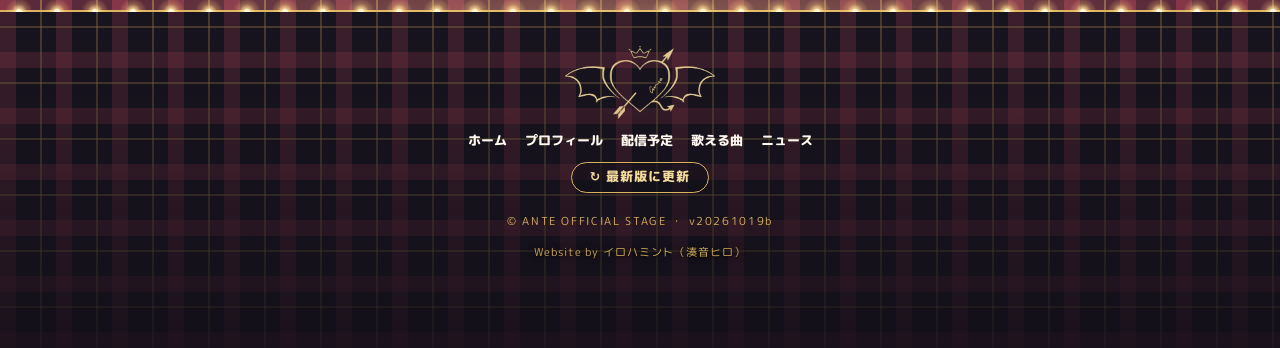
<file: songs.html>
<!doctype html>
<html lang="ja">
<head>
<meta charset="utf-8">
<meta name="viewport" content="width=device-width,initial-scale=1,viewport-fit=cover">
<title>歌える曲・リクエスト | あんて｡ OFFICIAL STAGE</title>
<meta name="description" content="あんて｡の歌える曲リスト。検索・ジャンル絞り込み・リクエスト送信・おまかせ選曲ができます。">
<meta name="theme-color" content="#2f2a3a">
<meta name="apple-mobile-web-app-capable" content="yes">
<meta name="mobile-web-app-capable" content="yes">
<meta name="apple-mobile-web-app-title" content="あんて｡">
<meta name="apple-mobile-web-app-status-bar-style" content="black-translucent">
<link rel="canonical" href="https://ante-stage.github.io/songs.html">
<meta property="og:type" content="website">
<meta property="og:site_name" content="あんて｡ OFFICIAL STAGE">
<meta property="og:title" content="歌える曲・リクエスト | あんて｡ OFFICIAL STAGE">
<meta property="og:description" content="あんて｡の歌える曲リスト。検索・ジャンル絞り込み・リクエスト送信・おまかせ選曲ができます。">
<meta property="og:url" content="https://ante-stage.github.io/songs.html">
<meta property="og:image" content="https://ante-stage.github.io/img/og.png">
<meta property="og:locale" content="ja_JP">
<meta name="twitter:card" content="summary_large_image">
<meta name="twitter:image" content="https://ante-stage.github.io/img/og.png">
<link rel="manifest" href="manifest.webmanifest?v=20261018a">
<link rel="icon" href="icon-192.png?v=20261018a">
<link rel="apple-touch-icon" href="apple-touch-icon.png?v=20261018a">
<link rel="preconnect" href="https://fonts.googleapis.com">
<link rel="preconnect" href="https://fonts.gstatic.com" crossorigin>
<link href="https://fonts.googleapis.com/css2?family=Dela+Gothic+One&family=M+PLUS+Rounded+1c:wght@500;700;800&family=Cinzel+Decorative:wght@700&display=swap" rel="stylesheet">
<script>try{if(sessionStorage.getItem('ptin')==='1')document.documentElement.classList.add('pt-in')}catch(e){}</script>
<link rel="stylesheet" href="assets/site.css?v=20261114c">
<style>.nb span{display:inline-block}.nb{word-break:auto-phrase;text-wrap:pretty;line-height:1.9}</style>
</head>
<body data-page="songs">

<main id="main"><div class="pg">
  <div class="pghead"><div class="h"><small>SETLIST</small><h1>歌える曲</h1></div></div>
  <div class="card rv" id="request">
    <div class="toolbar"><span class="songN" id="songN"></span><span id="reqClosed" class="note" style="margin:0" hidden>いまはリクエストをお休み中です</span><button class="btn sm" id="openReq">🎤 曲をリクエスト</button></div>
    <input class="search" id="q" type="search" placeholder="曲名・アーティストで探す" aria-label="曲を検索">
    <div class="chips" id="chips"></div>
    <ul class="songs" id="songList"></ul>
    <p class="note">曲は順次追加していきます。</p>
  </div>
  <section class="sec" id="roulette">
    <div class="h"><small>ROULETTE</small><h2>おまかせ選曲</h2></div>
    <div class="card rv roulette">
      <div class="slot" id="slot"><b>どの曲が出るかな？</b><small>ボタンを押してね</small></div>
      <div style="display:grid;gap:8px"><button class="btn sm" id="spin">♡ まわす</button><button class="btn ghost sm" id="slotReq" hidden>この曲をリクエスト</button></div>
    </div>
  </section>
  <section class="sec" id="emocara">
    <div class="h"><small>EMOCARA</small><h2>エモカラ収録曲</h2></div>
    <div class="card rv">
      <p class="note nb" style="margin:0 0 12px"><span>ミラティブのカラオケアプリ</span><span>「エモカラ」に収録されている</span><span>曲の一覧です。</span><br><span>歌える曲リストとは</span><span>別になっています。</span></p>
      <a class="btn" href="emocara.html" style="display:block;text-align:center">エモカラ収録曲をすべて見る</a>
    </div>
  </section>
</div></main>
<div class="drawer" id="drawer" role="dialog" aria-modal="true" aria-labelledby="dt">
  <form class="sheet" id="reqForm">
    <h3 id="dt">曲をリクエスト</h3>
    <label for="reqSong">曲名（必須）</label><input id="reqSong" maxlength="100" required>
    <label for="reqArtist">アーティスト（わかれば）</label><input id="reqArtist" maxlength="100">
    <label for="reqName">ニックネーム（任意）</label><input id="reqName" maxlength="40" autocomplete="nickname">
    <label for="reqMsg">ひとこと（任意）</label><textarea id="reqMsg" maxlength="200"></textarea>
    <div class="row"><button type="button" class="btn ghost" id="reqCancel">やめる</button><button type="submit" class="btn">送信する</button></div>
  </form>
</div>

<script src="assets/site.js?v=20261120a" defer></script>
</body>
</html>
</file>
<file: assets/site.css>
@property --x{syntax:"*";inherits:false}
:root{--sat:env(safe-area-inset-top,0px);--sab:env(safe-area-inset-bottom,0px)}
/* あんて｡ OFFICIAL STAGE — 共通スタイル（プレミアム仕様） */
:root{
  --red:#e8546b; --red-d:#b8334a; --red-dd:#7d2133;
  --black:#2f2a3a; --black-d:#1c1824; --black-dd:#120f18;
  --gold:#d9b25f; --gold-l:#f3dc9c; --paper:#fff8f1;
  --ff-title:"Dela Gothic One","M PLUS Rounded 1c","Hiragino Maru Gothic ProN",sans-serif;
  --ff-body:"M PLUS Rounded 1c","Hiragino Maru Gothic ProN","Hiragino Sans",system-ui,sans-serif;
  --ff-deco:"Cinzel Decorative","Dela Gothic One",serif;
  --nav-h:64px; --tab-h:64px;
  --mx:50vw; --my:30vh;
}
*{box-sizing:border-box;margin:0;padding:0;-webkit-tap-highlight-color:transparent}
html{scroll-behavior:smooth;background:var(--black-dd);color-scheme:dark}
html{overflow-x:clip}
body{font-family:var(--ff-body);color:var(--paper);line-height:1.75;min-height:100vh;overflow-x:clip;
  background-color:var(--black-d);
  background-image:
    repeating-linear-gradient(90deg,transparent 0 40px,rgba(217,178,95,.42) 40px 42px,transparent 42px 56px),
    repeating-linear-gradient(0deg,transparent 0 40px,rgba(217,178,95,.42) 40px 42px,transparent 42px 56px),
    repeating-linear-gradient(90deg,rgba(232,84,107,.30) 0 16px,transparent 16px 56px),
    repeating-linear-gradient(0deg,rgba(232,84,107,.30) 0 16px,transparent 16px 56px);
  padding-bottom:calc(var(--tab-h) + var(--sab))}
body.lock{overflow:hidden}
body::before{content:"";position:fixed;inset:0;z-index:0;pointer-events:none;
  background:radial-gradient(560px circle at var(--mx) var(--my),rgba(243,220,156,.16),transparent 62%),
             radial-gradient(ellipse at 50% 50%,transparent 45%,rgba(18,15,24,.78) 100%)}
a{color:inherit;text-decoration:none}
button{font-family:inherit;cursor:pointer;border:0;background:none;color:inherit}
img{max-width:100%;display:block}
:focus-visible{outline:3px solid var(--gold-l);outline-offset:3px;border-radius:8px}
main{position:relative;z-index:1}
.pg{width:100%;max-width:1160px;margin:0 auto;padding:0 20px}
.sr{position:absolute;width:1px;height:1px;overflow:hidden;clip:rect(0 0 0 0)}
.skip{position:fixed;left:8px;top:-60px;z-index:300;background:var(--gold);color:var(--black-d);padding:8px 14px;border-radius:10px;font-weight:800}
.skip:focus{top:8px}

/* ===== ナビ ===== */
.topnav{position:fixed;top:0;left:0;right:0;height:var(--nav-h);z-index:50;display:none;align-items:center;
  background:linear-gradient(180deg,rgba(18,15,24,.92),rgba(18,15,24,.72));backdrop-filter:blur(10px);-webkit-backdrop-filter:blur(10px);
  border-bottom:2px solid var(--gold);box-shadow:0 6px 24px rgba(0,0,0,.45)}
.topnav .in{display:flex;align-items:center;justify-content:space-between;gap:20px}
.brand{display:flex;align-items:center;gap:10px;font-family:var(--ff-title);font-size:20px;letter-spacing:.04em}
.brand img{width:46px;height:auto;filter:drop-shadow(0 0 6px rgba(243,220,156,.7))}
.topnav ul{list-style:none;display:flex;gap:4px}
.topnav li a{display:block;padding:8px 16px;border-radius:99px;font-weight:800;font-size:14px;letter-spacing:.06em;position:relative;transition:background .2s,color .2s}
.topnav li a small{display:block;font-family:var(--ff-deco);font-size:8px;letter-spacing:.3em;color:var(--gold);line-height:1;margin-bottom:2px;text-align:center}
.topnav li a:hover{background:rgba(232,84,107,.28)}
.topnav li a[aria-current=page]{background:var(--red);box-shadow:0 0 0 2px var(--gold) inset}
.tabbar{position:fixed;left:0;right:0;bottom:0;z-index:50;display:flex;height:calc(var(--tab-h) + var(--sab));padding-bottom:var(--sab);
  background:linear-gradient(180deg,rgba(47,42,58,.96),rgba(18,15,24,.98));border-top:2px solid var(--gold);box-shadow:0 -8px 24px rgba(0,0,0,.5)}
.tabbar a{flex:1;display:flex;flex-direction:column;align-items:center;justify-content:center;gap:1px;font-size:10px;font-weight:800;letter-spacing:.06em;color:rgba(255,248,241,.7);position:relative;transition:color .2s}
.tabbar a i{font-style:normal;font-size:20px;line-height:1.1;transition:transform .25s cubic-bezier(.3,1.6,.5,1)}
.tabbar a[aria-current=page]{color:var(--gold-l)}
.tabbar a[aria-current=page] i{transform:translateY(-3px) scale(1.2);text-shadow:0 0 12px var(--red)}
.tabbar a[aria-current=page]::before{content:"";position:absolute;top:-2px;width:34px;height:3px;border-radius:0 0 4px 4px;background:var(--red);box-shadow:0 0 10px var(--red)}

/* ===== ページ遷移の幕 ===== */
#pt{position:fixed;inset:0;z-index:400;pointer-events:none;visibility:hidden}
#pt b{position:absolute;top:0;bottom:0;width:50.5%;background:repeating-linear-gradient(90deg,var(--red) 0 22px,var(--red-d) 22px 44px);
  box-shadow:inset 0 -60px 80px rgba(0,0,0,.45),inset 0 60px 60px rgba(0,0,0,.35);transform:translateX(0);transition:transform .55s cubic-bezier(.7,0,.25,1)}
#pt b:first-child{left:0;border-right:4px solid var(--gold);transform:translateX(-101%)}
#pt b:last-child{right:0;border-left:4px solid var(--gold);transform:translateX(101%)}
#pt.cover{visibility:visible;pointer-events:all}
#pt.cover b{transform:none}
#pt.open{visibility:visible}
#pt.open b:first-child{transform:translateX(-101%)}
#pt.open b:last-child{transform:translateX(101%)}
#pt.instant b{transition:none}

/* ===== オープニング ===== */
#opening{position:fixed;inset:0;z-index:500;background:var(--black-dd);display:flex;align-items:center;justify-content:center;overflow:hidden;transition:opacity .5s 1.5s,visibility 0s 2s}
#opening .curtain{position:absolute;top:0;bottom:0;width:50.5%;background:repeating-linear-gradient(90deg,var(--red) 0 22px,var(--red-d) 22px 44px);
  box-shadow:inset 0 -60px 80px rgba(0,0,0,.45),inset 0 60px 60px rgba(0,0,0,.35);transition:transform 1.3s cubic-bezier(.75,0,.2,1) .55s;z-index:2}
#opening .curtain.l{left:0;border-right:4px solid var(--gold)}
#opening .curtain.r{right:0;border-left:4px solid var(--gold)}
#opening .beam{position:absolute;top:-10%;width:42%;height:120%;z-index:3;pointer-events:none;mix-blend-mode:screen;opacity:0;
  background:linear-gradient(180deg,rgba(243,220,156,.55),rgba(243,220,156,0) 78%);filter:blur(8px);transform-origin:50% 0;animation:beam 5s ease-in-out .3s both}
#opening .beam.a{left:-6%;--r:22deg}
#opening .beam.b{right:-6%;--r:-22deg}
@keyframes beam{0%{opacity:0;transform:rotate(calc(var(--r)*1.9))}25%{opacity:1}60%{opacity:.9;transform:rotate(var(--r))}100%{opacity:.55;transform:rotate(calc(var(--r)*.6))}}
#opening .logo{position:relative;z-index:4;text-align:center;display:flex;flex-direction:column;align-items:center;gap:6px;transition:opacity .35s}
#opening .em{width:min(78vw,340px);opacity:0;transform:scale(.6);animation:emIn .9s cubic-bezier(.2,1.4,.4,1) .5s forwards,beat 1.1s ease-in-out 1.5s 3}
@keyframes emIn{to{opacity:1;transform:scale(1);filter:drop-shadow(0 0 14px rgba(243,220,156,.8))}}
@keyframes beat{0%,100%{transform:scale(1)}18%{transform:scale(1.09)}34%{transform:scale(1)}50%{transform:scale(1.05)}}
#opening .kicker{font-family:var(--ff-deco);color:var(--gold-l);letter-spacing:.38em;font-size:11px;opacity:0;animation:fade .6s ease 1.3s forwards}
#opening .nm{display:flex;gap:2px;justify-content:center;font-family:var(--ff-title);font-size:clamp(48px,9vw,76px);line-height:1.1;color:#fff;text-shadow:0 0 20px var(--red),0 4px 0 var(--red-d)}
#opening .nm span{display:inline-block;opacity:0;transform:translateY(-40px) scale(1.5);animation:drop .55s cubic-bezier(.2,1.5,.4,1) forwards}
#opening .nm span:nth-child(1){animation-delay:1.7s}#opening .nm span:nth-child(2){animation-delay:1.82s}
#opening .nm span:nth-child(3){animation-delay:1.94s}#opening .nm span:nth-child(4){animation-delay:2.06s}
@keyframes drop{to{opacity:1;transform:none}}
#opening .sub{font-size:12px;color:var(--gold-l);letter-spacing:.2em;opacity:0;animation:fade .7s ease 2.5s forwards}
@keyframes fade{to{opacity:1}}
#opening .flash{position:absolute;inset:0;z-index:5;background:radial-gradient(circle at 50% 45%,#fff,var(--gold-l) 35%,transparent 70%);opacity:0;pointer-events:none}
#opening .tap{position:absolute;bottom:12%;z-index:4;font-size:12px;letter-spacing:.25em;color:var(--gold-l);opacity:0;animation:fade .6s ease 3s forwards,blink 1.3s 3.6s infinite}
#opening .fx{position:absolute;inset:0;z-index:3;pointer-events:none;overflow:hidden}
#opening .fx i{position:absolute;bottom:-30px;font-style:normal;color:var(--gold-l);opacity:0;animation:rise linear infinite}
@keyframes rise{0%{transform:translateY(0) rotate(0);opacity:0}15%{opacity:.9}100%{transform:translateY(-110vh) rotate(40deg);opacity:0}}
#opening.go .curtain.l{transform:translateX(-101%)}#opening.go .curtain.r{transform:translateX(101%)}
#opening.go .logo,#opening.go .tap,#opening.go .fx{opacity:0}
#opening.go .flash{animation:flash 1.1s ease-out .45s}
@keyframes flash{0%{opacity:0}18%{opacity:.95}100%{opacity:0}}
#opening.go{opacity:0;visibility:hidden}
@keyframes blink{50%{opacity:.25}}

/* ===== 見出し・飾り ===== */
.h{display:flex;flex-direction:column;align-items:center;text-align:center;gap:2px;margin-bottom:22px}
.h small{font-family:var(--ff-deco);color:var(--gold);font-size:11px;letter-spacing:.38em}
.h h2,.h h1{font-family:var(--ff-title);font-weight:400;font-size:clamp(26px,5vw,38px);color:#fff;letter-spacing:.06em;text-shadow:2px 2px 0 var(--red-d);line-height:1.3}
.orn{width:132px;height:44px;margin-top:2px;overflow:visible}
.orn .hp{fill:none;stroke:var(--gold);stroke-width:2.4;stroke-linejoin:round;stroke-dasharray:140;stroke-dashoffset:140;transition:stroke-dashoffset .9s ease .1s}
.orn .ar{fill:none;stroke:var(--gold-l);stroke-width:2.4;stroke-linecap:round;stroke-dasharray:110;stroke-dashoffset:110;transition:stroke-dashoffset .5s cubic-bezier(.5,0,.2,1) .7s}
.orn .ah{fill:var(--gold-l);opacity:0;transform-origin:100px 8px;transition:opacity .1s 1.1s}
.orn .fl{fill:none;stroke:var(--gold-l);stroke-width:2.4;stroke-linecap:round;opacity:0;transition:opacity .1s 1s}
.orn .fill{fill:var(--red);opacity:0;transition:opacity .4s 1.15s}
.in .orn .hp,.in .orn .ar{stroke-dashoffset:0}
.in .orn .ah,.in .orn .fl{opacity:1}
.in .orn .fill{opacity:.55;animation:hbeat .9s ease-in-out 1.2s 2}
@keyframes hbeat{50%{transform:scale(1.12)}}
.orn .fill{transform-origin:60px 22px}

.card{position:relative;background:linear-gradient(160deg,rgba(47,42,58,.96),rgba(28,24,36,.96));border:2px solid var(--gold);border-radius:20px;padding:20px;
  box-shadow:0 0 0 4px var(--black-d),0 0 0 6px var(--red),0 12px 30px rgba(0,0,0,.5)}
section.sec{margin-top:64px}
.btn{display:inline-flex;align-items:center;justify-content:center;gap:8px;padding:13px 26px;border-radius:999px;font-weight:800;font-size:15px;position:relative;overflow:hidden;
  background:linear-gradient(180deg,var(--red),var(--red-d));color:#fff;border:2px solid var(--gold);box-shadow:0 5px 0 var(--red-dd),0 0 18px rgba(232,84,107,.5);transition:transform .1s,box-shadow .1s}
.btn:active{transform:translateY(4px);box-shadow:0 1px 0 var(--red-dd)}
.btn::after{content:"";position:absolute;top:0;left:-70%;width:40%;height:100%;background:linear-gradient(100deg,transparent,rgba(255,255,255,.55),transparent);transform:skewX(-20deg);animation:shine 3.6s ease-in-out infinite}
@keyframes shine{0%,55%{left:-70%}100%{left:130%}}
.btn.ghost{background:rgba(18,15,24,.55);box-shadow:none;color:var(--gold-l)}
.btn.ghost::after{display:none}
.btn.sm{padding:8px 16px;font-size:13px;box-shadow:0 3px 0 var(--red-dd)}
.chips{display:flex;flex-wrap:wrap;gap:8px}
.chip{padding:6px 14px;border-radius:99px;font-size:13px;font-weight:800;border:1.5px solid var(--gold);color:var(--gold-l);cursor:pointer;transition:background .15s,transform .15s}
.chip:hover{transform:translateY(-2px)}
.chip.on{background:var(--red);color:#fff}

/* スクロール演出 */
.rv{opacity:0;transform:translateY(26px);transition:opacity .7s ease,transform .7s cubic-bezier(.2,.9,.2,1);transition-delay:calc(var(--d,0) * 90ms)}
.rv.in{opacity:1;transform:none}
.rv.pop{transform:scale(.9)}
.rv.pop.in{transform:none}

/* ===== HOME ===== */
.hero{position:relative;padding:16px 0 22px;display:grid;gap:6px;justify-items:center;text-align:center;overflow:visible}
.hero::before{content:"";position:absolute;top:-40px;bottom:0;left:50%;width:100vw;transform:translateX(-50%);z-index:0;pointer-events:none;
  background:radial-gradient(ellipse 70% 48% at 50% 52%,transparent 0,transparent 38%,rgba(18,15,24,.82) 100%)}
.vis{position:relative;display:flex;flex-direction:column;align-items:center;gap:4px;width:100%;z-index:1}
.vis .cone{position:absolute;top:-30px;left:50%;width:150%;height:calc(100% + 30px);transform:translateX(-50%);pointer-events:none;z-index:0;
  background:linear-gradient(180deg,rgba(255,244,214,.62) 0,rgba(243,220,156,.30) 40%,rgba(243,220,156,.10) 78%,transparent 100%);
  clip-path:polygon(42% 0,58% 0,92% 100%,8% 100%);filter:blur(6px);mix-blend-mode:screen;animation:cone 5s ease-in-out infinite}
@keyframes cone{0%,100%{opacity:.85}50%{opacity:1}}
.vis .halo{position:absolute;left:50%;top:56%;width:130%;aspect-ratio:1;transform:translate(-50%,-50%);border-radius:50%;pointer-events:none;z-index:0;
  background:radial-gradient(circle,rgba(255,236,190,.34) 0,rgba(232,84,107,.16) 38%,transparent 66%);animation:halo 4s ease-in-out infinite}
@keyframes halo{50%{transform:translate(-50%,-50%) scale(1.08);opacity:.85}}
.vis .floor{position:absolute;left:50%;bottom:-14px;width:96%;height:34px;transform:translateX(-50%);border-radius:50%;pointer-events:none;z-index:0;
  background:radial-gradient(ellipse,rgba(255,236,190,.7) 0,rgba(243,220,156,.25) 45%,transparent 72%);filter:blur(4px)}
.vis>.emblem,.vis>.photo{position:relative;z-index:1}
.qmenu{display:flex;flex-wrap:wrap;gap:7px;padding:0 6px;justify-content:center;position:relative;z-index:2}
.qmenu a{padding:7px 12px;border-radius:99px;font-size:12.5px;font-weight:800;border:1.5px solid var(--gold);background:rgba(18,15,24,.6);color:var(--gold-l);backdrop-filter:blur(4px);transition:background .15s,transform .15s}
.qmenu a:hover,.qmenu a:active{background:var(--red);color:#fff;transform:translateY(-2px)}
.scrollhint{position:relative;z-index:2;margin-top:6px;font-family:var(--ff-deco);font-size:10px;letter-spacing:.35em;color:var(--gold);animation:hint 1.6s ease-in-out infinite}
@keyframes hint{0%,100%{transform:translateY(0);opacity:.6}50%{transform:translateY(6px);opacity:1}}
.marq{display:flex;gap:10px;justify-content:center;margin-bottom:6px}
.marq i{width:9px;height:9px;border-radius:50%;background:var(--gold-l);box-shadow:0 0 8px var(--gold);animation:bulb 1.4s infinite}
.marq i:nth-child(even){animation-delay:.7s}
@keyframes bulb{50%{opacity:.25}}
.hero .emblem{width:min(56%,230px,calc(12svh * 2.1));filter:drop-shadow(0 0 12px rgba(243,220,156,.6));animation:float 3.4s ease-in-out infinite;position:relative;z-index:1}
@keyframes float{50%{transform:translateY(-7px)}}
.photo{position:relative;z-index:1;width:min(88%,400px,calc(46svh * .667));aspect-ratio:2/3;overflow:hidden;margin:6px auto 4px;perspective:900px;
  border:3px solid var(--gold);border-radius:22px;background:radial-gradient(ellipse at 50% 30%,#6a2a3c,var(--black-d) 75%);
  box-shadow:0 0 0 4px var(--black-d),0 0 0 7px var(--red),0 0 40px rgba(232,84,107,.55),0 16px 34px rgba(0,0,0,.6);
  transform:rotateX(var(--rx,0deg)) rotateY(var(--ry,0deg));transition:transform .2s ease-out;cursor:zoom-in}
.photo img{width:100%;height:100%;object-fit:cover;object-position:left top;transform:translate(var(--tx,0),var(--ty,0)) scale(1.04);transition:transform .2s ease-out}
.photo::after{content:"";position:absolute;inset:0;border-radius:19px;pointer-events:none;box-shadow:inset 0 0 0 2px rgba(243,220,156,.35),inset 0 -50px 60px -30px rgba(28,24,36,.55);
  background:linear-gradient(115deg,transparent 40%,rgba(255,255,255,.16) 50%,transparent 60%) var(--gx,-100%) 0/220% 100% no-repeat}
.photo .tag{position:absolute;right:10px;bottom:10px;z-index:2;font-size:10px;font-weight:800;letter-spacing:.14em;padding:3px 9px;border-radius:99px;background:rgba(18,15,24,.7);border:1px solid var(--gold);color:var(--gold-l)}
.hero .name{font-family:var(--ff-title);font-size:clamp(40px,11vw,60px);line-height:1.1;color:#fff;text-shadow:0 0 16px var(--red),3px 3px 0 var(--red-d);position:relative;z-index:2;margin-top:6px}
.hero .tagline{font-size:14px;color:var(--gold-l);letter-spacing:.12em;position:relative;z-index:2}
.hero .acts{display:flex;gap:12px;flex-wrap:wrap;justify-content:center;margin-top:6px;position:relative;z-index:2}
.hero .kick{font-family:var(--ff-deco);font-size:11px;letter-spacing:.38em;color:var(--gold);position:relative;z-index:2}
.ticker{overflow:hidden;border-block:2px solid var(--gold);background:linear-gradient(180deg,var(--red),var(--red-d));margin-top:30px;position:relative;z-index:1;transform:rotate(-1.2deg);box-shadow:0 8px 24px rgba(0,0,0,.5)}
.ticker div{display:flex;width:max-content;animation:tick 28s linear infinite}
.ticker span{padding:9px 24px;font-family:var(--ff-title);font-size:16px;letter-spacing:.12em;white-space:nowrap}
@keyframes tick{to{transform:translateX(-50%)}}
.pick{display:flex;align-items:center;gap:16px;padding:16px 20px;transition:transform .2s}
.pick:hover{transform:translateY(-3px)}
.pick .ic{flex:none;width:52px;height:52px;border-radius:50%;background:var(--red);border:2px solid var(--gold);display:flex;align-items:center;justify-content:center;font-size:20px;position:relative}
.pick .ic::before,.pick .ic::after{content:"";position:absolute;inset:-2px;border-radius:50%;border:2px solid var(--gold-l);animation:ping 2.2s ease-out infinite}
.pick .ic::after{animation-delay:1.1s}
@keyframes ping{from{transform:scale(1);opacity:.8}to{transform:scale(1.7);opacity:0}}
.pick b{display:block;font-size:17px;line-height:1.4}
.pick small{display:block;font-size:12px;color:var(--gold-l)}
.pick .ar{margin-left:auto;color:var(--gold);font-size:26px}
.grid2{display:grid;gap:18px;grid-template-columns:1fr}
.menu{display:grid;gap:14px;grid-template-columns:1fr 1fr}
.menu a{display:flex;flex-direction:column;gap:2px;padding:20px 16px;min-height:130px;justify-content:flex-end;position:relative;overflow:hidden;
  border:2px solid var(--gold);border-radius:18px;background:linear-gradient(160deg,rgba(47,42,58,.96),rgba(28,24,36,.96));transition:transform .25s,box-shadow .25s,border-color .25s}
.menu a::before{content:attr(data-g);position:absolute;right:10px;top:4px;font-size:54px;opacity:.14;font-family:var(--ff-deco)}
.menu a:hover{transform:translateY(-5px) rotate(-.6deg);box-shadow:0 12px 26px rgba(232,84,107,.4);border-color:var(--gold-l)}
.menu small{font-family:var(--ff-deco);font-size:10px;letter-spacing:.3em;color:var(--gold)}
.menu b{font-family:var(--ff-title);font-weight:400;font-size:22px}
.menu span{font-size:12px;opacity:.8}

/* 配信予定 */
.sched{list-style:none;display:grid;gap:10px}
.sched li{display:flex;align-items:center;gap:14px;padding:12px 14px;border-radius:14px;background:rgba(255,255,255,.05);border:1px dashed rgba(217,178,95,.55)}
.sched .d{flex:none;width:62px;text-align:center;font-family:var(--ff-title);line-height:1.15;color:var(--gold-l)}
.sched .d b{display:block;font-size:24px;color:#fff;font-weight:400}
.sched .d span{font-size:11px;font-family:var(--ff-body);font-weight:700}
.sched .t{font-weight:800}
.sched .n{font-size:13px;opacity:.8}
.sched .tag{margin-left:auto;flex:none;white-space:nowrap;font-size:11px;font-weight:800;padding:3px 10px;border-radius:99px;background:var(--red);border:1px solid var(--gold)}
.sched li.today{border-style:solid;border-color:var(--gold-l);box-shadow:0 0 18px rgba(243,220,156,.35)}
.empty{text-align:center;opacity:.8;font-size:14px;padding:14px}
.week{display:grid;grid-template-columns:repeat(7,1fr);gap:6px;margin-bottom:16px}
.week button{display:flex;flex-direction:column;align-items:center;gap:1px;padding:8px 0;border-radius:12px;border:1.5px solid rgba(217,178,95,.5);font-weight:800;transition:background .15s,transform .15s}
.week button small{font-size:10px;color:var(--gold)}
.week button b{font-family:var(--ff-title);font-weight:400;font-size:18px}
.week button i{width:7px;height:7px;border-radius:50%;background:transparent;margin-top:2px}
.week button.has i{background:var(--red);box-shadow:0 0 8px var(--red)}
.week button.sel{background:var(--red);border-color:var(--gold)}
.week button.sel small{color:var(--gold-l)}
.week button.sel i{background:var(--gold-l)}
.week button.today b{text-shadow:0 0 10px var(--gold-l)}

/* プロフィール */
.pf{display:grid;gap:20px}
.pf .av{width:112px;height:112px;border-radius:50%;border:3px solid var(--gold);box-shadow:0 0 0 4px var(--black-d),0 0 0 7px var(--red),0 0 24px rgba(232,84,107,.5);margin:0 auto;object-fit:cover}
.pf dl{display:grid;grid-template-columns:6.4em 1fr;gap:8px 12px;font-size:15px}
.pf dt{color:var(--gold);font-weight:800}
.where{display:grid;gap:14px;grid-template-columns:1fr}
.where .card h3{font-family:var(--ff-title);font-weight:400;font-size:20px;margin-bottom:4px}
.where .card p{font-size:14px;opacity:.88;margin-bottom:12px}
.links{display:grid;gap:10px}
.links a{display:flex;align-items:center;gap:12px;padding:13px 16px;border-radius:14px;font-weight:800;background:rgba(255,255,255,.06);border:1.5px solid var(--gold);transition:background .15s,transform .15s}
.links a:hover{background:rgba(232,84,107,.35);transform:translateX(4px)}
.links a .ic{width:32px;height:32px;border-radius:50%;background:var(--red);display:flex;align-items:center;justify-content:center;font-size:15px;border:1px solid var(--gold-l);flex:none}
.links a .ar{margin-left:auto;color:var(--gold)}
.links a.off{opacity:.45;pointer-events:none}
.symbol{display:flex;flex-direction:column;align-items:center;gap:10px;text-align:center}
.symbol img{width:min(100%,420px);filter:drop-shadow(0 0 14px rgba(243,220,156,.55))}

/* 曲 */
.search{width:100%;padding:13px 16px;border-radius:14px;border:2px solid var(--gold);background:var(--black-dd);color:#fff;font:inherit;font-size:16px;margin-bottom:12px}
.search::placeholder{color:rgba(255,248,241,.5)}
.songs{list-style:none;display:grid;gap:8px;margin-top:14px}
.songs li{display:flex;align-items:center;gap:12px;padding:11px 14px;border-radius:12px;background:rgba(255,255,255,.05);transition:background .15s,transform .15s}
.songs li:hover{background:rgba(232,84,107,.18);transform:translateX(4px)}
.songs .no{flex:none;width:2.2em;font-family:var(--ff-deco);color:var(--gold);font-size:12px}
.songs .st{font-weight:800;overflow-wrap:anywhere}
.songs .sa{font-size:12px;opacity:.75}
.songs .m{min-width:0}
.songs .mk{display:flex;flex-wrap:wrap;gap:4px;margin-top:4px}
.songs .mk span{font-size:10px;font-weight:800;line-height:1.5;padding:1px 8px;border-radius:99px;background:rgba(255,255,255,.1);border:1px solid rgba(255,255,255,.28)}
.songs .mk .mk-signature{background:rgba(217,178,95,.22);border-color:rgba(217,178,95,.75);color:var(--gold-l)}
.songs .mk .mk-favorite{background:rgba(232,84,107,.22);border-color:rgba(232,84,107,.7)}
.songs .mk .mk-learning{background:rgba(120,200,150,.18);border-color:rgba(120,200,150,.6)}
.songs button{margin-left:auto;flex:none;font-size:12px;font-weight:800;padding:7px 14px;border-radius:99px;background:var(--red);border:1px solid var(--gold)}
.songs .g{flex:none;font-size:10px;padding:2px 8px;border-radius:99px;border:1px solid rgba(217,178,95,.6);color:var(--gold-l)}
.roulette{display:flex;align-items:center;gap:14px;flex-wrap:wrap}
.slot{flex:1;min-width:200px;padding:14px 16px;border-radius:14px;border:2px dashed var(--gold);background:var(--black-dd);min-height:64px;display:flex;flex-direction:column;justify-content:center;overflow:hidden}
.slot b{font-size:17px;line-height:1.4}
.slot small{font-size:12px;opacity:.75}
.slot.spin b{animation:spin .12s linear infinite}
@keyframes spin{from{transform:translateY(-8px);opacity:.3}to{transform:translateY(8px);opacity:1}}
.drawer{position:fixed;inset:0;z-index:150;display:none;align-items:flex-end;justify-content:center;background:rgba(18,15,24,.72);backdrop-filter:blur(4px)}
.drawer.on{display:flex}
.drawer .sheet{width:min(560px,100%);max-height:92vh;overflow:auto;padding:22px 20px calc(24px + var(--sab));border-radius:26px 26px 0 0;background:linear-gradient(160deg,#3a3347,var(--black-d));border:2px solid var(--gold);border-bottom:0;animation:up .35s cubic-bezier(.2,.9,.2,1)}
@keyframes up{from{transform:translateY(60px);opacity:0}}
.sheet h3{font-family:var(--ff-title);font-weight:400;font-size:22px;text-align:center;margin-bottom:12px}
.sheet label{display:block;font-size:12px;color:var(--gold);font-weight:800;margin:10px 0 4px}
.sheet input,.sheet textarea{width:100%;padding:12px 14px;border-radius:12px;border:1.5px solid var(--gold);background:var(--black-dd);color:#fff;font:inherit;font-size:16px}
.sheet textarea{min-height:80px;resize:vertical}
.sheet .row{display:flex;gap:10px;margin-top:16px}
.sheet .row .btn{flex:1}
@media(min-width:700px){.drawer{align-items:center}.drawer .sheet{border-radius:26px;border-bottom:2px solid var(--gold)}}

/* X・リンク */
.xpost{display:grid;gap:14px}
.xpost .ph{padding:22px;text-align:center;font-size:14px;opacity:.85;border:1.5px dashed var(--gold);border-radius:14px}
.xpost .twitter-tweet{margin:0 auto!important}

/* ライトボックス */
#lb{position:fixed;inset:0;z-index:250;display:none;align-items:center;justify-content:center;background:rgba(18,15,24,.92);padding:20px;cursor:zoom-out}
#lb.on{display:flex}
#lb img{max-height:92vh;width:auto;max-width:100%;border-radius:18px;border:3px solid var(--gold);box-shadow:0 0 50px rgba(232,84,107,.6);animation:zoomin .35s cubic-bezier(.2,1.2,.4,1)}
@keyframes zoomin{from{transform:scale(.8);opacity:0}}

/* 演出パーツ */
.bst{position:fixed;z-index:350;pointer-events:none;font-style:normal;font-size:20px;color:var(--gold-l);text-shadow:0 0 8px var(--red);animation:burst .9s ease-out forwards}
@keyframes burst{from{transform:translate(0,0) scale(.6) rotate(0);opacity:1}to{transform:translate(var(--bx),var(--by)) scale(1.3) rotate(var(--br));opacity:0}}
.toast{position:fixed;left:50%;bottom:calc(var(--tab-h) + 20px + var(--sab));transform:translate(-50%,30px);background:var(--black-dd);border:2px solid var(--gold);padding:10px 20px;border-radius:99px;font-size:14px;font-weight:800;opacity:0;transition:.3s;z-index:300;pointer-events:none;white-space:nowrap;max-width:92vw;overflow:hidden;text-overflow:ellipsis}
.toast.on{opacity:1;transform:translate(-50%,0)}
.pghead{padding:34px 0 6px}
footer.ft{position:relative;z-index:1;margin-top:80px;padding:34px 20px 30px;text-align:center;border-top:2px solid var(--gold);background:linear-gradient(180deg,rgba(18,15,24,.4),rgba(18,15,24,.9))}
footer.ft img{width:150px;margin:0 auto 10px;opacity:.9}
footer.ft nav{display:flex;gap:6px 18px;justify-content:center;flex-wrap:wrap;font-size:13px;font-weight:800;margin-bottom:10px}
footer.ft nav a:hover{color:var(--gold-l)}
footer.ft small{font-size:11px;color:var(--gold);letter-spacing:.15em}

/* ===== iPad縦（768〜）===== */
@media(min-width:768px){
  :root{--nav-h:68px}
  body{padding-bottom:0}
  .topnav{display:flex}.tabbar{display:none}
  .toast{bottom:28px}
  .pg{padding:0 32px}
  .menu{grid-template-columns:repeat(4,1fr)}
  .where{grid-template-columns:repeat(3,1fr)}
  .photo{width:min(60%,400px)}
  .hero{padding-top:calc(var(--nav-h) + 20px)}
  .pghead{padding-top:calc(var(--nav-h) + 34px)}
  .photo{width:min(66%,460px,calc(60svh * .667))}
  .hero .emblem{width:min(60%,300px)}
  .scrollhint{display:none}
  .grid2{grid-template-columns:1fr 1fr}
}
/* ===== iPad横・PC（1024〜）===== */
@media(min-width:1024px){
  .hero{grid-template-columns:minmax(0,1fr) minmax(0,1fr);column-gap:56px;text-align:left;justify-items:stretch;align-items:center;min-height:min(100vh,860px);padding-bottom:50px}
  .hero .vis{grid-column:1;grid-row:1 / span 6}
  .hero .txt{grid-column:2;display:flex;flex-direction:column;gap:10px}
  .hero .acts{justify-content:flex-start}
  .hero .marq{justify-content:flex-start}
  .photo{width:min(92%,480px,calc(60svh * .667))}
  .hero .emblem{width:min(80%,360px)}
  .qmenu{justify-content:flex-start}
  .hero::before{background:radial-gradient(ellipse 34% 60% at 30% 55%,transparent 0,transparent 40%,rgba(18,15,24,.82) 100%)}
  .hero .name{font-size:clamp(64px,7vw,96px)}
  .hero .tagline{font-size:17px}
  .pf{grid-template-columns:260px 1fr;align-items:start}
  .pf .av{width:180px;height:180px}
}
/* ===== 小さい端末 ===== */
@media(max-width:360px){.menu b{font-size:19px}.week button b{font-size:16px}}
/* ===== 動きを減らす設定 ===== */
@media(prefers-reduced-motion:reduce){
  *,*::before,*::after{animation-duration:.01s!important;animation-delay:0s!important;animation-iteration-count:1!important;transition-duration:.01s!important;transition-delay:0s!important}
  .rv{opacity:1;transform:none}
  html{scroll-behavior:auto}
}

/* ===== 追加 ===== */
[hidden]{display:none!important}
html.pt-in::after{content:"";position:fixed;inset:0;z-index:399;background:repeating-linear-gradient(90deg,var(--red) 0 22px,var(--red-d) 22px 44px)}
.hero .txt{position:relative;z-index:2;display:flex;flex-direction:column;align-items:center;gap:8px;width:100%}
.hero .txt .marq{display:none}
@media(min-width:1024px){.hero .txt{grid-column:2;grid-row:1 / span 6;align-self:center;align-items:flex-start}.hero .txt .marq{display:flex}}
.sub-lead{text-align:center;font-size:14px;opacity:.85;margin:-8px auto 22px;max-width:34em}
.row-btn{display:flex;gap:12px;justify-content:center;flex-wrap:wrap;margin-top:18px}
.stat{display:flex;align-items:baseline;justify-content:center;gap:6px;margin-bottom:6px}
.stat b{font-family:var(--ff-title);font-weight:400;font-size:46px;color:#fff;text-shadow:2px 2px 0 var(--red-d);line-height:1}
.stat span{font-size:14px;color:var(--gold-l)}
.note{font-size:12px;opacity:.7;text-align:center;margin-top:12px}
.sec .card+.card{margin-top:18px}
.toolbar{display:flex;gap:10px;align-items:center;justify-content:space-between;flex-wrap:wrap;margin-bottom:12px}
.songN{font-family:var(--ff-title);font-size:18px;color:var(--gold-l)}
@media(max-width:560px){
  .songs .no{display:none}
  .songs li{padding:10px 12px;gap:8px}
  .songs .g{display:none}
  .sched .d{width:54px}
  .card{padding:16px}
}
@media(max-width:767px) and (max-height:720px){.photo{width:min(88%,400px,calc(36svh * .667))}.hero .emblem{width:min(50%,200px,calc(10svh * 2.1))}}
@media(max-width:1023px){
  .hero{--pw:min(94vw,460px,calc((100svh - var(--sat) - var(--sab) - var(--tab-h) - 300px) * .667));padding-top:calc(var(--sat) + 12px)}
  .photo{width:var(--pw)}
  .photo::after{box-shadow:inset 0 0 0 2px rgba(243,220,156,.35),inset 0 -170px 120px -60px rgba(18,15,24,.92)}
  .hero .txt{margin-top:calc(var(--pw) * -.62)}
  .hero .name{text-shadow:0 0 18px var(--red),0 2px 14px #000,3px 3px 0 var(--red-d)}
  .hero .photo .tag{bottom:auto;top:10px}
  .hero .emblem{width:min(50%,200px,calc(10svh * 2.1))}
  .scrollhint{display:none}
}
.orn{display:block;width:104px;height:auto;margin:6px auto 0;opacity:0;transform:translateY(6px) scale(.9);filter:drop-shadow(0 0 8px rgba(217,178,95,.45));transition:opacity .7s ease .15s,transform .7s cubic-bezier(.3,1.4,.5,1) .15s}.in .orn{opacity:1;transform:none}

/* ===== オープニング: カーテン→スポットライト ===== */
#opening{transition:opacity .8s,visibility 0s .8s}
#opening .stage{position:absolute;inset:0;z-index:1;display:flex;align-items:center;justify-content:center}
#opening .spot{position:absolute;top:-4%;left:50%;width:150%;height:108%;transform:translateX(-50%);pointer-events:none;
  clip-path:polygon(41% 0,59% 0,100% 100%,0 100%);background:linear-gradient(180deg,rgba(255,244,214,.9),rgba(243,220,156,.28) 62%,rgba(243,220,156,.08));filter:blur(9px);opacity:0}
#opening .pool{position:absolute;left:50%;bottom:9%;width:min(120vw,700px);height:90px;transform:translateX(-50%);border-radius:50%;background:radial-gradient(ellipse,rgba(255,236,190,.5),transparent 70%);opacity:0}
#opening .fig{position:relative;width:min(80vw,380px,calc(62svh * .667));aspect-ratio:2/3;border-radius:22px;overflow:hidden;border:3px solid var(--gold);box-shadow:0 0 0 4px var(--red),0 0 60px rgba(255,236,190,.35);filter:brightness(0)}
#opening .fig img{width:100%;height:100%;object-fit:cover;object-position:left top;display:block}
#opening.go .spot{animation:spotOn 1.5s steps(1,end) 1.2s forwards}
#opening.go .pool{animation:fade 1s ease 2.4s forwards}
#opening.go .fig{animation:lit 1.5s steps(1,end) 1.2s forwards}
@keyframes spotOn{0%{opacity:0}12%{opacity:.5}22%{opacity:0}38%{opacity:.75}48%{opacity:.1}64%,100%{opacity:1}}
@keyframes lit{0%{filter:brightness(0)}12%{filter:brightness(.45)}22%{filter:brightness(0)}38%{filter:brightness(.8)}48%{filter:brightness(.1)}64%,100%{filter:brightness(1)}}
#opening.go{opacity:1;visibility:visible}
#opening.out{opacity:0;visibility:hidden}
@media(prefers-reduced-motion:reduce){#opening .fig{filter:none}#opening .spot{opacity:1}}
footer.ft .upd{display:block;margin:2px auto 12px;padding:8px 18px;border-radius:99px;border:1.5px solid var(--gold);background:rgba(18,15,24,.6);color:var(--gold-l);font:800 12.5px/1 var(--ff-body);letter-spacing:.08em;cursor:pointer}footer.ft .upd:active{background:var(--red);color:#fff}footer.ft .upd:disabled{opacity:.6}
@media(max-width:1023px){
  .hero{--pw:min(94vw,460px,calc((100svh - var(--sat) - var(--sab) - var(--tab-h) - 330px) * .667))}
  .hero .txt{margin-top:-92px}
  .photo::after{box-shadow:inset 0 0 0 2px rgba(243,220,156,.35),inset 0 -120px 90px -50px rgba(18,15,24,.9)}
  .hero .tagline{margin-top:4px;text-shadow:none}
  .hero .qmenu{display:none}
}
#opening.land{background:transparent;transition:background 1s ease}
#opening.land .spot,#opening.land .pool,#opening.land .tap,#opening.land .fx,#opening.land .flash{animation:none!important;opacity:0!important;transition:opacity .6s}
#opening.land .fig{animation:none;filter:brightness(1);transform-origin:50% 50%;transition:transform 1.05s cubic-bezier(.65,0,.25,1),box-shadow .8s,border-radius .8s}
#opening.land.out{transition:opacity .35s}
/* ===== ホーム整地(モバイル/タブレット) ===== */
@media(max-width:1023px){
  .hero{--pw:min(94vw,460px,calc((100svh - var(--sat) - var(--sab) - var(--tab-h) - 170px) * .667));padding-top:calc(var(--sat) + 10px);padding-bottom:10px;gap:0}
  .vis{padding-top:34px}
  .hero .emblem{position:absolute;top:0;left:0;right:0;margin:0 auto;width:min(40vw,168px);z-index:3;filter:drop-shadow(0 0 10px rgba(243,220,156,.7)) drop-shadow(0 4px 8px rgba(0,0,0,.6))}
  .photo{margin:0 auto}
  .hero .txt{margin-top:-96px;gap:4px}
  .hero .kick{letter-spacing:.34em;text-shadow:0 2px 8px #000}
  .hero .name{margin-top:0;letter-spacing:.04em}
  .hero .tagline{margin-top:6px;font-size:14px;letter-spacing:.1em}
  .hero .acts{margin-top:10px}
  .hero .acts .btn{position:relative;overflow:hidden}
  .hero .acts .btn::after{content:"";position:absolute;top:0;bottom:0;width:40%;left:-60%;background:linear-gradient(100deg,transparent,rgba(255,255,255,.45),transparent);transform:skewX(-20deg);animation:shine 3.6s ease-in-out 1.5s infinite}
  .ticker{margin-top:16px}
}
@keyframes shine{0%,55%{left:-60%}100%{left:130%}}
@media(prefers-reduced-motion:reduce){.hero .acts .btn::after{animation:none;display:none}}
@media(max-width:1023px){
  .hero{--pw:min(94vw,460px,calc((100svh - var(--sat) - var(--sab) - var(--tab-h) - 182px) * .667))}
  .hero .txt{margin-top:-74px}
  .hero .tagline{margin-top:16px}
}
/* ===== オープニング: 点灯1回・枠なし ===== */
#opening.go .spot{animation:spotOn1 1.1s ease-out 1.2s forwards}
#opening.go .fig{animation:lit1 1.1s ease-out 1.2s forwards}
@keyframes spotOn1{from{opacity:0}to{opacity:1}}
@keyframes lit1{from{filter:brightness(0)}to{filter:brightness(1)}}
#opening .fig{width:min(100vw,calc(78svh * .667));max-width:560px;border:0;border-radius:0;box-shadow:inset 0 0 0 0 transparent,0 0 0 0 transparent;overflow:hidden}
#opening .fig::after{content:"";position:absolute;inset:0;pointer-events:none;background:linear-gradient(180deg,#06040a 0,transparent 14%,transparent 80%,#06040a 100%);opacity:.9;transition:opacity .9s}
#opening.land .fig{border-radius:22px;box-shadow:inset 0 0 0 3px var(--gold),0 0 0 4px var(--red);transition:transform 1.05s cubic-bezier(.65,0,.25,1),box-shadow .9s,border-radius .9s}
#opening.land .fig::after{opacity:0}
#opening .pool{bottom:6%}
#opening .fig img{transform:scale(1.04)}
#opening.land .fig{transition:box-shadow .9s ease,border-radius .9s ease}

/* ===== 常時: スポットライトが動いて中央に集まる ===== */
.vis .sw{position:absolute;top:-24px;width:56%;height:calc(100% + 24px);z-index:2;pointer-events:none;transform-origin:50% 0;mix-blend-mode:screen;filter:blur(7px);
  clip-path:polygon(43% 0,57% 0,100% 100%,0 100%);background:linear-gradient(180deg,rgba(255,240,200,.42),rgba(255,236,190,.1) 55%,rgba(255,236,190,0) 92%);opacity:.75}
.vis .sw.a{left:-6%;animation:swA 9s cubic-bezier(.5,0,.3,1) infinite}
.vis .sw.b{right:-6%;animation:swB 9s cubic-bezier(.5,0,.3,1) infinite}
@keyframes swA{0%,12%{transform:rotate(22deg);opacity:.35}42%,62%{transform:rotate(-15deg);opacity:.5}92%,100%{transform:rotate(22deg);opacity:.35}}
@keyframes swB{0%,12%{transform:rotate(-22deg);opacity:.35}42%,62%{transform:rotate(15deg);opacity:.5}92%,100%{transform:rotate(-22deg);opacity:.35}}
@media(min-width:1024px){.vis .sw{width:70%}.vis .sw.a{left:-16%}.vis .sw.b{right:-16%}}
@media(prefers-reduced-motion:reduce){.vis .sw{animation:none}.vis .sw.a{transform:rotate(-15deg)}.vis .sw.b{transform:rotate(15deg)}}
/* ===== オープニング: 絵の矩形を目立たせない ===== */
#opening .spot{background:linear-gradient(180deg,rgba(255,244,214,.9) 0,rgba(243,220,156,.4) 14%,rgba(243,220,156,0) 30%)}
#opening .fig::after{background:
  linear-gradient(180deg,#06040a 0,rgba(6,4,10,0) 16%,rgba(6,4,10,0) 78%,#06040a 100%),
  linear-gradient(90deg,#06040a 0,rgba(6,4,10,0) 4%,rgba(6,4,10,0) 88%,#06040a 100%);opacity:1}
#opening .pool{opacity:0!important;animation:none!important}
#opening .fig::before{content:"";position:absolute;inset:0;z-index:1;pointer-events:none;mix-blend-mode:soft-light;background:radial-gradient(ellipse 70% 55% at 50% 38%,rgba(255,244,214,.55),rgba(255,244,214,0) 70%);transition:opacity .9s}
#opening.land .fig::before{opacity:0}
#opening .spot{background:linear-gradient(180deg,rgba(255,244,214,.9) 0,rgba(243,220,156,.35) 8%,rgba(243,220,156,0) 17%)}
#opening .fig::after{background:
  linear-gradient(180deg,#06040a 0,rgba(6,4,10,.55) 8%,rgba(6,4,10,0) 24%,rgba(6,4,10,0) 74%,#06040a 100%),
  linear-gradient(90deg,#06040a 0,rgba(6,4,10,0) 9%,rgba(6,4,10,0) 84%,#06040a 100%)}
.h.noorn .orn{display:none}
#sl{--sy:50%;position:fixed;inset:0;z-index:45;pointer-events:none;
  background:radial-gradient(ellipse 70% 42% at 50% var(--sy),rgba(255,236,190,.10),rgba(255,236,190,0) 70%),radial-gradient(ellipse 130% 95% at 50% var(--sy),rgba(6,4,10,0) 38%,rgba(6,4,10,.5) 100%)}
body[data-page="home"] #sl{background:radial-gradient(ellipse 70% 42% at 50% var(--sy),rgba(255,236,190,.07),rgba(255,236,190,0) 70%),radial-gradient(ellipse 130% 95% at 50% var(--sy),rgba(6,4,10,0) 45%,rgba(6,4,10,.4) 100%)}
/* ===== オープニング: 絵の輪郭を背景に溶かす(マスク) ===== */
@property --fx{syntax:"<percentage>";inherits:true;initial-value:12%}
@property --fy{syntax:"<percentage>";inherits:true;initial-value:14%}
@property --fl{syntax:"<percentage>";inherits:true;initial-value:7%}
#opening .fig{--fx:13%;--fy:15%;--fl:7%;
  -webkit-mask-image:linear-gradient(90deg,transparent 0,#000 var(--fl),#000 calc(100% - var(--fx)),transparent 100%),linear-gradient(180deg,transparent 0,#000 var(--fy),#000 calc(100% - var(--fy)),transparent 100%);
  mask-image:linear-gradient(90deg,transparent 0,#000 var(--fl),#000 calc(100% - var(--fx)),transparent 100%),linear-gradient(180deg,transparent 0,#000 var(--fy),#000 calc(100% - var(--fy)),transparent 100%);
  -webkit-mask-composite:source-in;mask-composite:intersect}
#opening .fig::after{display:none}
#opening.land .fig{--fx:0%;--fy:0%;--fl:0%;transition:box-shadow .9s ease,border-radius .9s ease,--fx .9s ease,--fy .9s ease,--fl .9s ease}

/* ===== オープニング: 点灯後の見せ場 ===== */
#opening .pname{position:fixed;z-index:6;text-align:center;pointer-events:none;display:block}
#opening .pname .k{display:block;font-style:normal;font-family:var(--ff-deco);font-size:11px;letter-spacing:.34em;color:var(--gold);text-shadow:0 2px 8px #000;opacity:0;height:var(--nlh)}
#opening .pname b{display:flex;justify-content:center;font-family:var(--ff-title);font-weight:400;font-size:var(--nfs);line-height:1.1;letter-spacing:.04em;color:#fff;text-shadow:0 0 16px var(--red),3px 3px 0 var(--red-d)}
#opening .pname span{display:inline-block;opacity:0;transform:translateY(-70px) scale(1.7);filter:blur(6px)}
#opening.go .pname .k{animation:fade .6s ease 2.5s forwards}
#opening.go .pname span{animation:slam .5s cubic-bezier(.2,1.6,.4,1) forwards}
#opening.go .pname span:nth-child(1){animation-delay:2.7s}#opening.go .pname span:nth-child(2){animation-delay:2.85s}
#opening.go .pname span:nth-child(3){animation-delay:3s}#opening.go .pname span:nth-child(4){animation-delay:3.15s}
@keyframes slam{60%{transform:translateY(4px) scale(.96);filter:blur(0)}to{opacity:1;transform:none;filter:blur(0)}}
#opening.land .pname{opacity:0;transition:opacity .9s ease .2s}
#opening .gl{position:absolute;z-index:3;font-style:normal;color:#fff;font-size:34px;line-height:1;text-shadow:0 0 14px #fff,0 0 26px var(--gold-l);opacity:0;transform:scale(0) rotate(0);pointer-events:none}
#opening .gl.g1{left:16%;top:17%}#opening .gl.g2{left:54%;top:25%;font-size:26px}#opening .gl.g3{left:70%;top:12%;font-size:20px}
#opening.go .gl{animation:glint 1s ease-out forwards}
#opening.go .g1{animation-delay:2.4s}#opening.go .g2{animation-delay:3.2s}#opening.go .g3{animation-delay:3.9s}
@keyframes glint{0%{opacity:0;transform:scale(0) rotate(0)}35%{opacity:1;transform:scale(1.4) rotate(45deg)}100%{opacity:0;transform:scale(.4) rotate(90deg)}}
#opening.go .spot{animation:spotOn1 1.1s ease-out 1.2s forwards,spotBeat 1.3s ease-in-out 2.5s 2}
@keyframes spotBeat{0%,100%{opacity:1}30%{opacity:.62}55%{opacity:1}75%{opacity:.8}}
#opening.land .gl{display:none}

/* ===== オープニング後: 要素が次々に登場 ===== */
#opening .pname,#opening .gl{display:none!important}
#opening.go .spot{animation:spotOn1 1.1s ease-out 1.2s forwards}
body[data-page="home"]:not(.reveal) .hero .emblem,
body[data-page="home"]:not(.reveal) .hero .kick,
body[data-page="home"]:not(.reveal) .hero .name,
body[data-page="home"]:not(.reveal) .hero .tagline,
body[data-page="home"]:not(.reveal) .hero .acts,
body[data-page="home"]:not(.reveal) .hero .qmenu,
body[data-page="home"]:not(.reveal) .ticker,
body[data-page="home"]:not(.reveal) .tabbar,
body[data-page="home"]:not(.reveal) .topnav{opacity:0}
body[data-page="home"].reveal .hero .emblem{animation:ePop .8s cubic-bezier(.2,1.5,.4,1) .05s backwards,float 3.4s ease-in-out .85s infinite}
body[data-page="home"].reveal .hero .kick{animation:upIn .5s ease .15s backwards}
body[data-page="home"].reveal .hero .name{animation:nameIn .6s cubic-bezier(.2,1.4,.4,1) .25s backwards}
body[data-page="home"].reveal .hero .tagline{animation:upIn .5s ease .4s backwards}
body[data-page="home"].reveal .hero .acts{animation:upIn .5s cubic-bezier(.2,1.4,.4,1) .5s backwards}
body[data-page="home"].reveal .hero .qmenu{animation:upIn .5s ease .6s backwards}
body[data-page="home"].reveal .ticker{animation:tickIn .6s cubic-bezier(.2,1,.3,1) .7s backwards}
body[data-page="home"].reveal .tabbar{animation:barUp .5s cubic-bezier(.2,1,.3,1) .8s backwards}
body[data-page="home"].reveal .topnav{animation:barDown .5s cubic-bezier(.2,1,.3,1) .8s backwards}
@keyframes ePop{from{opacity:0;transform:scale(.4)}to{opacity:1;transform:none}}
@keyframes upIn{from{opacity:0;transform:translateY(18px)}to{opacity:1;transform:none}}
@keyframes nameIn{from{opacity:0;transform:translateY(-26px) scale(1.5);filter:blur(5px)}to{opacity:1;transform:none;filter:blur(0)}}
@keyframes tickIn{from{opacity:0;transform:translateX(-60%) rotate(-1.2deg)}to{opacity:1;transform:rotate(-1.2deg)}}
@keyframes barUp{from{opacity:0;transform:translateY(100%)}to{opacity:1;transform:none}}
@keyframes barDown{from{opacity:0;transform:translateY(-100%)}to{opacity:1;transform:none}}
@media(prefers-reduced-motion:reduce){body[data-page="home"]:not(.reveal) .hero *,body[data-page="home"]:not(.reveal) .ticker,body[data-page="home"]:not(.reveal) .tabbar,body[data-page="home"]:not(.reveal) .topnav{opacity:1}body[data-page="home"].reveal .hero *,body[data-page="home"].reveal .ticker,body[data-page="home"].reveal .tabbar,body[data-page="home"].reveal .topnav{animation:none}}

/* ===== 登場演出: なめらか・テンポよく(上書き) ===== */
body[data-page="home"].reveal .hero .emblem{animation:ePop .9s cubic-bezier(.22,1,.36,1) 0s backwards,float 3.4s ease-in-out .9s infinite}
body[data-page="home"].reveal .hero .kick{animation:upIn .8s cubic-bezier(.22,1,.36,1) .1s backwards}
body[data-page="home"].reveal .hero .name{animation:nameIn .9s cubic-bezier(.22,1,.36,1) .2s backwards}
body[data-page="home"].reveal .hero .tagline{animation:upIn .8s cubic-bezier(.22,1,.36,1) .38s backwards}
body[data-page="home"].reveal .hero .acts{animation:upIn .8s cubic-bezier(.22,1,.36,1) .5s backwards}
body[data-page="home"].reveal .hero .qmenu{animation:upIn .8s cubic-bezier(.22,1,.36,1) .58s backwards}
body[data-page="home"].reveal .ticker{animation:tickIn 1s cubic-bezier(.22,1,.36,1) .62s backwards}
body[data-page="home"].reveal .tabbar{animation:barUp .8s cubic-bezier(.22,1,.36,1) .74s backwards}
body[data-page="home"].reveal .topnav{animation:barDown .8s cubic-bezier(.22,1,.36,1) .74s backwards}
@keyframes ePop{from{opacity:0;transform:scale(.72) translateY(8px)}to{opacity:1;transform:none}}
@keyframes upIn{from{opacity:0;transform:translateY(14px)}to{opacity:1;transform:none}}
@keyframes nameIn{from{opacity:0;transform:translateY(-12px) scale(1.14);filter:blur(4px)}to{opacity:1;transform:none;filter:blur(0)}}
@keyframes tickIn{from{opacity:0;transform:translateX(-30%) rotate(-1.2deg)}to{opacity:1;transform:rotate(-1.2deg)}}
#opening.go .spot{animation:spotOn1 1.2s cubic-bezier(.3,.6,.3,1) 1.1s forwards}
#opening.go .fig{animation:lit1 1.2s cubic-bezier(.3,.6,.3,1) 1.1s forwards}
#opening.land .fig{transition:box-shadow 1s cubic-bezier(.22,1,.36,1),border-radius 1s cubic-bezier(.22,1,.36,1),--fx 1s cubic-bezier(.22,1,.36,1),--fy 1s cubic-bezier(.22,1,.36,1),--fl 1s cubic-bezier(.22,1,.36,1)}
/* 枠は本物のホーム画像とクロスフェード(動かさない・変形しない) */
#opening.land .fig{--fx:13%;--fy:15%;--fl:7%;border-radius:0;box-shadow:none;opacity:0;transition:opacity 1.1s cubic-bezier(.4,0,.2,1)}
#opening.land{transition:background 1.1s cubic-bezier(.4,0,.2,1)}
#opening.land.out{transition:opacity .3s}
#opening.go .spot{animation:spotOn1 .9s cubic-bezier(.3,.6,.3,1) .85s forwards}
#opening.go .fig{animation:lit1 .9s cubic-bezier(.3,.6,.3,1) .85s forwards}
#opening.go .tap{animation:none;opacity:0;transition:opacity .3s}
/* ===== 今週の配信予定(しぃ式) ===== */
.wk-head{display:flex;flex-wrap:wrap;align-items:baseline;gap:4px 12px;margin-bottom:12px}
.wk-ttl{font-weight:800;font-size:17px}.wk-ttl span{margin-left:10px;font-size:12px;color:var(--gold-l);font-weight:700}
.wk-sub{margin:20px 0 10px;font-weight:800;font-size:13px;color:var(--gold-l);letter-spacing:.08em}
.wl{list-style:none;display:grid;gap:9px}
.wl li{position:relative;display:flex;align-items:center;gap:12px;padding:8px 14px 8px 8px;border-radius:16px;background:rgba(255,255,255,.07);border:1.5px solid rgba(217,178,95,.35)}
.wl .wd{flex:none;display:grid;place-items:center;width:56px;height:46px;border-radius:12px;background:var(--red);color:#fff;font-family:var(--ff-title);font-size:15px;line-height:1.1;text-align:center;box-shadow:0 2px 0 var(--red-d)}
.wl .wd small{display:block;font-family:var(--ff-body);font-weight:800;font-size:10px;opacity:.9}
.wl li.sat .wd{background:#6f8fe0;box-shadow:0 2px 0 #4a67b3}
.wl li.sun .wd{background:#e8546b}
.wl .wt{flex:none;min-width:58px;font-family:var(--ff-deco);font-weight:700;font-size:17px;color:var(--gold-l);letter-spacing:.04em}
.wl .ww{flex:1;min-width:0;font-weight:800;font-size:15px;overflow-wrap:anywhere}
.wl .ww em{display:block;font-style:normal;font-weight:500;font-size:12px;opacity:.75;margin-top:1px}
.wl li.is-off{background:rgba(255,255,255,.03);border-style:dashed;border-color:rgba(217,178,95,.2)}
.wl li.is-off .wd{background:#5d5470;box-shadow:none}
.wl li.is-off .ww{color:rgba(255,255,255,.55)}
.wl li.is-today{background:rgba(232,84,107,.18);border-color:var(--gold-l);box-shadow:0 0 0 1px var(--gold-l),0 0 20px rgba(243,220,156,.28)}
.wl li.is-today::after{content:"TODAY";position:absolute;top:-9px;right:12px;padding:1px 9px;border-radius:99px;background:var(--gold);color:var(--black-d);font-family:var(--ff-deco);font-weight:700;font-size:9px;letter-spacing:.14em}
.wl .empty{display:block;border:0;background:none;padding:14px}
.wk-note{margin-top:14px;padding:9px 16px;border-radius:99px;background:rgba(255,255,255,.1);border:1px solid rgba(217,178,95,.45);font-weight:800;font-size:13px;color:var(--gold-l);text-align:center}
/* ===== オープニング: テンポアップ ===== */
#opening .curtain{transition:transform .95s cubic-bezier(.7,0,.25,1) .3s}
#opening.go .spot{animation:spotOn1 .7s cubic-bezier(.3,.6,.3,1) .5s forwards}
#opening.go .fig{animation:lit1 .7s cubic-bezier(.3,.6,.3,1) .5s forwards}
#opening.land .fig{opacity:0;transition:opacity .9s cubic-bezier(.4,0,.2,1)}
#opening.land{transition:background .9s cubic-bezier(.4,0,.2,1)}
/* ===== PC: 会場全体を照らす大きなスポットライト ===== */
@media(min-width:1024px){
  .vis .sw{width:95%;filter:blur(10px);background:linear-gradient(180deg,rgba(255,240,200,.6),rgba(255,236,190,.2) 55%,rgba(255,236,190,0) 95%)}
  .vis .sw.a{left:-30%}.vis .sw.b{right:-30%}
  body #sl{background:
    radial-gradient(ellipse 60% 70% at 72% 48%,rgba(255,226,170,.17),rgba(255,226,170,0) 70%),
    radial-gradient(ellipse 45% 65% at 28% 50%,rgba(255,170,150,.2),rgba(255,170,150,0) 72%),
    radial-gradient(ellipse 150% 110% at 50% var(--sy),rgba(6,4,10,0) 62%,rgba(6,4,10,.28) 100%)}
  #sl::before,#sl::after{content:"";position:absolute;top:60px;width:62vw;height:100vh;transform-origin:50% 0;mix-blend-mode:screen;filter:blur(14px);
    clip-path:polygon(44% 0,56% 0,100% 100%,0 100%);background:linear-gradient(180deg,rgba(255,238,196,.26),rgba(255,230,170,.09) 55%,rgba(255,230,170,0) 95%)}
  #sl::before{left:-4vw;animation:pcA 11s cubic-bezier(.5,0,.3,1) infinite}
  #sl::after{right:-6vw;animation:pcB 13s cubic-bezier(.5,0,.3,1) infinite}
  @keyframes pcA{0%,100%{transform:rotate(18deg);opacity:.55}50%{transform:rotate(-4deg);opacity:.85}}
  @keyframes pcB{0%,100%{transform:rotate(-12deg);opacity:.85}50%{transform:rotate(10deg);opacity:.55}}
  body[data-page="home"]:not(.reveal) #sl::before,body[data-page="home"]:not(.reveal) #sl::after{opacity:0;animation:none}
}
@media(min-width:1024px) and (prefers-reduced-motion:reduce){#sl::before,#sl::after{animation:none}}
/* ===== ライト点灯/消灯ボタン ===== */
#ltBtn{position:fixed;z-index:60;top:calc(var(--sat,0px) + 10px);right:max(12px,env(safe-area-inset-right,0px));height:36px;padding:0 12px 0 10px;display:flex;align-items:center;gap:5px;border-radius:99px;
  border:1.5px solid var(--gold);background:rgba(47,42,58,.82);color:#ffe9a8;font:800 11px/1 var(--ff-deco,inherit);letter-spacing:.12em;cursor:pointer;-webkit-backdrop-filter:blur(8px);backdrop-filter:blur(8px);box-shadow:0 0 14px rgba(255,226,150,.35);transition:box-shadow .3s,color .3s,background .3s}
#ltBtn svg{width:18px;height:18px}
#ltBtn:hover{background:rgba(232,84,107,.5)}
#sl,.vis .sw{transition:opacity .5s}
/* ===== ON(全灯): ライト演出なし・暗いところなし / OFF: 暗がりにスポットライト演出 ===== */
body.lights-lit .vis .sw,body.lights-lit #sl::before,body.lights-lit #sl::after{display:none!important}
body.lights-lit #sl,body.lights-lit[data-page="home"] #sl{background:none}
body.lights-lit #ltBtn{color:#fff;background:#e8546b;box-shadow:0 0 0 2px #d9b25f inset}
#ltBtn{color:#c9bfd6}
/* PC: 名前の文字つぶれ対策(太すぎる書体をやめ、字間と影を調整) */
@media(min-width:1024px){
  .hero .name{font-family:"M PLUS Rounded 1c","Hiragino Maru Gothic ProN",sans-serif;font-weight:800;letter-spacing:.1em;line-height:1.2;text-shadow:0 0 18px var(--red),2px 2px 0 var(--red-d)}
}
/* ===== ニュース: YouTube埋め込み ===== */
.yt{padding:14px}
.yt-fr{position:relative;aspect-ratio:16/9;border-radius:14px;overflow:hidden;border:2px solid var(--gold);background:#000;box-shadow:0 0 0 3px var(--red)}
.yt-fr iframe{position:absolute;inset:0;width:100%;height:100%;border:0}
.yt-cap{display:flex;align-items:center;justify-content:space-between;gap:12px;margin-top:14px;flex-wrap:wrap}
.yt-cap b{display:block;font-size:16px;line-height:1.4}
.yt-cap small{display:block;font-size:12px;color:var(--gold-l)}
.yt-cap a{font-weight:800;font-size:13px;color:var(--gold-l);padding:8px 14px;border:1.5px solid var(--gold);border-radius:99px;white-space:nowrap}
@media(min-width:1024px){.yt{max-width:560px;margin-inline:auto}}
/* ===== お知らせ ===== */
.nl{list-style:none;display:grid;gap:0}
.nl .nw{display:grid;grid-template-columns:auto 1fr;gap:6px 16px;align-items:start;padding:14px 4px;border-bottom:1px dashed rgba(217,178,95,.4)}
.nl .nw:last-child{border-bottom:0}
.nl time{font-family:var(--ff-deco);font-size:13px;letter-spacing:.08em;color:var(--gold-l);padding-top:2px;white-space:nowrap}
.nl p{font-size:15px;line-height:1.75;white-space:pre-wrap;overflow-wrap:anywhere}
.nl .empty{display:block;text-align:center;opacity:.8;padding:18px 8px}
@media(max-width:480px){.nl .nw{grid-template-columns:1fr;gap:2px}}
#newsHome[hidden]{display:none}

/* ===== ホーム以外(スマホ): ライトの帯を全ページに ===== */
@media(max-width:1023px){
  body:not([data-page="home"]) #sl::before,body:not([data-page="home"]) #sl::after{content:"";position:absolute;top:0;width:92vw;height:78vh;transform-origin:50% 0;mix-blend-mode:screen;filter:blur(12px);
    clip-path:polygon(44% 0,56% 0,100% 100%,0 100%);background:linear-gradient(180deg,rgba(255,238,196,.2),rgba(255,230,170,.07) 55%,rgba(255,230,170,0) 95%)}
  body:not([data-page="home"]) #sl::before{left:-34vw;animation:pcA 11s cubic-bezier(.5,0,.3,1) infinite}
  body:not([data-page="home"]) #sl::after{right:-34vw;animation:pcB 13s cubic-bezier(.5,0,.3,1) infinite}
}
@media(max-width:1023px) and (prefers-reduced-motion:reduce){body:not([data-page="home"]) #sl::before,body:not([data-page="home"]) #sl::after{animation:none}}

/* ===== アイドルステージ強化 ===== */
/* 1) セクションの上に並ぶステージ照明(ランプ列) */
section.sec::before{content:"";display:block;height:30px;max-width:460px;margin:0 auto 14px;
  background:
    radial-gradient(circle at 50% 50%,#fffbe8 0 2.5px,rgba(255,226,150,.8) 3.5px,rgba(255,200,120,.28) 8px,rgba(255,200,120,0) 14px) 0 0/38px 30px repeat-x;
  -webkit-mask:linear-gradient(90deg,transparent,#000 14%,#000 86%,transparent);mask:linear-gradient(90deg,transparent,#000 14%,#000 86%,transparent);
  animation:lampPulse 2.8s ease-in-out infinite}
section.sec:nth-of-type(even)::before{animation-delay:-1.4s}
@keyframes lampPulse{0%,100%{opacity:.55;filter:brightness(.85)}50%{opacity:1;filter:brightness(1.25)}}
/* フッター: フットライトと床の照り返し */
footer.ft::before{content:"";position:absolute;left:0;right:0;top:-56px;height:56px;pointer-events:none;
  background:radial-gradient(ellipse 60% 100% at 50% 100%,rgba(255,226,150,.28),rgba(255,226,150,0) 70%),
    radial-gradient(circle at 50% 100%,#fffbe8 0 2.5px,rgba(255,226,150,.85) 3.5px,rgba(255,200,120,.3) 8px,rgba(255,200,120,0) 14px) 0 100%/38px 30px repeat-x}
/* 2) ペンライトの光の粒がゆっくり漂う */
#pl{position:fixed;inset:0;z-index:44;pointer-events:none;overflow:hidden;mix-blend-mode:screen}
#pl i{position:absolute;bottom:-20px;border-radius:50%;opacity:0;animation:plRise 22s linear infinite,plTwinkle 3s ease-in-out infinite}
@keyframes plRise{0%{transform:translate3d(0,0,0)}100%{transform:translate3d(var(--dx,0),-112vh,0)}}
@keyframes plTwinkle{0%,100%{opacity:.15}50%{opacity:.8}}
/* 3) ネオンサイン風の見出し・カード */
.h h2,.h h1{text-shadow:0 0 6px rgba(255,238,180,.55),0 0 18px rgba(232,84,107,.7),2px 2px 0 var(--red-d)}
.h small{text-shadow:0 0 8px rgba(255,226,150,.8)}
.card{box-shadow:0 0 0 4px var(--black-d),0 0 0 6px var(--red),0 0 22px 4px rgba(232,84,107,.28),0 12px 30px rgba(0,0,0,.5)}
@media(prefers-reduced-motion:reduce){section.sec::before{animation:none}#pl{display:none}}
/* ライトON(演出なし)のときは落ち着いた見た目に */
body.lights-lit #pl{display:none}
body.lights-lit section.sec::before{animation:none;opacity:.85}
body.lights-lit footer.ft::before{display:none}
body.lights-lit .h h2,body.lights-lit .h h1{text-shadow:2px 2px 0 var(--red-d)}
body.lights-lit .card{box-shadow:0 0 0 4px var(--black-d),0 0 0 6px var(--red),0 12px 30px rgba(0,0,0,.5)}

/* ===== タブレット/PC 調整 (20261015u) ===== */
@media(min-width:768px){
  .topnav .in{padding-right:104px}
  #ltBtn{top:calc(var(--sat,0px) + (var(--nav-h) - 36px) / 2);right:max(16px,env(safe-area-inset-right,0px))}
  .brand{font-size:18px}.brand img{width:40px}
}
@media(min-width:768px) and (max-width:1023px){
  .topnav .in{gap:10px}
  .topnav li a{padding:8px 10px;font-size:13px;letter-spacing:.03em}
  .topnav ul{gap:0}
  .hero{--pw:min(54vw,400px,calc((100svh - var(--nav-h) - 340px) * .667));padding-top:calc(var(--nav-h) + 28px);padding-bottom:36px}
  .hero .txt{margin-top:18px}
  .hero .name{font-size:76px}
  .hero .tagline{font-size:16px}
  .hero .emblem{width:min(46%,280px)}
  section.sec{padding-block:44px}
}
@media(min-width:1024px) and (max-width:1279px){
  .topnav li a{padding:8px 12px}
  .hero{column-gap:36px}
  .hero .name{font-size:68px}
}
@media(min-width:1600px){
  .pg{max-width:1280px}
  .hero{min-height:min(100vh,940px)}
  .photo{width:min(92%,560px,calc(66svh * .667))}
  .hero .emblem{width:min(80%,420px)}
  .hero .name{font-size:112px}
  .hero .tagline{font-size:19px}
}

/* ===== 左右のライト: 中心へ集まる向き・大きめ (20261015v) ===== */
@keyframes cvA{0%,100%{transform:rotate(-12deg);opacity:.5}50%{transform:rotate(-27deg);opacity:.75}}
@keyframes cvB{0%,100%{transform:rotate(12deg);opacity:.75}50%{transform:rotate(27deg);opacity:.5}}
@keyframes cvhA{0%,100%{transform:rotate(-8deg);opacity:.5}50%{transform:rotate(-24deg);opacity:.8}}
@keyframes cvhB{0%,100%{transform:rotate(8deg);opacity:.8}50%{transform:rotate(24deg);opacity:.5}}
/* ヒーロー内のビーム */
.vis .sw{width:88%;height:calc(100% + 60px);filter:blur(9px);
  background:linear-gradient(180deg,rgba(255,240,200,.36),rgba(255,236,190,.12) 55%,rgba(255,236,190,0) 95%)}
.vis .sw.a{left:-22%;animation:cvhA 10s ease-in-out infinite}
.vis .sw.b{right:-22%;animation:cvhB 12s ease-in-out infinite}
@media(min-width:1024px){.vis .sw{width:110%}.vis .sw.a{left:-40%}.vis .sw.b{right:-40%}}
/* 画面固定のビーム(PC・全ページ) */
@media(min-width:1024px){
  #sl::before,#sl::after,body:not([data-page="home"]) #sl::before,body:not([data-page="home"]) #sl::after{top:0;width:96vw;height:125vh;filter:blur(18px);
    clip-path:polygon(43% 0,57% 0,100% 100%,0 100%);
    background:linear-gradient(180deg,rgba(255,238,196,.2),rgba(255,230,170,.075) 55%,rgba(255,230,170,0) 96%)}
  #sl::before,body:not([data-page="home"]) #sl::before{left:-34vw;animation:cvA 12s ease-in-out infinite}
  #sl::after,body:not([data-page="home"]) #sl::after{right:-34vw;animation:cvB 14s ease-in-out infinite}
}
/* スマホ/iPad: ホーム以外 */
@media(max-width:1023px){
  body:not([data-page="home"]) #sl::before,body:not([data-page="home"]) #sl::after{width:120vw;height:95vh;filter:blur(14px);
    background:linear-gradient(180deg,rgba(255,238,196,.16),rgba(255,230,170,.06) 55%,rgba(255,230,170,0) 95%)}
  body:not([data-page="home"]) #sl::before{left:-52vw;animation:cvA 12s ease-in-out infinite}
  body:not([data-page="home"]) #sl::after{right:-52vw;animation:cvB 14s ease-in-out infinite}
}
@media(prefers-reduced-motion:reduce){
  #sl::before,#sl::after,.vis .sw{animation:none!important}
  #sl::before,.vis .sw.a{transform:rotate(-18deg)}#sl::after,.vis .sw.b{transform:rotate(18deg)}
}

/* ===== PC: オープニングのスポットライトを絵にジャストで当てる ===== */
@media(min-width:1024px){
  #opening .spot{left:var(--fx,50%);width:calc(var(--fw,420px) * 3.4);top:-4%;height:calc(var(--fb,90%) + 4%);filter:blur(12px);
    clip-path:polygon(40% 0,60% 0,100% 100%,0 100%);
    background:linear-gradient(180deg,rgba(255,244,214,.85) 0,rgba(243,220,156,.5) 35%,rgba(243,220,156,.2) 80%,rgba(243,220,156,.06) 100%)}
}

/* ===== ライブ会場演出 (20261015x) ===== */
#mh{position:fixed;inset:0;z-index:44;pointer-events:none;overflow:hidden}
#mh i{position:absolute;top:-4vh;width:9vw;min-width:60px;max-width:150px;height:110vh;margin-left:-4.5vw;transform-origin:50% 0;mix-blend-mode:screen;filter:blur(10px);
  clip-path:polygon(44% 0,56% 0,100% 100%,0 100%);background:linear-gradient(180deg,rgba(var(--c),.3),rgba(var(--c),.1) 50%,rgba(var(--c),0) 92%);opacity:.7;animation:mhSw 8s ease-in-out infinite}
@keyframes mhSw{0%,100%{transform:rotate(calc(var(--a) * -26deg))}50%{transform:rotate(calc(var(--a) * 26deg))}}
#cr{position:fixed;left:0;right:0;bottom:calc(var(--tab-h) + var(--sab,0px));height:92px;z-index:44;pointer-events:none;overflow:hidden}
@media(min-width:768px){#cr{bottom:0;height:110px}}
#cr .sm{position:absolute;left:-10%;right:-10%;bottom:0;height:100%;background:radial-gradient(ellipse 60% 100% at 30% 100%,rgba(232,84,107,.2),transparent 70%),radial-gradient(ellipse 55% 100% at 75% 100%,rgba(217,178,95,.16),transparent 70%);animation:smk 12s ease-in-out infinite alternate}
@keyframes smk{from{transform:translateX(-4%)}to{transform:translateX(4%)}}
#cr i{position:absolute;bottom:6px;width:4px;height:var(--h);margin-left:-2px;border-radius:3px;transform-origin:50% 100%;background:linear-gradient(180deg,#fff,var(--c) 40%,var(--c));box-shadow:0 0 10px 2px var(--c),0 0 24px 4px var(--c);opacity:.85;animation:pSw ease-in-out infinite alternate}
@keyframes pSw{from{transform:rotate(-14deg)}to{transform:rotate(14deg)}}
#cr .hd{position:absolute;left:0;right:0;bottom:-18px;height:30px;background:radial-gradient(circle at 10px 100%,#06040a 0 16px,transparent 17px) 0 0/34px 30px repeat-x,radial-gradient(circle at 26px 100%,#0c0810 0 12px,transparent 13px) 0 6px/34px 30px repeat-x}
#cf{position:fixed;inset:0;z-index:520;pointer-events:none;overflow:hidden}
#cf i{position:absolute;top:-24px;opacity:0;border-radius:2px;animation:cfF linear forwards}
@keyframes cfF{0%{opacity:1;transform:translate(0,0) rotate(0)}100%{opacity:.9;transform:translate(var(--dx),108vh) rotate(var(--r))}}
body.lights-lit #mh,body.lights-lit #cr,body.lights-lit #cf{display:none}
@media(prefers-reduced-motion:reduce){#mh,#cf{display:none}#cr i,#cr .sm{animation:none}}
/* ON(演出なし)では会場演出をすべて消す */
body.lights-lit section.sec::before{display:none}

/* 配信ボタン: Mirrativと分かる表記 */
#liveBtn .mt{display:inline-flex;flex-direction:column;align-items:flex-start;line-height:1.2;vertical-align:middle;margin-left:6px;text-align:left}
#liveBtn .mt small{font-size:10px;font-weight:700;letter-spacing:.08em;opacity:.9;margin-top:2px}
#liveBtn[href*="mirrativ"]::before{display:none}

/* スマホ: 各ページ最上部の英字(PROFILE等)がステータスバー/ライトボタンに隠れないよう下げる */
@media(max-width:767px){
  .pghead{padding-top:calc(var(--sat,0px) + 62px)}
  .pghead small,.pghead .k,.h small{color:var(--gold-l,#f3dc9c);text-shadow:0 0 8px rgba(6,4,10,.9),0 1px 0 rgba(6,4,10,.9)}
}

/* ===== オープニング: 高級ビロードカーテン(ひだ・金のブレード・房飾り・スカラップ付きバランス) ===== */
#opening .curtain{
  background:
    linear-gradient(180deg,rgba(0,0,0,.6) 0,rgba(0,0,0,.12) 20%,transparent 34%,transparent 66%,rgba(0,0,0,.55) 100%),
    repeating-linear-gradient(90deg,rgba(0,0,0,.42) 0,rgba(0,0,0,.18) 7px,rgba(255,110,125,.2) 17px,rgba(255,150,160,.1) 24px,rgba(0,0,0,.22) 38px,rgba(0,0,0,.42) 46px),
    repeating-linear-gradient(90deg,transparent 0,rgba(255,170,180,.1) 14px,transparent 30px,rgba(0,0,0,.2) 52px,transparent 77px),
    linear-gradient(90deg,#4a0713,#a3182c 26%,#74101f 52%,#b61f37 78%,#5c0b18);
  box-shadow:inset 0 -70px 90px rgba(0,0,0,.5),inset 0 70px 60px rgba(0,0,0,.45),0 0 40px rgba(0,0,0,.6);
}
#opening .curtain.l{border-right:5px solid;border-image:linear-gradient(180deg,#f8e6ae,#c9972e 35%,#f3dc9c 60%,#8a6320) 1}
#opening .curtain.r{border-left:5px solid;border-image:linear-gradient(180deg,#f8e6ae,#c9972e 35%,#f3dc9c 60%,#8a6320) 1}
#opening .curtain::after{content:"";position:absolute;left:0;right:0;bottom:0;height:30px;pointer-events:none;
  background:
    linear-gradient(180deg,#f8e6ae,#c9972e 55%,#8a6320) 0 0/100% 7px no-repeat,
    repeating-linear-gradient(90deg,#ecd08a 0 3px,#8a6320 3px 4px,transparent 4px 7px) 0 7px/100% calc(100% - 7px) no-repeat;
  -webkit-mask-image:linear-gradient(180deg,#000 0,#000 55%,rgba(0,0,0,.55) 100%);mask-image:linear-gradient(180deg,#000 0,#000 55%,rgba(0,0,0,.55) 100%)}
/* バランス(上部の飾り幕): 金の房 → 金のブレード → ビロード の3層 */
#opening .pelmet{position:absolute;top:0;left:0;right:0;z-index:4;pointer-events:none;
  --sc:72px;
  -webkit-mask:radial-gradient(farthest-side at 50% 0,#000 97%,transparent 100%) 0 0/var(--sc) 100% repeat-x;
  mask:radial-gradient(farthest-side at 50% 0,#000 97%,transparent 100%) 0 0/var(--sc) 100% repeat-x}
#opening .pelmet.fr{height:calc(var(--sat,0px) + 88px);
  background:repeating-linear-gradient(90deg,#ecd08a 0 2px,#8a6320 2px 3px,transparent 3px 6px)}
#opening .pelmet.gd{height:calc(var(--sat,0px) + 70px);background:linear-gradient(180deg,#f8e6ae,#c9972e 70%,#8a6320)}
#opening .pelmet.vl{height:calc(var(--sat,0px) + 62px);
  background:
    linear-gradient(180deg,rgba(0,0,0,.5),transparent 70%),
    repeating-linear-gradient(90deg,rgba(0,0,0,.4) 0,rgba(255,120,135,.22) 18px,rgba(0,0,0,.4) 36px),
    linear-gradient(90deg,#74101f,#b61f37 50%,#74101f);
  filter:drop-shadow(0 6px 8px rgba(0,0,0,.6))}
@media(min-width:768px){#opening .pelmet{--sc:110px}#opening .pelmet.fr{height:calc(var(--sat,0px) + 104px)}#opening .pelmet.gd{height:calc(var(--sat,0px) + 84px)}#opening .pelmet.vl{height:calc(var(--sat,0px) + 76px)}}

/* ===== バランス(上部の飾り幕)を舞台らしい「ひだ付きの帯 + 金ブレード + 房」に変更 ===== */
#opening .pelmet{-webkit-mask:none;mask:none;--ph:50px;position:absolute;left:0;right:0;z-index:4;pointer-events:none}
#opening .pelmet.vl{top:0;height:calc(var(--sat,0px) + var(--ph));filter:none;
  background:
    linear-gradient(180deg,rgba(0,0,0,.55) 0,rgba(0,0,0,0) 38%,rgba(0,0,0,.35) 100%),
    repeating-linear-gradient(90deg,rgba(0,0,0,.5) 0,rgba(0,0,0,.18) 6px,rgba(255,90,105,.16) 12px,rgba(0,0,0,.2) 19px,rgba(0,0,0,.5) 26px),
    repeating-linear-gradient(90deg,transparent 0,rgba(255,150,160,.1) 17px,transparent 41px,rgba(0,0,0,.22) 59px,transparent 83px),
    linear-gradient(90deg,#5a0914,#9c1629 30%,#6e0f1e 60%,#a81a30 85%,#5a0914);
  box-shadow:0 10px 22px rgba(0,0,0,.7)}
#opening .pelmet.gd{top:calc(var(--sat,0px) + var(--ph));height:7px;background:linear-gradient(180deg,#f8e6ae,#c9972e 55%,#8a6320);box-shadow:0 2px 6px rgba(0,0,0,.5)}
#opening .pelmet.fr{top:calc(var(--sat,0px) + var(--ph) + 7px);height:22px;
  background:repeating-linear-gradient(90deg,#ecd08a 0 3px,#8a6320 3px 4px,transparent 4px 7px);
  -webkit-mask-image:linear-gradient(180deg,#000 50%,rgba(0,0,0,.4) 100%);mask-image:linear-gradient(180deg,#000 50%,rgba(0,0,0,.4) 100%)}
@media(min-width:768px){#opening .pelmet{--ph:64px}#opening .pelmet.fr{height:28px}}

/* ===== 横のカーテンを本物のビロード幕に(自然なひだ・上部の飾り幕は廃止) ===== */
#opening .pelmet{display:none!important}
#opening .beam{display:none}
#opening .curtain{background:url("data:image/svg+xml,%3Csvg%20xmlns='http://www.w3.org/2000/svg'%20viewBox='0%200%20400%20800'%20preserveAspectRatio='none'%3E%3Cdefs%3E%3ClinearGradient%20id='g0'%20x1='0'%20x2='1'%20y1='0'%20y2='0'%3E%3Cstop%20offset='0'%20stop-color='%232e040c'/%3E%3Cstop%20offset='.14'%20stop-color='rgb(101,15,30)'/%3E%3Cstop%20offset='0.46'%20stop-color='rgb(148,25,43)'/%3E%3Cstop%20offset='0.68'%20stop-color='rgb(101,15,30)'/%3E%3Cstop%20offset='1'%20stop-color='%2332050d'/%3E%3C/linearGradient%3E%3ClinearGradient%20id='g1'%20x1='0'%20x2='1'%20y1='0'%20y2='0'%3E%3Cstop%20offset='0'%20stop-color='%232e040c'/%3E%3Cstop%20offset='.14'%20stop-color='rgb(122,18,36)'/%3E%3Cstop%20offset='0.57'%20stop-color='rgb(179,30,53)'/%3E%3Cstop%20offset='0.79'%20stop-color='rgb(122,18,36)'/%3E%3Cstop%20offset='1'%20stop-color='%2332050d'/%3E%3C/linearGradient%3E%3ClinearGradient%20id='g2'%20x1='0'%20x2='1'%20y1='0'%20y2='0'%3E%3Cstop%20offset='0'%20stop-color='%232e040c'/%3E%3Cstop%20offset='.14'%20stop-color='rgb(120,18,36)'/%3E%3Cstop%20offset='0.48'%20stop-color='rgb(176,30,52)'/%3E%3Cstop%20offset='0.70'%20stop-color='rgb(120,18,36)'/%3E%3Cstop%20offset='1'%20stop-color='%2332050d'/%3E%3C/linearGradient%3E%3ClinearGradient%20id='g3'%20x1='0'%20x2='1'%20y1='0'%20y2='0'%3E%3Cstop%20offset='0'%20stop-color='%232e040c'/%3E%3Cstop%20offset='.14'%20stop-color='rgb(137,20,41)'/%3E%3Cstop%20offset='0.43'%20stop-color='rgb(200,34,59)'/%3E%3Cstop%20offset='0.65'%20stop-color='rgb(137,20,41)'/%3E%3Cstop%20offset='1'%20stop-color='%2332050d'/%3E%3C/linearGradient%3E%3ClinearGradient%20id='g4'%20x1='0'%20x2='1'%20y1='0'%20y2='0'%3E%3Cstop%20offset='0'%20stop-color='%232e040c'/%3E%3Cstop%20offset='.14'%20stop-color='rgb(132,19,39)'/%3E%3Cstop%20offset='0.47'%20stop-color='rgb(193,33,57)'/%3E%3Cstop%20offset='0.69'%20stop-color='rgb(132,19,39)'/%3E%3Cstop%20offset='1'%20stop-color='%2332050d'/%3E%3C/linearGradient%3E%3ClinearGradient%20id='g5'%20x1='0'%20x2='1'%20y1='0'%20y2='0'%3E%3Cstop%20offset='0'%20stop-color='%232e040c'/%3E%3Cstop%20offset='.14'%20stop-color='rgb(102,15,30)'/%3E%3Cstop%20offset='0.44'%20stop-color='rgb(149,25,44)'/%3E%3Cstop%20offset='0.66'%20stop-color='rgb(102,15,30)'/%3E%3Cstop%20offset='1'%20stop-color='%2332050d'/%3E%3C/linearGradient%3E%3ClinearGradient%20id='g6'%20x1='0'%20x2='1'%20y1='0'%20y2='0'%3E%3Cstop%20offset='0'%20stop-color='%232e040c'/%3E%3Cstop%20offset='.14'%20stop-color='rgb(108,16,32)'/%3E%3Cstop%20offset='0.55'%20stop-color='rgb(159,27,47)'/%3E%3Cstop%20offset='0.77'%20stop-color='rgb(108,16,32)'/%3E%3Cstop%20offset='1'%20stop-color='%2332050d'/%3E%3C/linearGradient%3E%3ClinearGradient%20id='g7'%20x1='0'%20x2='1'%20y1='0'%20y2='0'%3E%3Cstop%20offset='0'%20stop-color='%232e040c'/%3E%3Cstop%20offset='.14'%20stop-color='rgb(103,15,31)'/%3E%3Cstop%20offset='0.51'%20stop-color='rgb(151,25,44)'/%3E%3Cstop%20offset='0.73'%20stop-color='rgb(103,15,31)'/%3E%3Cstop%20offset='1'%20stop-color='%2332050d'/%3E%3C/linearGradient%3E%3ClinearGradient%20id='v'%20x1='0'%20x2='0'%20y1='0'%20y2='1'%3E%3Cstop%20offset='0'%20stop-color='%23000'%20stop-opacity='.7'/%3E%3Cstop%20offset='.16'%20stop-color='%23000'%20stop-opacity='.18'/%3E%3Cstop%20offset='.4'%20stop-color='%23fff'%20stop-opacity='.05'/%3E%3Cstop%20offset='.72'%20stop-color='%23000'%20stop-opacity='0'/%3E%3Cstop%20offset='1'%20stop-color='%23000'%20stop-opacity='.6'/%3E%3C/linearGradient%3E%3C/defs%3E%3Cpath%20d='M0.0%200L46.8%200L36.3%20800%20L0.0%20800%20Z'%20fill='url(%23g0)'/%3E%3Cpath%20d='M46.8%200L93.7%200L77.0%20800%20L36.3%20800%20Z'%20fill='url(%23g1)'/%3E%3Cpath%20d='M93.7%200L152.7%200L148.1%20800%20L77.0%20800%20Z'%20fill='url(%23g2)'/%3E%3Cpath%20d='M152.7%200L192.3%200L183.2%20800%20L148.1%20800%20Z'%20fill='url(%23g3)'/%3E%3Cpath%20d='M192.3%200L250.6%200L246.0%20800%20L183.2%20800%20Z'%20fill='url(%23g4)'/%3E%3Cpath%20d='M250.6%200L297.6%200L302.9%20800%20L246.0%20800%20Z'%20fill='url(%23g5)'/%3E%3Cpath%20d='M297.6%200L342.0%200L358.5%20800%20L302.9%20800%20Z'%20fill='url(%23g6)'/%3E%3Cpath%20d='M342.0%200L400.0%200L400.0%20800%20L358.5%20800%20Z'%20fill='url(%23g7)'/%3E%3Cpath%20d='M46.8%200L36.3%20800'%20stroke='%231c0206'%20stroke-opacity='.45'%20stroke-width='1.6'%20fill='none'/%3E%3Cpath%20d='M93.7%200L77.0%20800'%20stroke='%231c0206'%20stroke-opacity='.45'%20stroke-width='1.6'%20fill='none'/%3E%3Cpath%20d='M152.7%200L148.1%20800'%20stroke='%231c0206'%20stroke-opacity='.45'%20stroke-width='1.6'%20fill='none'/%3E%3Cpath%20d='M192.3%200L183.2%20800'%20stroke='%231c0206'%20stroke-opacity='.45'%20stroke-width='1.6'%20fill='none'/%3E%3Cpath%20d='M250.6%200L246.0%20800'%20stroke='%231c0206'%20stroke-opacity='.45'%20stroke-width='1.6'%20fill='none'/%3E%3Cpath%20d='M297.6%200L302.9%20800'%20stroke='%231c0206'%20stroke-opacity='.45'%20stroke-width='1.6'%20fill='none'/%3E%3Cpath%20d='M342.0%200L358.5%20800'%20stroke='%231c0206'%20stroke-opacity='.45'%20stroke-width='1.6'%20fill='none'/%3E%3Crect%20width='400'%20height='800'%20fill='url(%23v)'/%3E%3C/svg%3E") 0 0/100% 100% no-repeat,#4a0713;
  box-shadow:inset 0 -60px 80px rgba(0,0,0,.4),0 0 30px rgba(0,0,0,.55)}
#opening .curtain.l{border-right:3px solid;border-image:linear-gradient(180deg,#f3dc9c,#b8893a 50%,#f3dc9c) 1;box-shadow:inset -16px 0 18px rgba(0,0,0,.45),inset 0 -60px 80px rgba(0,0,0,.4),0 0 30px rgba(0,0,0,.55)}
#opening .curtain.r{border-left:3px solid;border-image:linear-gradient(180deg,#f3dc9c,#b8893a 50%,#f3dc9c) 1;box-shadow:inset 16px 0 18px rgba(0,0,0,.45),inset 0 -60px 80px rgba(0,0,0,.4),0 0 30px rgba(0,0,0,.55)}
#opening .curtain::after{height:20px;
  background:linear-gradient(180deg,#f3dc9c,#b8893a 60%,#7a5518) 0 0/100% 5px no-repeat,
    repeating-linear-gradient(90deg,#e2c37a 0 2px,#7a5518 2px 3px,transparent 3px 5px) 0 5px/100% calc(100% - 5px) no-repeat}
/* 上部の飾りは各カーテンの一部にして、横のカーテンと同時に開く */
#opening .curtain{--ph:50px}
#opening .curtain::before{content:"";position:absolute;top:0;left:0;right:0;z-index:2;pointer-events:none;
  height:calc(var(--sat,0px) + var(--ph) + 21px);
  background:
    linear-gradient(180deg,rgba(0,0,0,.55) 0,rgba(0,0,0,0) 40%,rgba(0,0,0,.35) 100%),
    repeating-linear-gradient(90deg,rgba(0,0,0,.5) 0,rgba(0,0,0,.18) 6px,rgba(255,90,105,.16) 12px,rgba(0,0,0,.2) 19px,rgba(0,0,0,.5) 26px),
    linear-gradient(90deg,#5a0914,#9c1629 30%,#6e0f1e 60%,#a81a30 85%,#5a0914),
    linear-gradient(180deg,#f8e6ae,#c9972e 55%,#8a6320),
    repeating-linear-gradient(90deg,#e2c37a 0 2px,#7a5518 2px 3px,transparent 3px 5px);
  background-repeat:no-repeat;
  background-size:100% calc(var(--sat,0px) + var(--ph)),100% calc(var(--sat,0px) + var(--ph)),100% calc(var(--sat,0px) + var(--ph)),100% 7px,100% 14px;
  background-position:0 0,0 0,0 0,0 calc(var(--sat,0px) + var(--ph)),0 calc(var(--sat,0px) + var(--ph) + 7px);
  filter:drop-shadow(0 8px 10px rgba(0,0,0,.6))}
@media(min-width:768px){#opening .curtain{--ph:64px}}

/* ===== ページ移動のカーテンも、オープニングと同じビロード幕に ===== */
#pt b{--ph:50px;background:url("data:image/svg+xml,%3Csvg%20xmlns='http://www.w3.org/2000/svg'%20viewBox='0%200%20400%20800'%20preserveAspectRatio='none'%3E%3Cdefs%3E%3ClinearGradient%20id='g0'%20x1='0'%20x2='1'%20y1='0'%20y2='0'%3E%3Cstop%20offset='0'%20stop-color='%232e040c'/%3E%3Cstop%20offset='.14'%20stop-color='rgb(101,15,30)'/%3E%3Cstop%20offset='0.46'%20stop-color='rgb(148,25,43)'/%3E%3Cstop%20offset='0.68'%20stop-color='rgb(101,15,30)'/%3E%3Cstop%20offset='1'%20stop-color='%2332050d'/%3E%3C/linearGradient%3E%3ClinearGradient%20id='g1'%20x1='0'%20x2='1'%20y1='0'%20y2='0'%3E%3Cstop%20offset='0'%20stop-color='%232e040c'/%3E%3Cstop%20offset='.14'%20stop-color='rgb(122,18,36)'/%3E%3Cstop%20offset='0.57'%20stop-color='rgb(179,30,53)'/%3E%3Cstop%20offset='0.79'%20stop-color='rgb(122,18,36)'/%3E%3Cstop%20offset='1'%20stop-color='%2332050d'/%3E%3C/linearGradient%3E%3ClinearGradient%20id='g2'%20x1='0'%20x2='1'%20y1='0'%20y2='0'%3E%3Cstop%20offset='0'%20stop-color='%232e040c'/%3E%3Cstop%20offset='.14'%20stop-color='rgb(120,18,36)'/%3E%3Cstop%20offset='0.48'%20stop-color='rgb(176,30,52)'/%3E%3Cstop%20offset='0.70'%20stop-color='rgb(120,18,36)'/%3E%3Cstop%20offset='1'%20stop-color='%2332050d'/%3E%3C/linearGradient%3E%3ClinearGradient%20id='g3'%20x1='0'%20x2='1'%20y1='0'%20y2='0'%3E%3Cstop%20offset='0'%20stop-color='%232e040c'/%3E%3Cstop%20offset='.14'%20stop-color='rgb(137,20,41)'/%3E%3Cstop%20offset='0.43'%20stop-color='rgb(200,34,59)'/%3E%3Cstop%20offset='0.65'%20stop-color='rgb(137,20,41)'/%3E%3Cstop%20offset='1'%20stop-color='%2332050d'/%3E%3C/linearGradient%3E%3ClinearGradient%20id='g4'%20x1='0'%20x2='1'%20y1='0'%20y2='0'%3E%3Cstop%20offset='0'%20stop-color='%232e040c'/%3E%3Cstop%20offset='.14'%20stop-color='rgb(132,19,39)'/%3E%3Cstop%20offset='0.47'%20stop-color='rgb(193,33,57)'/%3E%3Cstop%20offset='0.69'%20stop-color='rgb(132,19,39)'/%3E%3Cstop%20offset='1'%20stop-color='%2332050d'/%3E%3C/linearGradient%3E%3ClinearGradient%20id='g5'%20x1='0'%20x2='1'%20y1='0'%20y2='0'%3E%3Cstop%20offset='0'%20stop-color='%232e040c'/%3E%3Cstop%20offset='.14'%20stop-color='rgb(102,15,30)'/%3E%3Cstop%20offset='0.44'%20stop-color='rgb(149,25,44)'/%3E%3Cstop%20offset='0.66'%20stop-color='rgb(102,15,30)'/%3E%3Cstop%20offset='1'%20stop-color='%2332050d'/%3E%3C/linearGradient%3E%3ClinearGradient%20id='g6'%20x1='0'%20x2='1'%20y1='0'%20y2='0'%3E%3Cstop%20offset='0'%20stop-color='%232e040c'/%3E%3Cstop%20offset='.14'%20stop-color='rgb(108,16,32)'/%3E%3Cstop%20offset='0.55'%20stop-color='rgb(159,27,47)'/%3E%3Cstop%20offset='0.77'%20stop-color='rgb(108,16,32)'/%3E%3Cstop%20offset='1'%20stop-color='%2332050d'/%3E%3C/linearGradient%3E%3ClinearGradient%20id='g7'%20x1='0'%20x2='1'%20y1='0'%20y2='0'%3E%3Cstop%20offset='0'%20stop-color='%232e040c'/%3E%3Cstop%20offset='.14'%20stop-color='rgb(103,15,31)'/%3E%3Cstop%20offset='0.51'%20stop-color='rgb(151,25,44)'/%3E%3Cstop%20offset='0.73'%20stop-color='rgb(103,15,31)'/%3E%3Cstop%20offset='1'%20stop-color='%2332050d'/%3E%3C/linearGradient%3E%3ClinearGradient%20id='v'%20x1='0'%20x2='0'%20y1='0'%20y2='1'%3E%3Cstop%20offset='0'%20stop-color='%23000'%20stop-opacity='.7'/%3E%3Cstop%20offset='.16'%20stop-color='%23000'%20stop-opacity='.18'/%3E%3Cstop%20offset='.4'%20stop-color='%23fff'%20stop-opacity='.05'/%3E%3Cstop%20offset='.72'%20stop-color='%23000'%20stop-opacity='0'/%3E%3Cstop%20offset='1'%20stop-color='%23000'%20stop-opacity='.6'/%3E%3C/linearGradient%3E%3C/defs%3E%3Cpath%20d='M0.0%200L46.8%200L36.3%20800%20L0.0%20800%20Z'%20fill='url(%23g0)'/%3E%3Cpath%20d='M46.8%200L93.7%200L77.0%20800%20L36.3%20800%20Z'%20fill='url(%23g1)'/%3E%3Cpath%20d='M93.7%200L152.7%200L148.1%20800%20L77.0%20800%20Z'%20fill='url(%23g2)'/%3E%3Cpath%20d='M152.7%200L192.3%200L183.2%20800%20L148.1%20800%20Z'%20fill='url(%23g3)'/%3E%3Cpath%20d='M192.3%200L250.6%200L246.0%20800%20L183.2%20800%20Z'%20fill='url(%23g4)'/%3E%3Cpath%20d='M250.6%200L297.6%200L302.9%20800%20L246.0%20800%20Z'%20fill='url(%23g5)'/%3E%3Cpath%20d='M297.6%200L342.0%200L358.5%20800%20L302.9%20800%20Z'%20fill='url(%23g6)'/%3E%3Cpath%20d='M342.0%200L400.0%200L400.0%20800%20L358.5%20800%20Z'%20fill='url(%23g7)'/%3E%3Cpath%20d='M46.8%200L36.3%20800'%20stroke='%231c0206'%20stroke-opacity='.45'%20stroke-width='1.6'%20fill='none'/%3E%3Cpath%20d='M93.7%200L77.0%20800'%20stroke='%231c0206'%20stroke-opacity='.45'%20stroke-width='1.6'%20fill='none'/%3E%3Cpath%20d='M152.7%200L148.1%20800'%20stroke='%231c0206'%20stroke-opacity='.45'%20stroke-width='1.6'%20fill='none'/%3E%3Cpath%20d='M192.3%200L183.2%20800'%20stroke='%231c0206'%20stroke-opacity='.45'%20stroke-width='1.6'%20fill='none'/%3E%3Cpath%20d='M250.6%200L246.0%20800'%20stroke='%231c0206'%20stroke-opacity='.45'%20stroke-width='1.6'%20fill='none'/%3E%3Cpath%20d='M297.6%200L302.9%20800'%20stroke='%231c0206'%20stroke-opacity='.45'%20stroke-width='1.6'%20fill='none'/%3E%3Cpath%20d='M342.0%200L358.5%20800'%20stroke='%231c0206'%20stroke-opacity='.45'%20stroke-width='1.6'%20fill='none'/%3E%3Crect%20width='400'%20height='800'%20fill='url(%23v)'/%3E%3C/svg%3E") 0 0/100% 100% no-repeat,#4a0713;
  box-shadow:inset 0 -60px 80px rgba(0,0,0,.4),0 0 30px rgba(0,0,0,.55)}
#pt b:first-child{border-right:3px solid;border-image:linear-gradient(180deg,#f3dc9c,#b8893a 50%,#f3dc9c) 1;box-shadow:inset -16px 0 18px rgba(0,0,0,.45),inset 0 -60px 80px rgba(0,0,0,.4),0 0 30px rgba(0,0,0,.55)}
#pt b:last-child{border-left:3px solid;border-image:linear-gradient(180deg,#f3dc9c,#b8893a 50%,#f3dc9c) 1;box-shadow:inset 16px 0 18px rgba(0,0,0,.45),inset 0 -60px 80px rgba(0,0,0,.4),0 0 30px rgba(0,0,0,.55)}
#pt b::after{content:"";position:absolute;left:0;right:0;bottom:0;height:20px;pointer-events:none;
  background:linear-gradient(180deg,#f3dc9c,#b8893a 60%,#7a5518) 0 0/100% 5px no-repeat,
    repeating-linear-gradient(90deg,#e2c37a 0 2px,#7a5518 2px 3px,transparent 3px 5px) 0 5px/100% calc(100% - 5px) no-repeat}
#pt b::before{content:"";position:absolute;top:0;left:0;right:0;z-index:2;pointer-events:none;
  height:calc(var(--sat,0px) + var(--ph) + 21px);
  background:
    linear-gradient(180deg,rgba(0,0,0,.55) 0,rgba(0,0,0,0) 40%,rgba(0,0,0,.35) 100%),
    repeating-linear-gradient(90deg,rgba(0,0,0,.5) 0,rgba(0,0,0,.18) 6px,rgba(255,90,105,.16) 12px,rgba(0,0,0,.2) 19px,rgba(0,0,0,.5) 26px),
    linear-gradient(90deg,#5a0914,#9c1629 30%,#6e0f1e 60%,#a81a30 85%,#5a0914),
    linear-gradient(180deg,#f8e6ae,#c9972e 55%,#8a6320),
    repeating-linear-gradient(90deg,#e2c37a 0 2px,#7a5518 2px 3px,transparent 3px 5px);
  background-repeat:no-repeat;
  background-size:100% calc(var(--sat,0px) + var(--ph)),100% calc(var(--sat,0px) + var(--ph)),100% calc(var(--sat,0px) + var(--ph)),100% 7px,100% 14px;
  background-position:0 0,0 0,0 0,0 calc(var(--sat,0px) + var(--ph)),0 calc(var(--sat,0px) + var(--ph) + 7px);
  filter:drop-shadow(0 8px 10px rgba(0,0,0,.6))}
/* 読み込み直後の全面カバーも同じ見た目に */
html.pt-in::after{--ph:50px;background:
  linear-gradient(90deg,transparent calc(50% - 1.5px),#d9b25f calc(50% - 1.5px),#d9b25f calc(50% + 1.5px),transparent calc(50% + 1.5px)) 0 0/100% 100% no-repeat,
  linear-gradient(180deg,#f3dc9c,#b8893a 60%,#7a5518) 0 calc(100% - 15px)/50% 5px repeat-x,
  repeating-linear-gradient(90deg,#e2c37a 0 2px,#7a5518 2px 3px,transparent 3px 5px) 0 100%/100% 15px no-repeat,
  linear-gradient(180deg,rgba(0,0,0,.55) 0,rgba(0,0,0,0) 40%,rgba(0,0,0,.35) 100%) 0 0/50% calc(var(--sat,0px) + var(--ph)) repeat-x,
  repeating-linear-gradient(90deg,rgba(0,0,0,.5) 0,rgba(0,0,0,.18) 6px,rgba(255,90,105,.16) 12px,rgba(0,0,0,.2) 19px,rgba(0,0,0,.5) 26px) 0 0/100% calc(var(--sat,0px) + var(--ph)) no-repeat,
  linear-gradient(90deg,#5a0914,#9c1629 30%,#6e0f1e 60%,#a81a30 85%,#5a0914) 0 0/50% calc(var(--sat,0px) + var(--ph)) repeat-x,
  linear-gradient(180deg,#f8e6ae,#c9972e 55%,#8a6320) 0 calc(var(--sat,0px) + var(--ph))/50% 7px repeat-x,
  repeating-linear-gradient(90deg,#e2c37a 0 2px,#7a5518 2px 3px,transparent 3px 5px) 0 calc(var(--sat,0px) + var(--ph) + 7px)/100% 14px no-repeat,
  url("data:image/svg+xml,%3Csvg%20xmlns='http://www.w3.org/2000/svg'%20viewBox='0%200%20400%20800'%20preserveAspectRatio='none'%3E%3Cdefs%3E%3ClinearGradient%20id='g0'%20x1='0'%20x2='1'%20y1='0'%20y2='0'%3E%3Cstop%20offset='0'%20stop-color='%232e040c'/%3E%3Cstop%20offset='.14'%20stop-color='rgb(101,15,30)'/%3E%3Cstop%20offset='0.46'%20stop-color='rgb(148,25,43)'/%3E%3Cstop%20offset='0.68'%20stop-color='rgb(101,15,30)'/%3E%3Cstop%20offset='1'%20stop-color='%2332050d'/%3E%3C/linearGradient%3E%3ClinearGradient%20id='g1'%20x1='0'%20x2='1'%20y1='0'%20y2='0'%3E%3Cstop%20offset='0'%20stop-color='%232e040c'/%3E%3Cstop%20offset='.14'%20stop-color='rgb(122,18,36)'/%3E%3Cstop%20offset='0.57'%20stop-color='rgb(179,30,53)'/%3E%3Cstop%20offset='0.79'%20stop-color='rgb(122,18,36)'/%3E%3Cstop%20offset='1'%20stop-color='%2332050d'/%3E%3C/linearGradient%3E%3ClinearGradient%20id='g2'%20x1='0'%20x2='1'%20y1='0'%20y2='0'%3E%3Cstop%20offset='0'%20stop-color='%232e040c'/%3E%3Cstop%20offset='.14'%20stop-color='rgb(120,18,36)'/%3E%3Cstop%20offset='0.48'%20stop-color='rgb(176,30,52)'/%3E%3Cstop%20offset='0.70'%20stop-color='rgb(120,18,36)'/%3E%3Cstop%20offset='1'%20stop-color='%2332050d'/%3E%3C/linearGradient%3E%3ClinearGradient%20id='g3'%20x1='0'%20x2='1'%20y1='0'%20y2='0'%3E%3Cstop%20offset='0'%20stop-color='%232e040c'/%3E%3Cstop%20offset='.14'%20stop-color='rgb(137,20,41)'/%3E%3Cstop%20offset='0.43'%20stop-color='rgb(200,34,59)'/%3E%3Cstop%20offset='0.65'%20stop-color='rgb(137,20,41)'/%3E%3Cstop%20offset='1'%20stop-color='%2332050d'/%3E%3C/linearGradient%3E%3ClinearGradient%20id='g4'%20x1='0'%20x2='1'%20y1='0'%20y2='0'%3E%3Cstop%20offset='0'%20stop-color='%232e040c'/%3E%3Cstop%20offset='.14'%20stop-color='rgb(132,19,39)'/%3E%3Cstop%20offset='0.47'%20stop-color='rgb(193,33,57)'/%3E%3Cstop%20offset='0.69'%20stop-color='rgb(132,19,39)'/%3E%3Cstop%20offset='1'%20stop-color='%2332050d'/%3E%3C/linearGradient%3E%3ClinearGradient%20id='g5'%20x1='0'%20x2='1'%20y1='0'%20y2='0'%3E%3Cstop%20offset='0'%20stop-color='%232e040c'/%3E%3Cstop%20offset='.14'%20stop-color='rgb(102,15,30)'/%3E%3Cstop%20offset='0.44'%20stop-color='rgb(149,25,44)'/%3E%3Cstop%20offset='0.66'%20stop-color='rgb(102,15,30)'/%3E%3Cstop%20offset='1'%20stop-color='%2332050d'/%3E%3C/linearGradient%3E%3ClinearGradient%20id='g6'%20x1='0'%20x2='1'%20y1='0'%20y2='0'%3E%3Cstop%20offset='0'%20stop-color='%232e040c'/%3E%3Cstop%20offset='.14'%20stop-color='rgb(108,16,32)'/%3E%3Cstop%20offset='0.55'%20stop-color='rgb(159,27,47)'/%3E%3Cstop%20offset='0.77'%20stop-color='rgb(108,16,32)'/%3E%3Cstop%20offset='1'%20stop-color='%2332050d'/%3E%3C/linearGradient%3E%3ClinearGradient%20id='g7'%20x1='0'%20x2='1'%20y1='0'%20y2='0'%3E%3Cstop%20offset='0'%20stop-color='%232e040c'/%3E%3Cstop%20offset='.14'%20stop-color='rgb(103,15,31)'/%3E%3Cstop%20offset='0.51'%20stop-color='rgb(151,25,44)'/%3E%3Cstop%20offset='0.73'%20stop-color='rgb(103,15,31)'/%3E%3Cstop%20offset='1'%20stop-color='%2332050d'/%3E%3C/linearGradient%3E%3ClinearGradient%20id='v'%20x1='0'%20x2='0'%20y1='0'%20y2='1'%3E%3Cstop%20offset='0'%20stop-color='%23000'%20stop-opacity='.7'/%3E%3Cstop%20offset='.16'%20stop-color='%23000'%20stop-opacity='.18'/%3E%3Cstop%20offset='.4'%20stop-color='%23fff'%20stop-opacity='.05'/%3E%3Cstop%20offset='.72'%20stop-color='%23000'%20stop-opacity='0'/%3E%3Cstop%20offset='1'%20stop-color='%23000'%20stop-opacity='.6'/%3E%3C/linearGradient%3E%3C/defs%3E%3Cpath%20d='M0.0%200L46.8%200L36.3%20800%20L0.0%20800%20Z'%20fill='url(%23g0)'/%3E%3Cpath%20d='M46.8%200L93.7%200L77.0%20800%20L36.3%20800%20Z'%20fill='url(%23g1)'/%3E%3Cpath%20d='M93.7%200L152.7%200L148.1%20800%20L77.0%20800%20Z'%20fill='url(%23g2)'/%3E%3Cpath%20d='M152.7%200L192.3%200L183.2%20800%20L148.1%20800%20Z'%20fill='url(%23g3)'/%3E%3Cpath%20d='M192.3%200L250.6%200L246.0%20800%20L183.2%20800%20Z'%20fill='url(%23g4)'/%3E%3Cpath%20d='M250.6%200L297.6%200L302.9%20800%20L246.0%20800%20Z'%20fill='url(%23g5)'/%3E%3Cpath%20d='M297.6%200L342.0%200L358.5%20800%20L302.9%20800%20Z'%20fill='url(%23g6)'/%3E%3Cpath%20d='M342.0%200L400.0%200L400.0%20800%20L358.5%20800%20Z'%20fill='url(%23g7)'/%3E%3Cpath%20d='M46.8%200L36.3%20800'%20stroke='%231c0206'%20stroke-opacity='.45'%20stroke-width='1.6'%20fill='none'/%3E%3Cpath%20d='M93.7%200L77.0%20800'%20stroke='%231c0206'%20stroke-opacity='.45'%20stroke-width='1.6'%20fill='none'/%3E%3Cpath%20d='M152.7%200L148.1%20800'%20stroke='%231c0206'%20stroke-opacity='.45'%20stroke-width='1.6'%20fill='none'/%3E%3Cpath%20d='M192.3%200L183.2%20800'%20stroke='%231c0206'%20stroke-opacity='.45'%20stroke-width='1.6'%20fill='none'/%3E%3Cpath%20d='M250.6%200L246.0%20800'%20stroke='%231c0206'%20stroke-opacity='.45'%20stroke-width='1.6'%20fill='none'/%3E%3Cpath%20d='M297.6%200L302.9%20800'%20stroke='%231c0206'%20stroke-opacity='.45'%20stroke-width='1.6'%20fill='none'/%3E%3Cpath%20d='M342.0%200L358.5%20800'%20stroke='%231c0206'%20stroke-opacity='.45'%20stroke-width='1.6'%20fill='none'/%3E%3Crect%20width='400'%20height='800'%20fill='url(%23v)'/%3E%3C/svg%3E") 0 0/50% 100% repeat-x,#4a0713}
@media(min-width:768px){#pt b,html.pt-in::after{--ph:64px}}

/* ===== 上の飾りは横に開かず、上へ持ち上がって消える(横のカーテンと同じタイミング) ===== */
#opening .curtain::before,#pt b::before{display:none}
#opening::before,#pt::before{content:"";position:absolute;top:0;left:0;right:0;z-index:3;pointer-events:none;--ph:50px;
  height:calc(var(--sat,0px) + var(--ph) + 21px);
  background:
    linear-gradient(90deg,transparent calc(50% - 1.5px),#d9b25f calc(50% - 1.5px),#d9b25f calc(50% + 1.5px),transparent calc(50% + 1.5px)) 0 0/100% 100% no-repeat,
    linear-gradient(180deg,rgba(0,0,0,.55) 0,rgba(0,0,0,0) 40%,rgba(0,0,0,.35) 100%) 0 0/50% calc(var(--sat,0px) + var(--ph)) repeat-x,
    repeating-linear-gradient(90deg,rgba(0,0,0,.5) 0,rgba(0,0,0,.18) 6px,rgba(255,90,105,.16) 12px,rgba(0,0,0,.2) 19px,rgba(0,0,0,.5) 26px) 0 0/100% calc(var(--sat,0px) + var(--ph)) no-repeat,
    linear-gradient(90deg,#5a0914,#9c1629 30%,#6e0f1e 60%,#a81a30 85%,#5a0914) 0 0/50% calc(var(--sat,0px) + var(--ph)) repeat-x,
    linear-gradient(180deg,#f8e6ae,#c9972e 55%,#8a6320) 0 calc(var(--sat,0px) + var(--ph))/100% 7px no-repeat,
    repeating-linear-gradient(90deg,#e2c37a 0 2px,#7a5518 2px 3px,transparent 3px 5px) 0 calc(var(--sat,0px) + var(--ph) + 7px)/100% 14px no-repeat;
  filter:drop-shadow(0 8px 10px rgba(0,0,0,.6));
  transition:transform .95s cubic-bezier(.7,0,.25,1) .3s}
#opening.go::before{transform:translateY(calc(-100% - 24px))}
#pt::before{transition:transform .55s cubic-bezier(.7,0,.25,1);transform:translateY(calc(-100% - 24px))}
#pt.cover::before{transform:none}
#pt.open::before{transform:translateY(calc(-100% - 24px))}
#pt.instant::before{transition:none}
@media(min-width:768px){#opening::before,#pt::before{--ph:64px}}

/* ===== スマホ対策: カクつきを減らし、動いている間に下が見えないようにする ===== */
#opening .curtain,#pt b,#opening::before,#pt::before{will-change:transform;backface-visibility:hidden;-webkit-backface-visibility:hidden}
#opening .curtain,#pt b{bottom:-80px}
html.pt-in::after{bottom:-80px}
#opening::before,#pt::before{filter:none;box-shadow:0 8px 14px rgba(0,0,0,.5)}
#opening,#pt{box-shadow:0 200px 0 #230509}

/* ===== 上の飾り幕を自然に(オープニングのみ・中央の線なし・不規則なひだ)/ 画面転換では出さない ===== */
#pt::before{display:none!important}
#opening::before{
  background:
    linear-gradient(180deg,rgba(0,0,0,.5) 0,rgba(0,0,0,0) 35%,rgba(0,0,0,.4) 100%) 0 0/100% calc(var(--sat,0px) + var(--ph)) no-repeat,
    repeating-linear-gradient(90deg,rgba(0,0,0,.34) 0,rgba(0,0,0,.05) 9px,rgba(255,110,125,.13) 17px,rgba(0,0,0,.06) 26px,rgba(0,0,0,.34) 37px) 0 0/100% calc(var(--sat,0px) + var(--ph)) no-repeat,
    repeating-linear-gradient(90deg,rgba(0,0,0,.22) 0,rgba(0,0,0,0) 14px,rgba(255,90,105,.09) 27px,rgba(0,0,0,0) 40px,rgba(0,0,0,.22) 53px) 0 0/100% calc(var(--sat,0px) + var(--ph)) no-repeat,
    linear-gradient(90deg,#6a0b19,#8f1426 25%,#7a1020 55%,#951729 80%,#6a0b19) 0 0/100% calc(var(--sat,0px) + var(--ph)) no-repeat,
    linear-gradient(180deg,#f3dc9c,#b8893a 60%,#7a5518) 0 calc(var(--sat,0px) + var(--ph))/100% 4px no-repeat,
    repeating-linear-gradient(90deg,#e2c37a 0 2px,#7a5518 2px 3px,transparent 3px 5px) 0 calc(var(--sat,0px) + var(--ph) + 4px)/100% 12px no-repeat;
  height:calc(var(--sat,0px) + var(--ph) + 16px)}
/* 左右の幕の合わせ目: 金の縁をやめ、重なりの影だけにする */
#opening .curtain.l,#opening .curtain.r{border:0;border-image:none;background-clip:padding-box}
#opening .curtain.l{box-shadow:inset -10px 0 14px rgba(0,0,0,.4),inset 0 -60px 80px rgba(0,0,0,.4),0 0 30px rgba(0,0,0,.55)}
#opening .curtain.r{box-shadow:inset 10px 0 14px rgba(0,0,0,.4),inset 0 -60px 80px rgba(0,0,0,.4),0 0 30px rgba(0,0,0,.55)}
#pt b:first-child,#pt b:last-child{border:0;border-image:none;background-clip:padding-box}
#pt b:first-child{box-shadow:inset -10px 0 14px rgba(0,0,0,.4),inset 0 -60px 80px rgba(0,0,0,.4),0 0 30px rgba(0,0,0,.55)}
#pt b:last-child{box-shadow:inset 10px 0 14px rgba(0,0,0,.4),inset 0 -60px 80px rgba(0,0,0,.4),0 0 30px rgba(0,0,0,.55)}

/* ===== 歌ってみた一覧 ===== */
.cvgrid{display:grid;grid-template-columns:repeat(auto-fill,minmax(240px,1fr));gap:16px}
.cv{display:block;padding:10px 10px 14px;border:2px solid var(--gold);border-radius:16px;background:rgba(30,24,40,.82);box-shadow:0 0 0 3px var(--red)}
.cv .th{position:relative;display:block;aspect-ratio:16/9;border-radius:10px;overflow:hidden;background:#000;margin-bottom:10px}
.cv .th img{width:100%;height:100%;object-fit:cover;display:block}
.cv .th i{position:absolute;inset:0;margin:auto;width:46px;height:46px;border-radius:50%;background:rgba(232,84,107,.92);color:#fff;display:grid;place-items:center;font-style:normal;font-size:18px;padding-left:3px}
.cv b{display:block;font-size:15px;line-height:1.5}
.cv small{display:block;font-size:12px;color:var(--gold-l)}

#cvm{position:fixed;inset:0;z-index:300;background:rgba(10,6,16,.88);display:grid;place-items:center;padding:16px}
#cvm[hidden]{display:none}
#cvm .bx{position:relative;width:min(100%,720px);padding:14px;border:2px solid var(--gold);border-radius:16px;background:#1d1728;box-shadow:0 0 0 3px var(--red)}
#cvm .x{position:absolute;right:-6px;top:-46px;width:38px;height:38px;border-radius:50%;border:1.5px solid var(--gold);background:#1d1728;color:var(--gold-l);font-size:22px;line-height:1;cursor:pointer}
#cvm .tt{font-weight:800;font-size:15px;line-height:1.5;margin:12px 0 8px}
#cvm .yo{font-size:13px;font-weight:800;color:var(--gold-l);text-decoration:underline}

/* 日本語の改行を自然に: 文節の途中で切らない・行頭に小書き文字や句読点を置かない */
body{word-break:auto-phrase;line-break:strict;overflow-wrap:break-word}
h1,h2,h3,.btn,.chip{text-wrap:balance}
p,li,.note,.qmenu a{text-wrap:pretty}
/* ステージメニューのタイトルを途中で折り返さない(狭い画面では文字サイズで調整) */
.menu b{white-space:nowrap}
@media(max-width:420px){.menu b{font-size:clamp(16px,5.2vw,22px)}}
/* 流れる帯の文字は折り返さない */
.ticker span{white-space:nowrap;flex:none}
</file>
